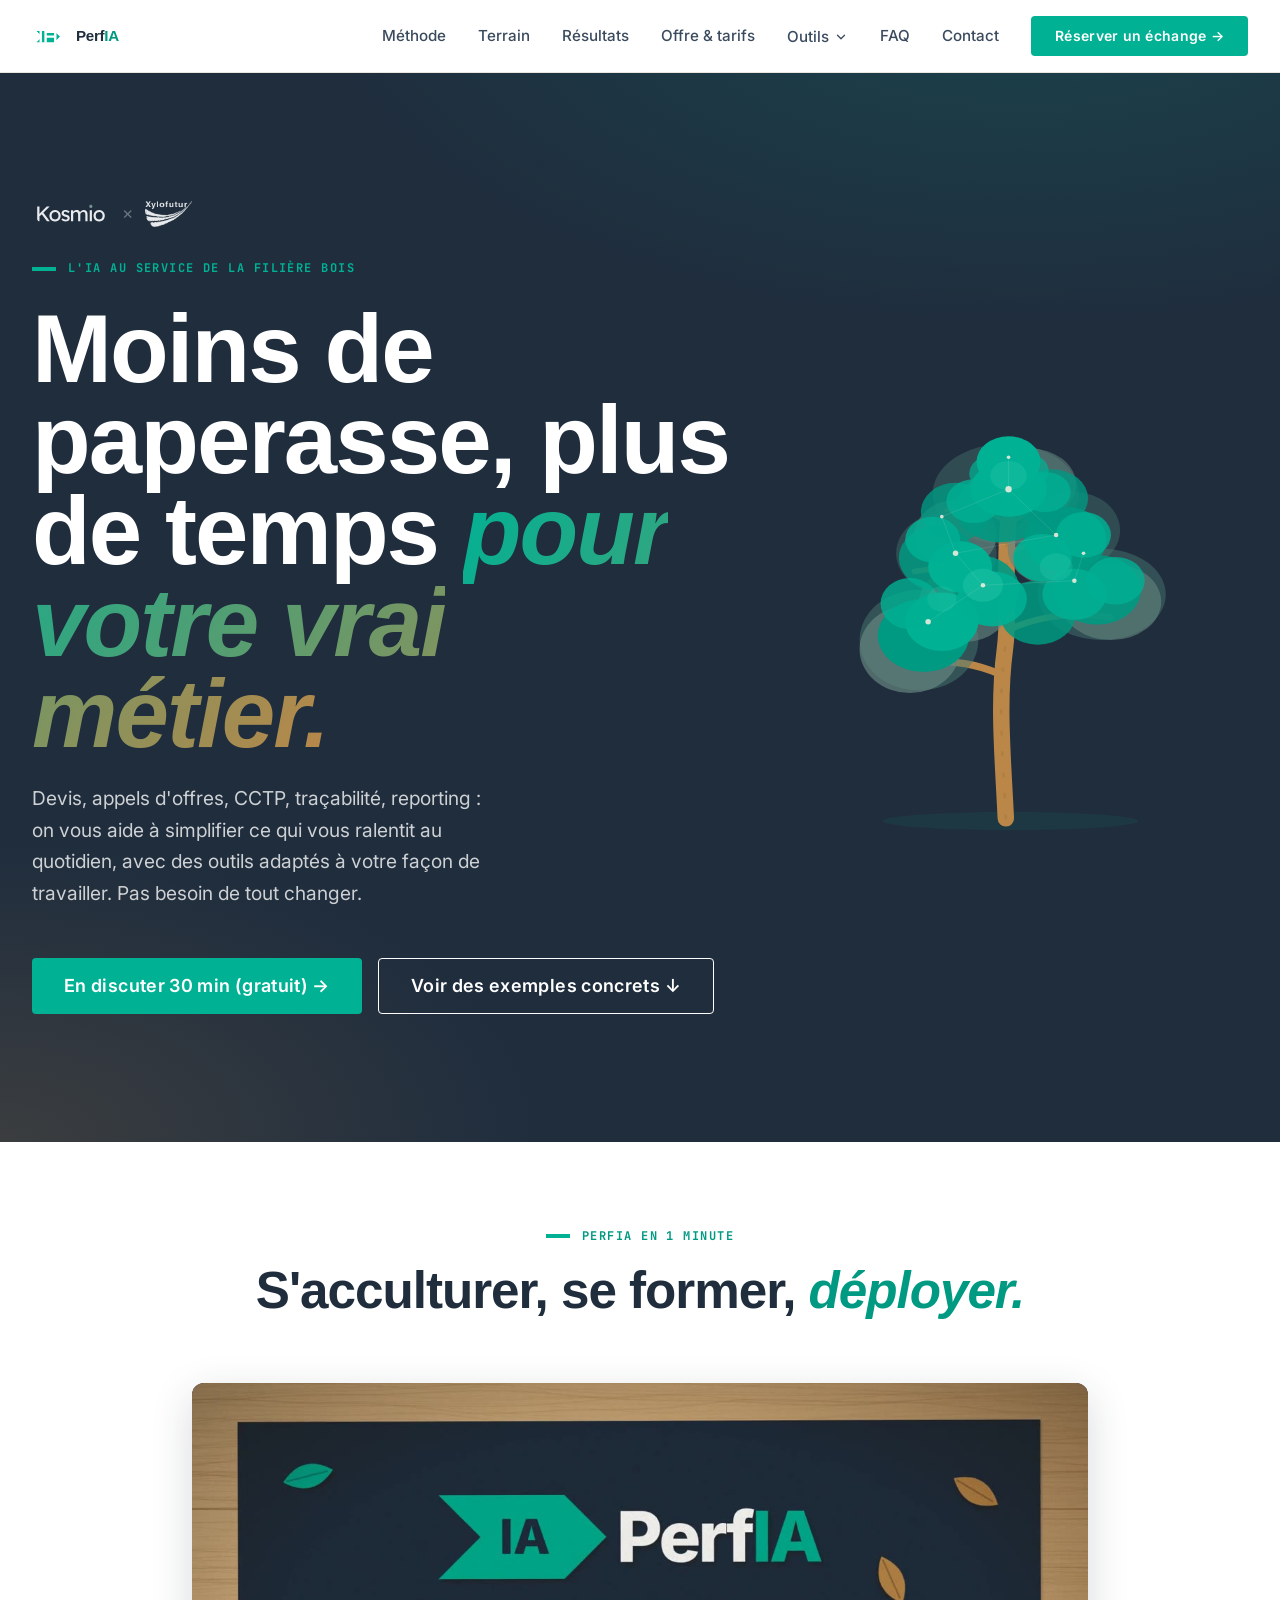
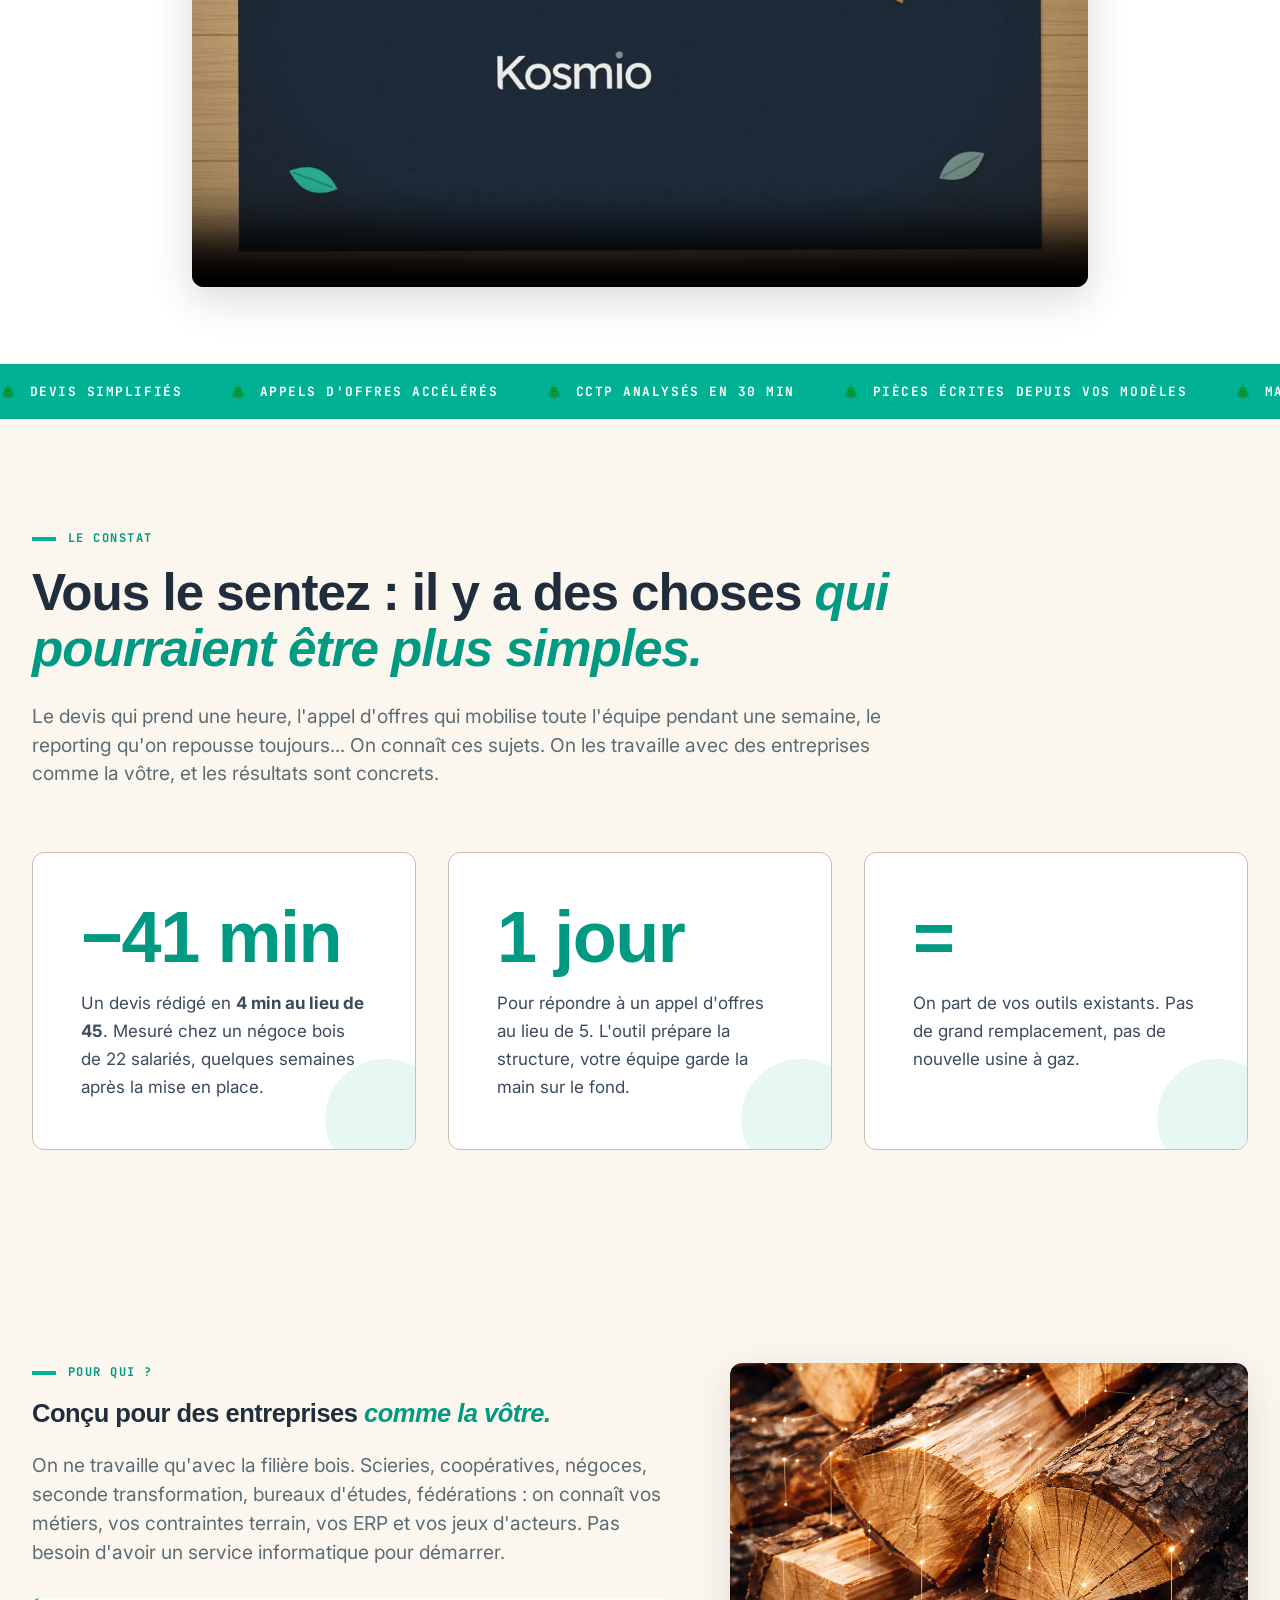
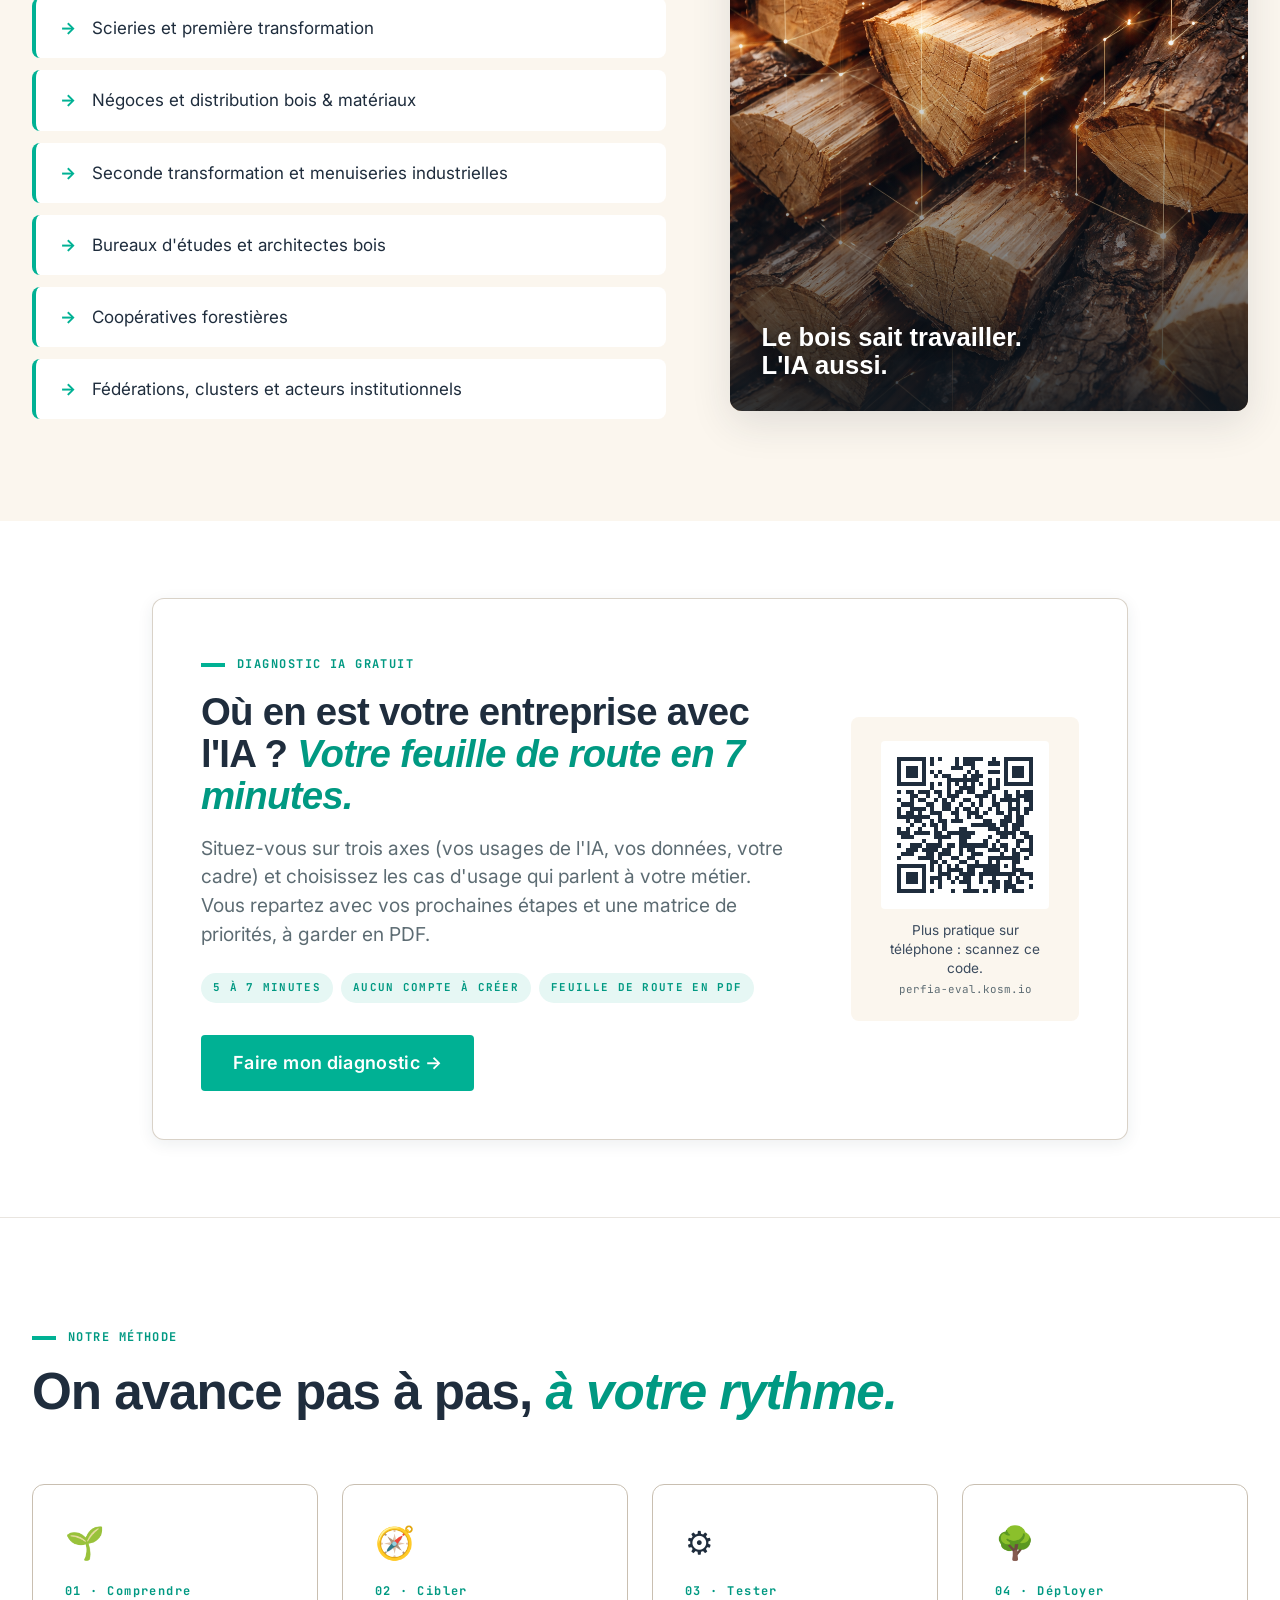
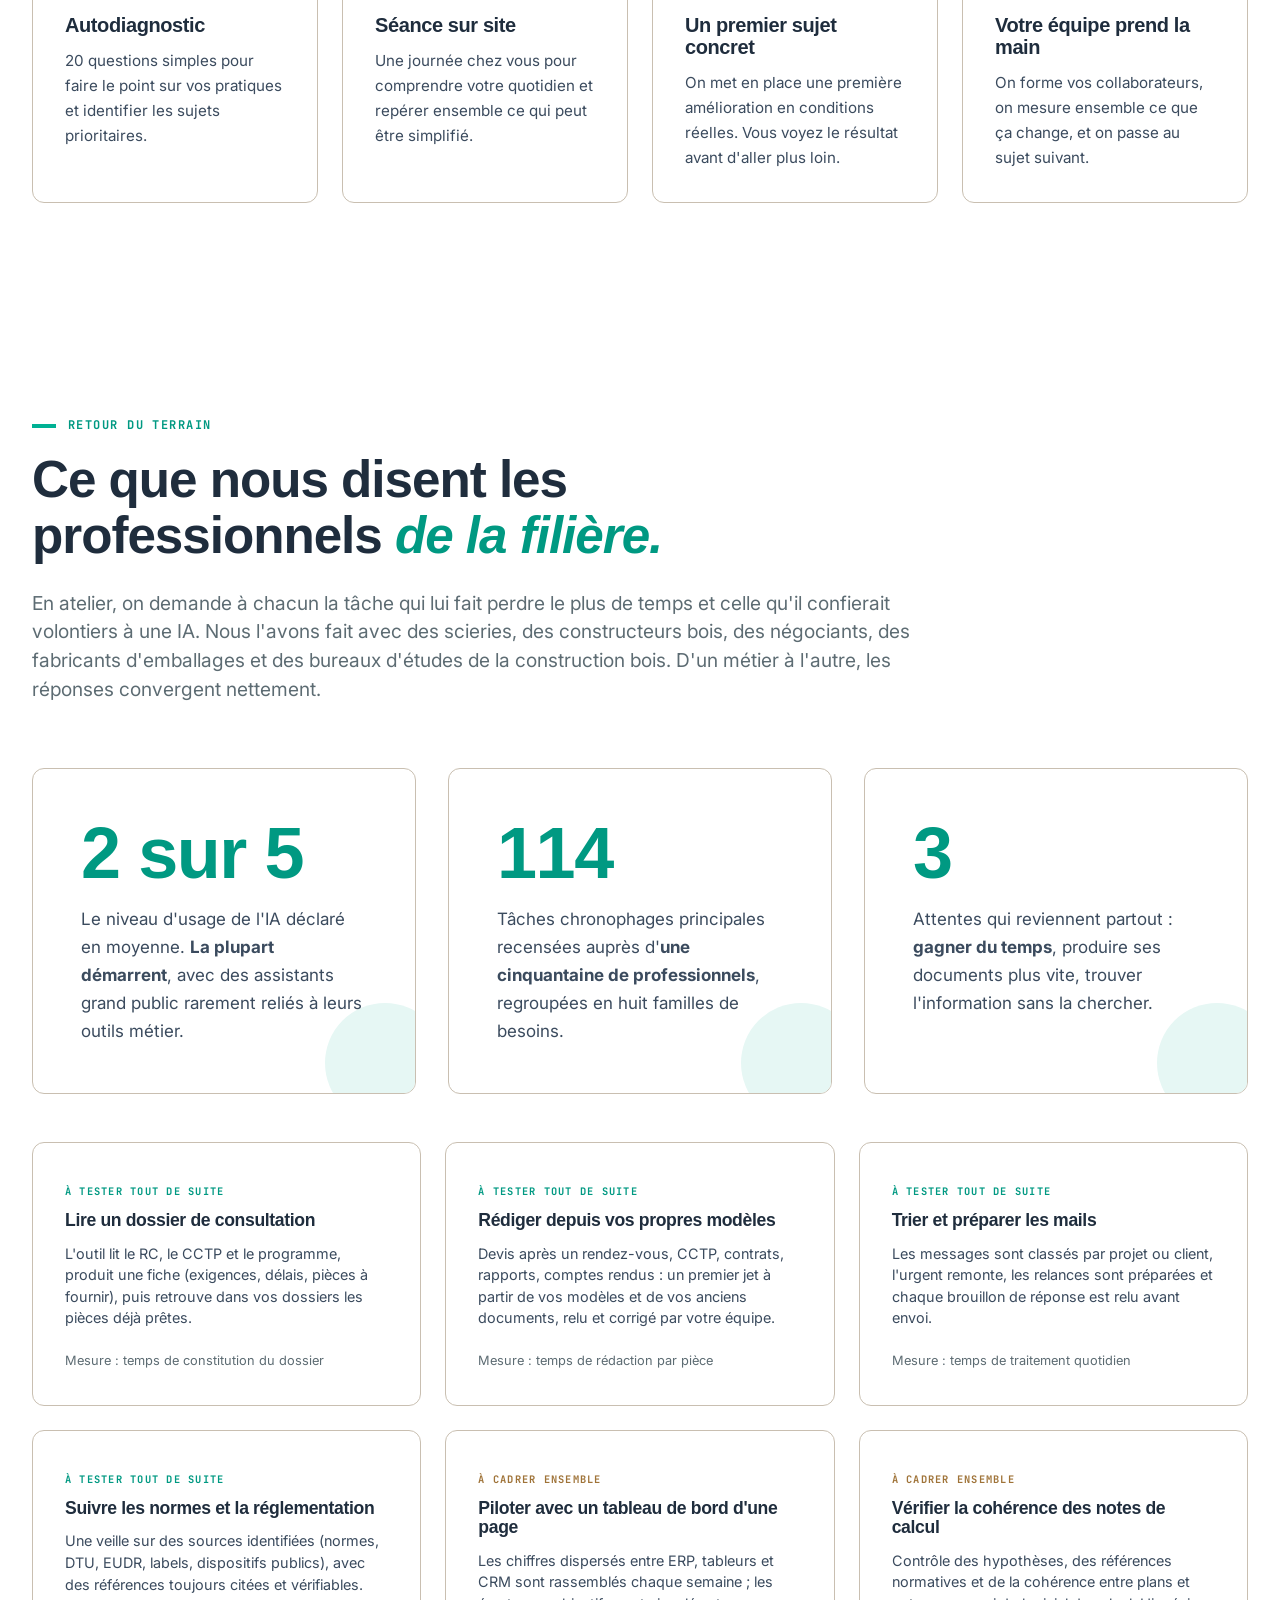
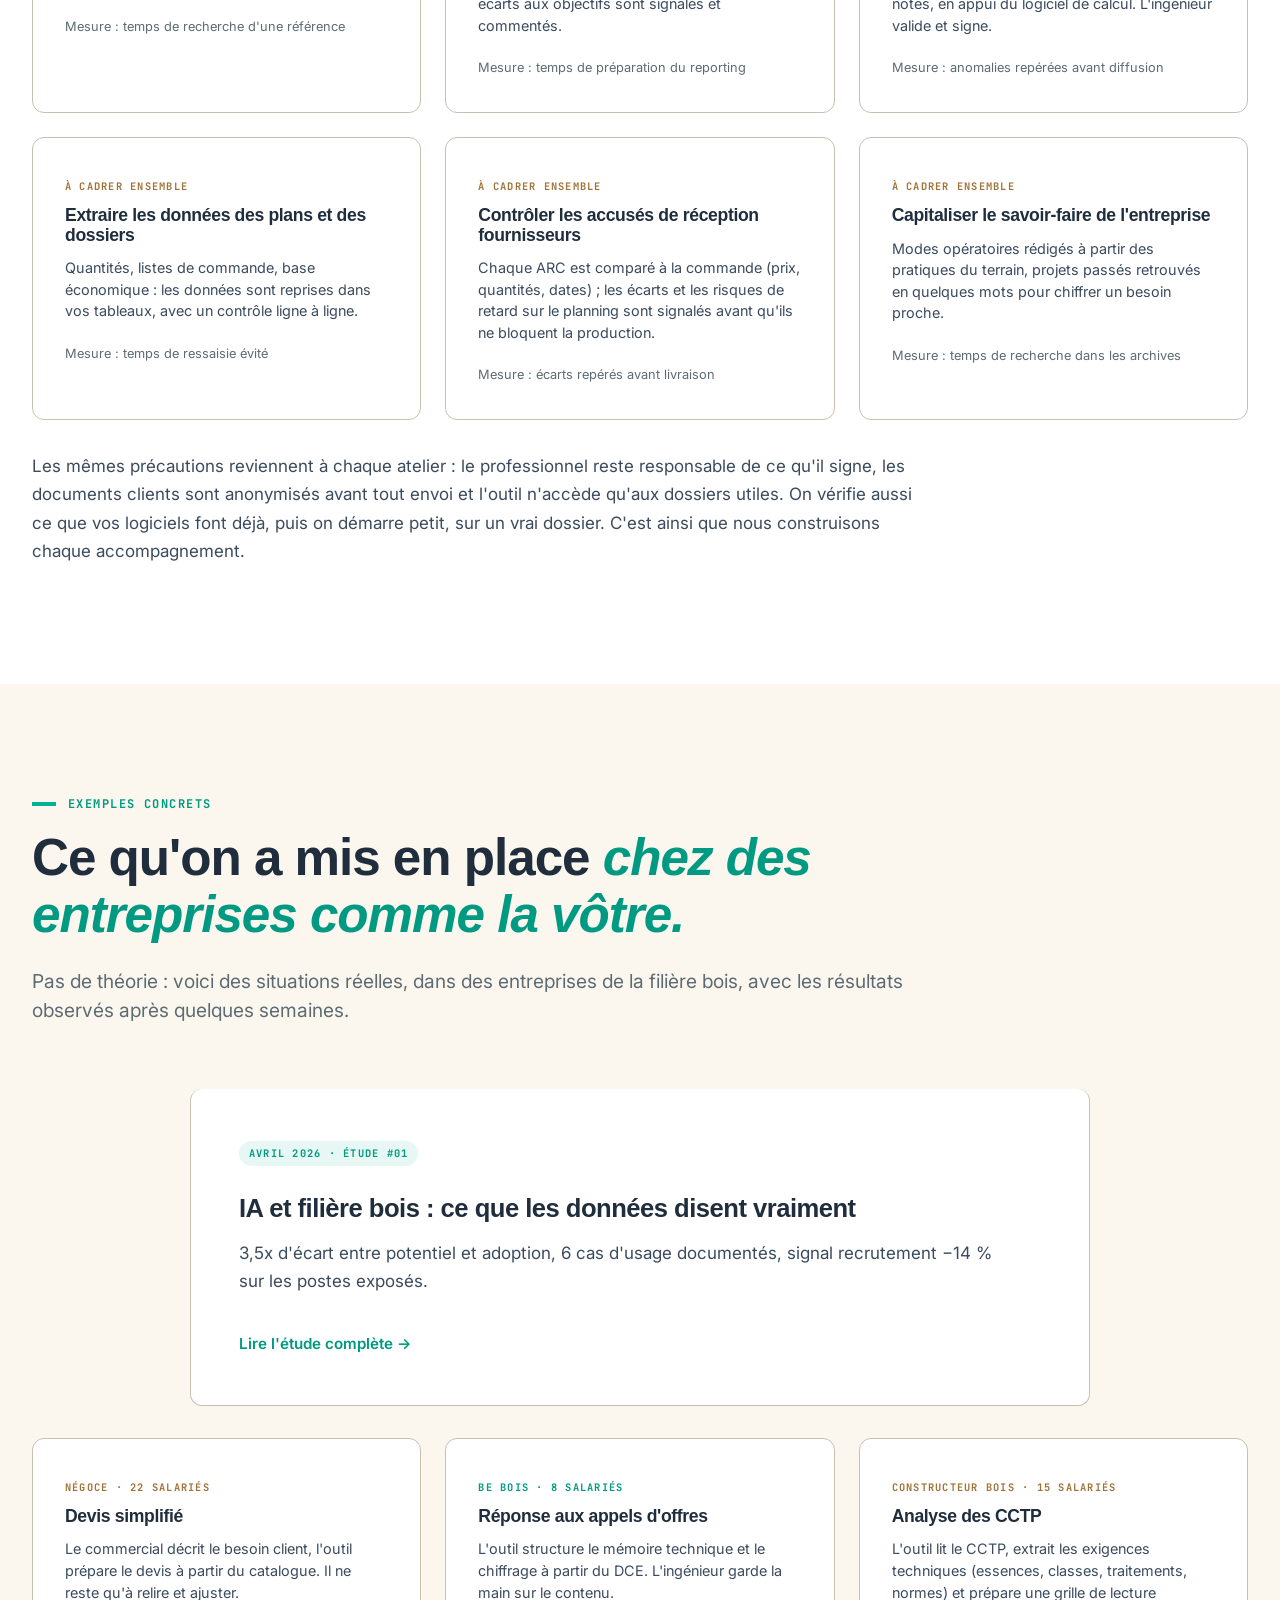
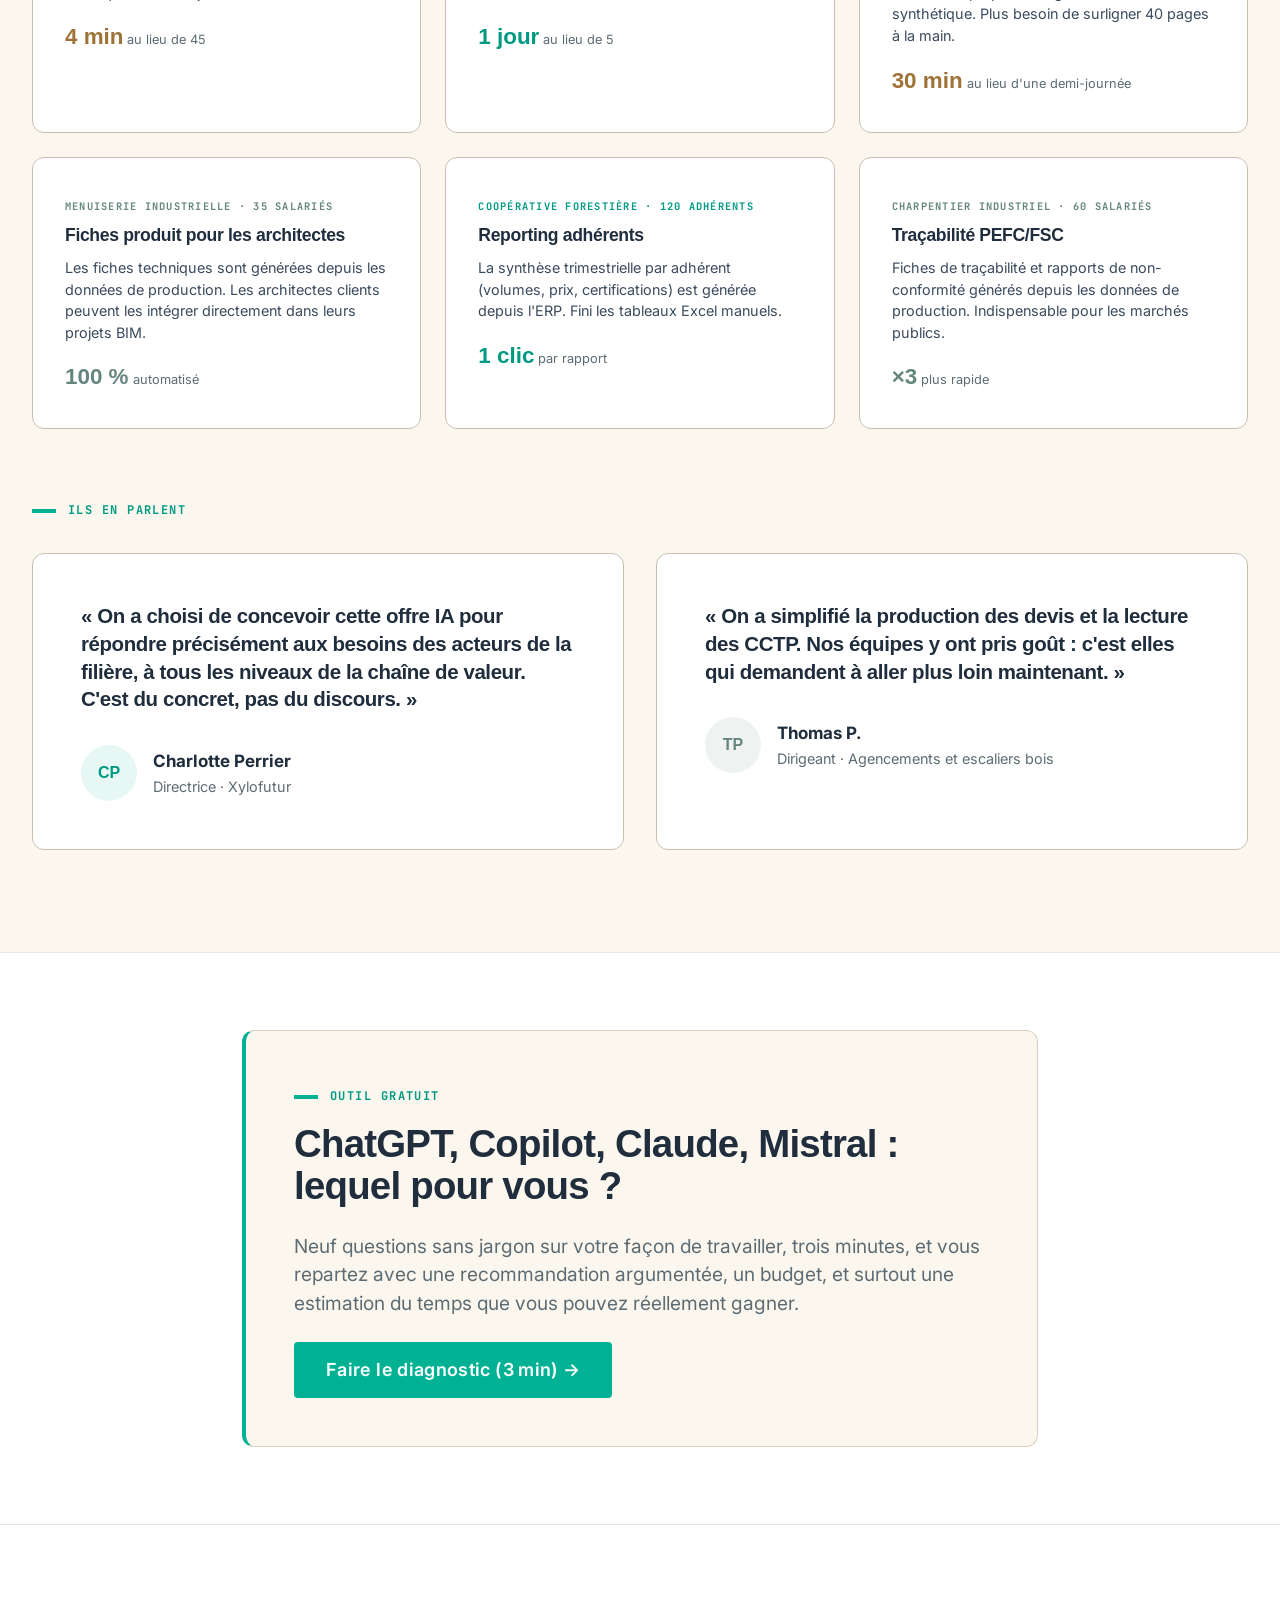
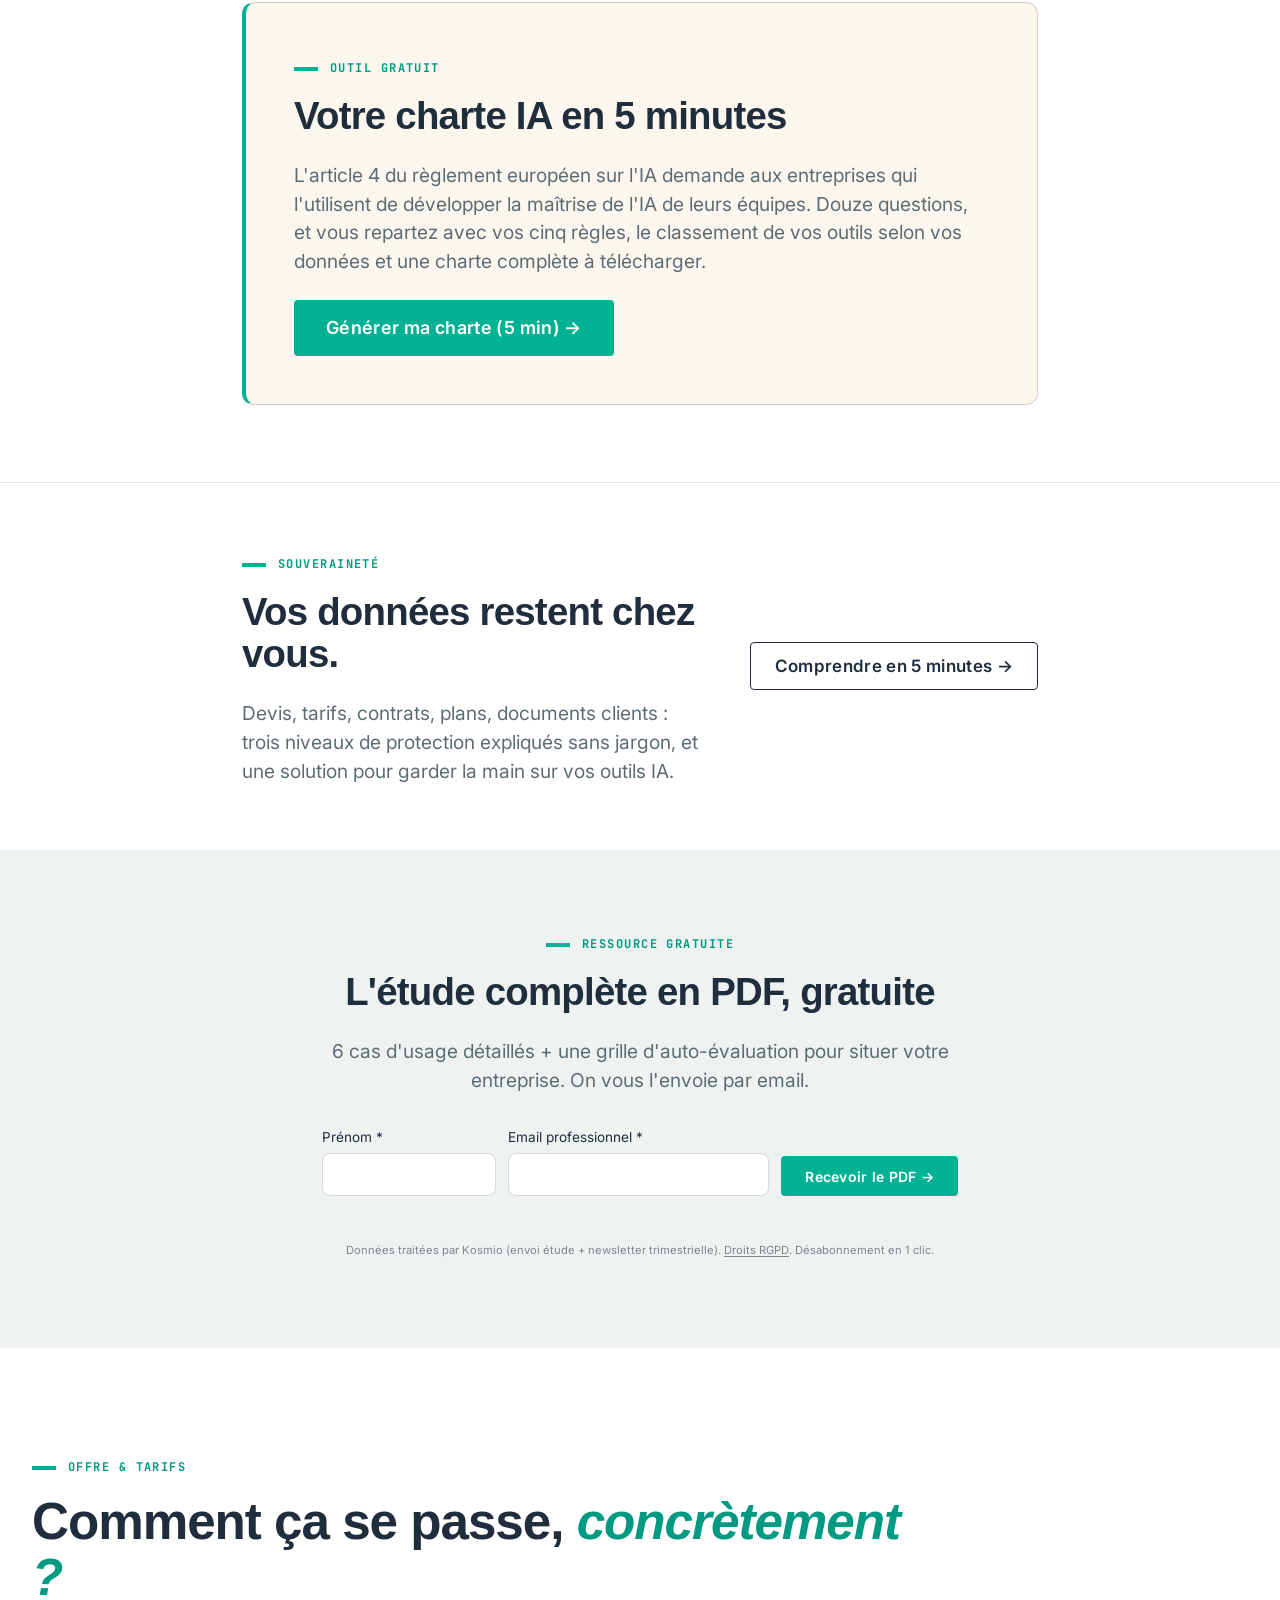
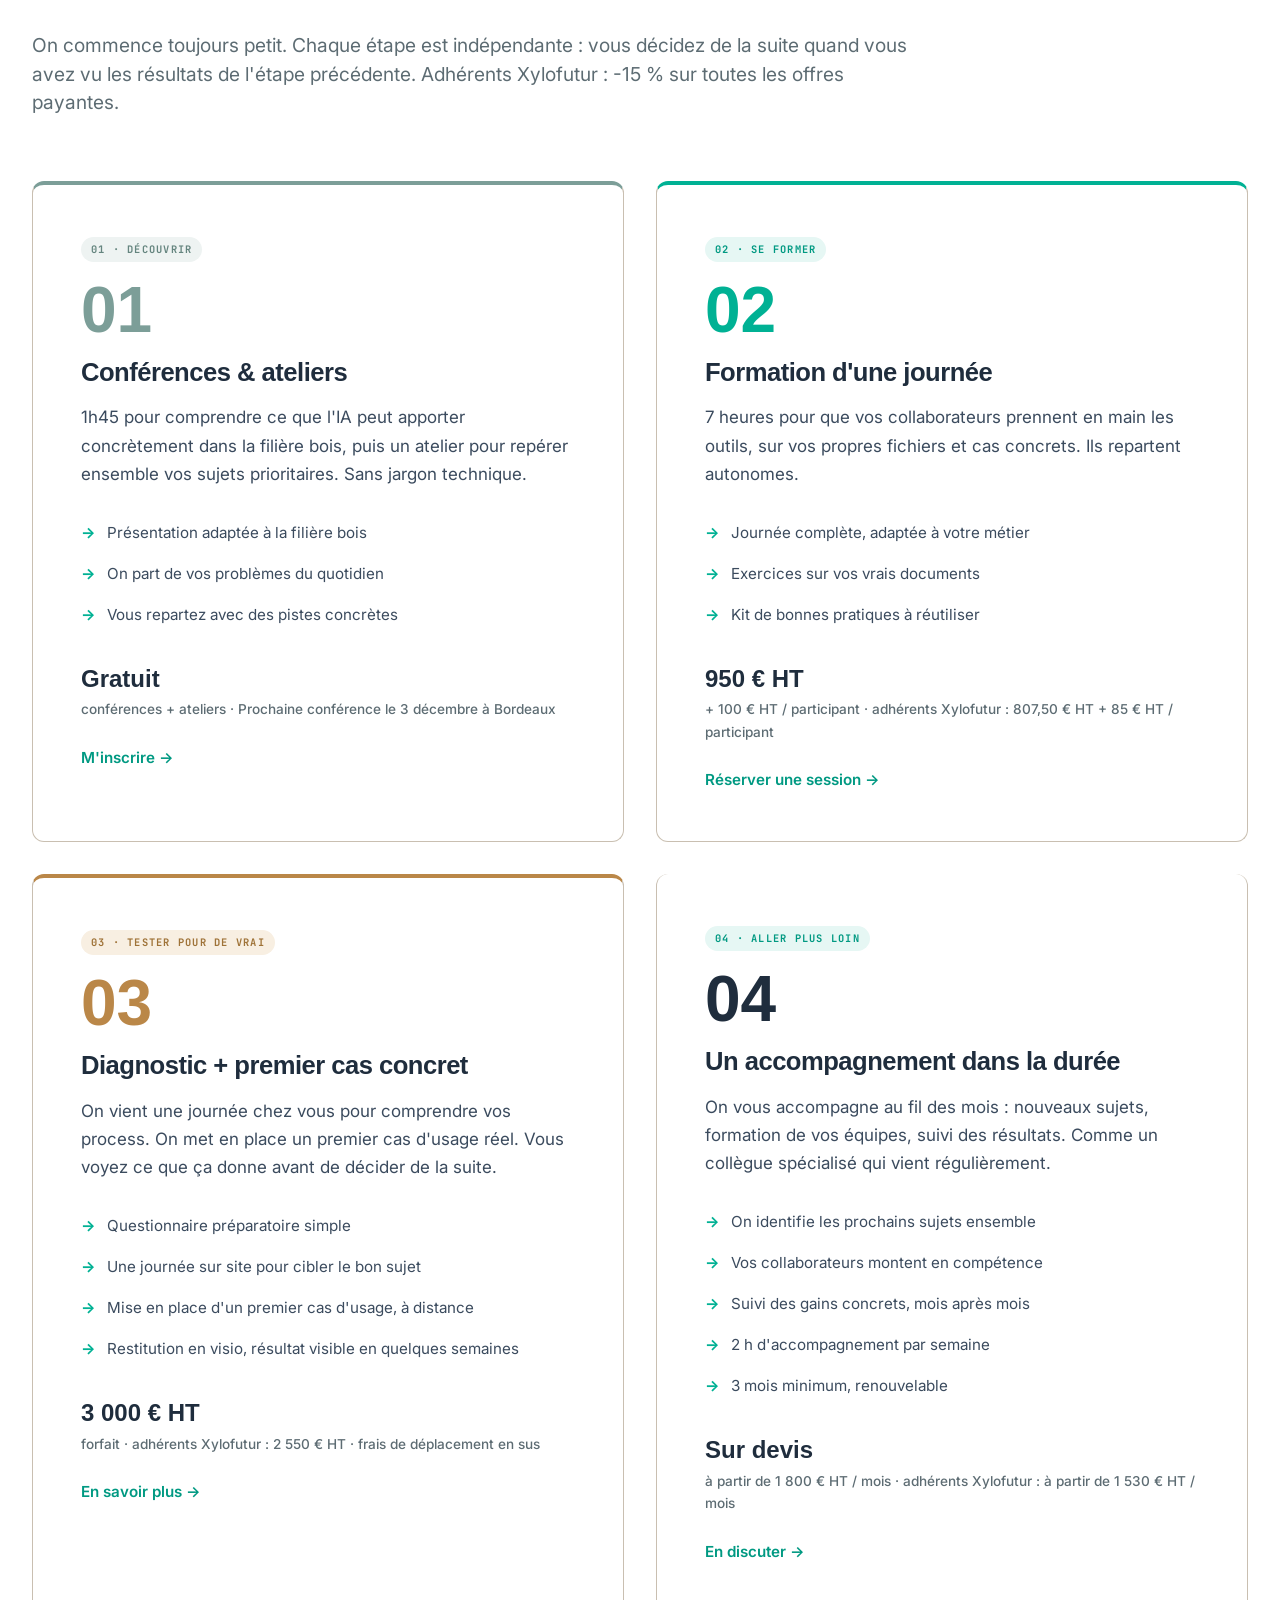
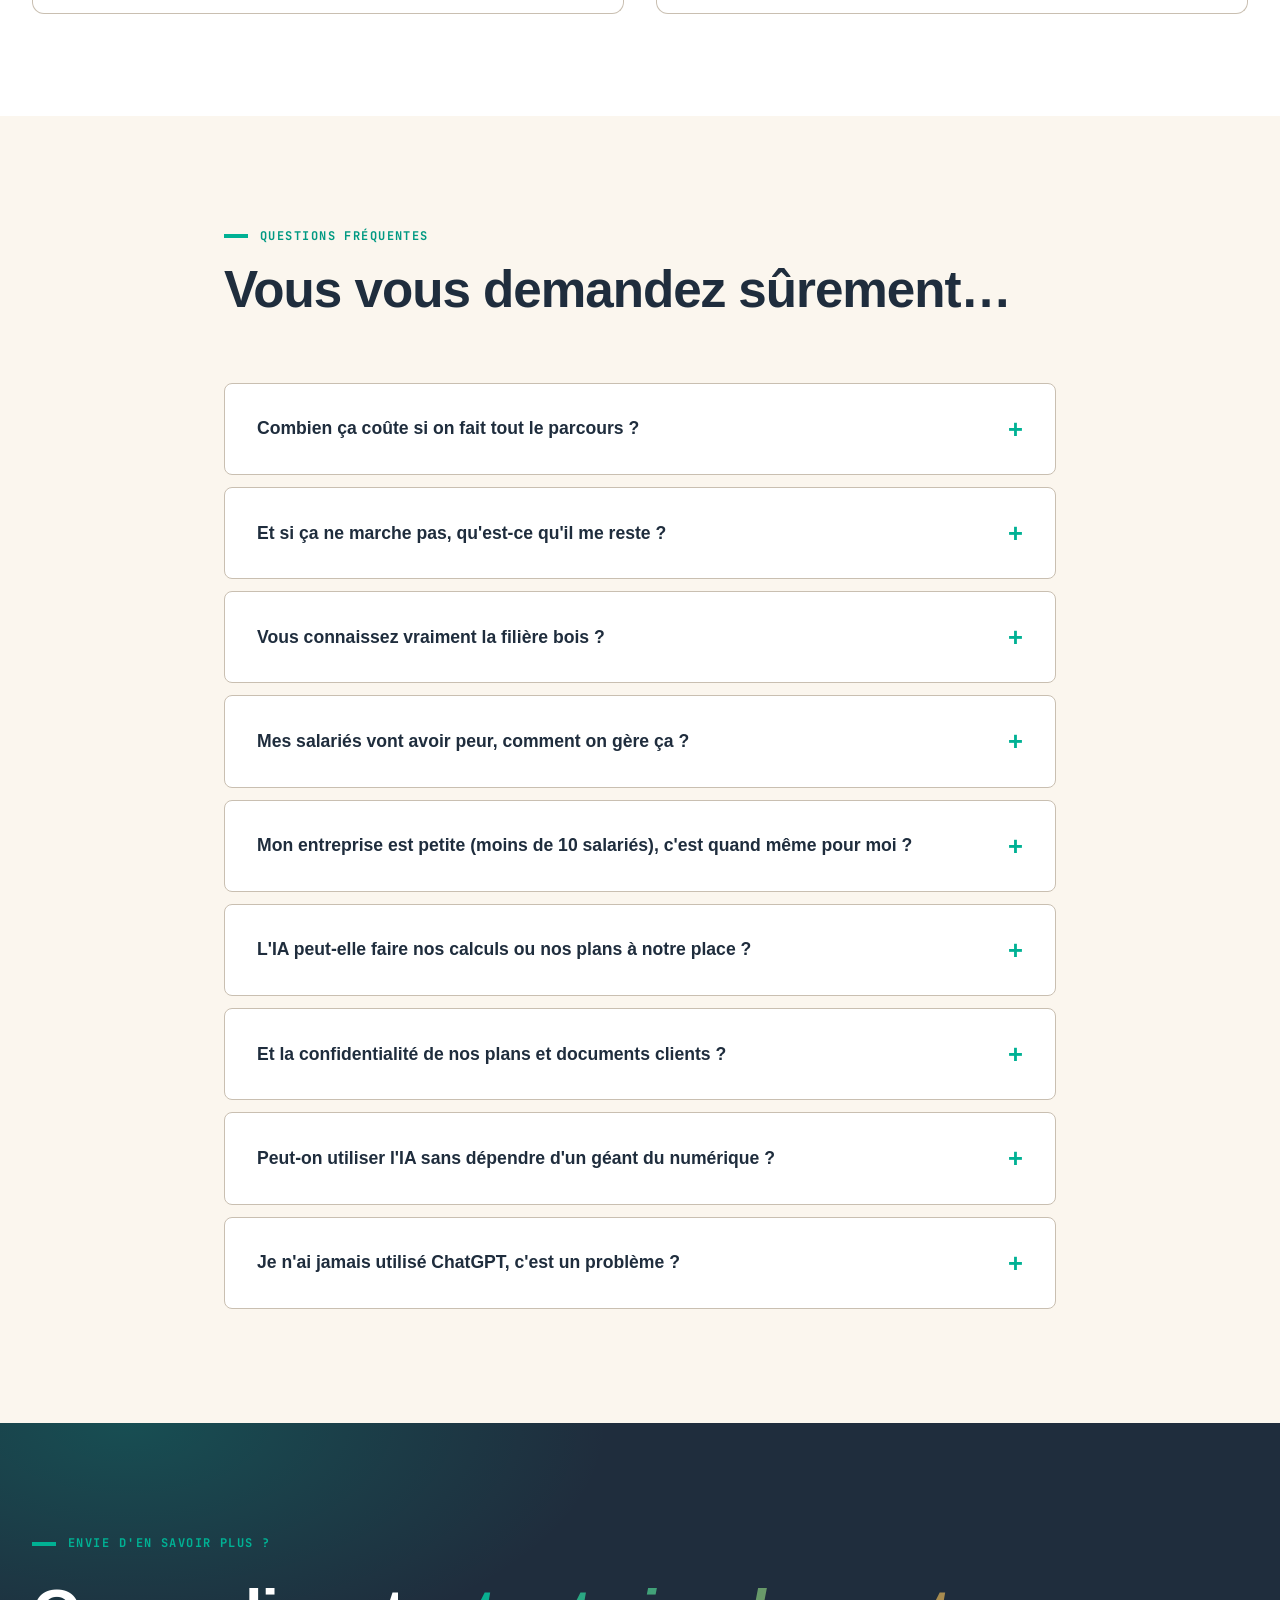
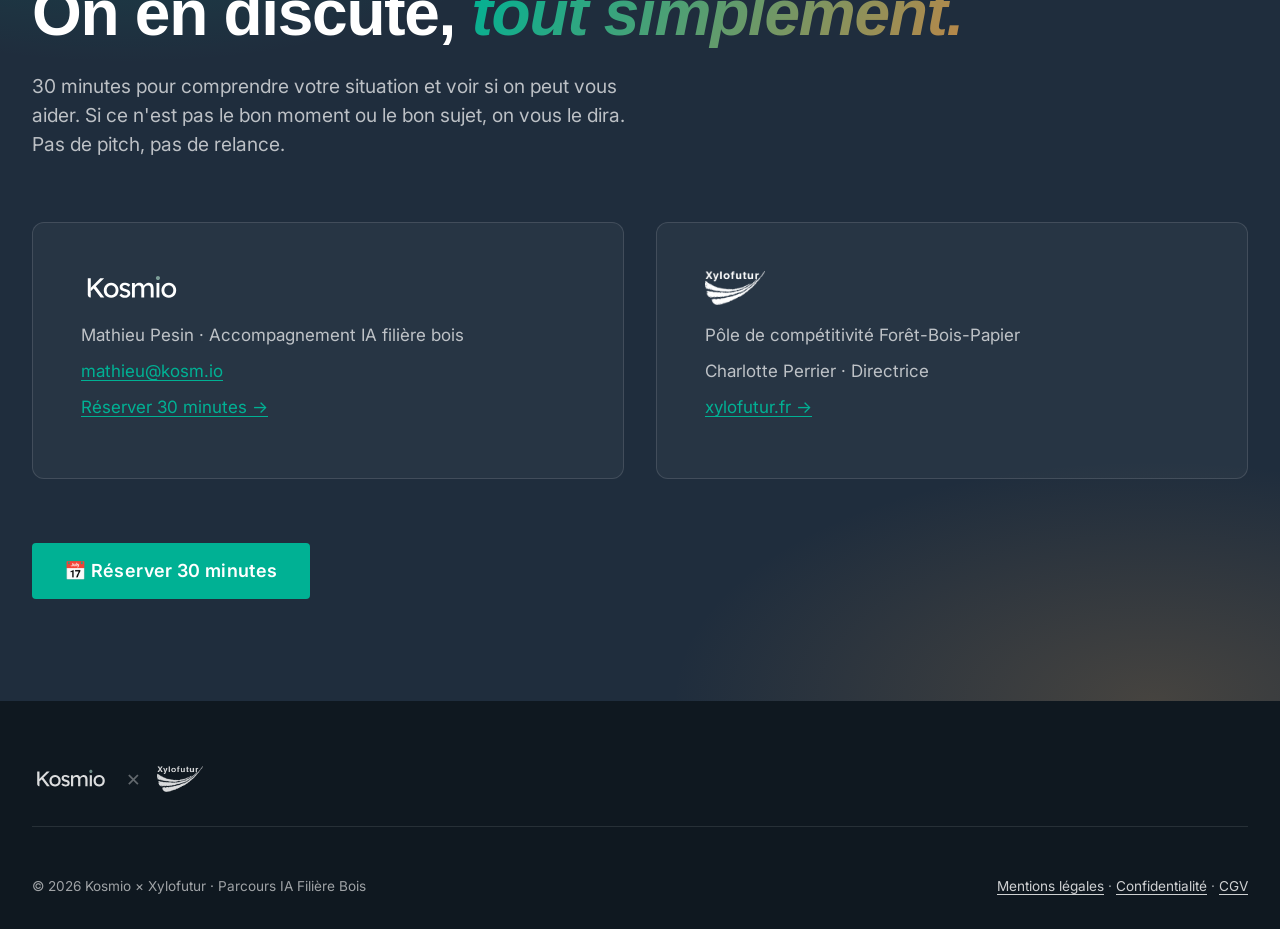
<file: index.html>
<!doctype html>
<html lang="fr">
<head>
<meta charset="utf-8" />
<meta name="viewport" content="width=device-width,initial-scale=1" />
<title>Parcours IA Filière Bois — Kosmio × Xylofutur</title>
<meta name="description" content="Vos devis en 4 min, vos appels d'offres en 1 jour. Un parcours IA en 4 étapes pour la filière bois : comprendre, former, diagnostiquer, déployer — sans jargon, à votre rythme, avec un ROI mesurable." />

<!-- OG / LinkedIn -->
<meta property="og:type" content="website" />
<meta property="og:title" content="Parcours IA Filière Bois — Kosmio × Xylofutur" />
<meta property="og:description" content="Vos devis en 4 min, vos appels d'offres en 1 jour. Un parcours IA concret pour les entreprises de la filière bois." />
<meta property="og:url" content="https://ia-automatisation.kosm.io/" />
<meta property="og:image" content="https://ia-automatisation.kosm.io/assets/og-cover.png" />
<meta property="og:locale" content="fr_FR" />
<meta name="twitter:card" content="summary_large_image" />
<link rel="canonical" href="https://ia-automatisation.kosm.io/" />

<!-- Favicon -->
<link rel="icon" href="assets/favicon.svg" type="image/svg+xml" />

<!-- Fonts -->
<link rel="preconnect" href="https://fonts.googleapis.com">
<link rel="preconnect" href="https://fonts.gstatic.com" crossorigin>
<link rel="stylesheet" href="https://fonts.googleapis.com/css2?family=Inter:wght@400;500;600;700&family=JetBrains+Mono:wght@600;700&display=swap">

<link rel="stylesheet" href="design-system/tokens.css" />
<style>
  /* ============ Layout helpers ============ */
  .wrap { max-width: var(--container-xl); margin-inline:auto; padding-inline: var(--gutter-mobile); }
  @media (min-width:768px){ .wrap{ padding-inline: var(--gutter-tablet);} }
  @media (min-width:1024px){ .wrap{ padding-inline: var(--gutter-desktop);} }

  /* ============ Header ============ */
  header.site {
    position: sticky; top:0; z-index:50;
    background: rgba(255,255,255,0.85);
    backdrop-filter: saturate(180%) blur(12px);
    border-bottom: 1px solid rgba(201,191,177,0.4);
  }
  header.site .wrap { display:flex; align-items:center; justify-content:space-between; height:72px; }
  .brand { display:flex; align-items:center; gap:var(--space-3); text-decoration:none;}
  .brand-logo { height:32px; width:auto; display:block; }
  .brand-name { font-family:var(--font-display); font-weight:700; font-size:.95rem; color:var(--ink-900); letter-spacing:var(--tracking-tight); }
  .brand-name strong { font-weight:800; color:var(--color-accent-hover); }

  /* ============ SR only ============ */
  .sr-only { position:absolute; width:1px; height:1px; padding:0; margin:-1px; overflow:hidden; clip:rect(0,0,0,0); white-space:nowrap; border:0; }

  /* ============ Sticky CTA mobile ============ */
  .sticky-cta {
    position:fixed; bottom:0; left:0; right:0; z-index:40;
    background: var(--ink-900); padding: var(--space-3) var(--space-4);
    transform: translateY(100%); transition: transform .3s var(--ease-out);
    display:flex; justify-content:center; align-items:center;
    box-shadow: 0 -4px 20px rgba(0,0,0,0.15);
  }
  .sticky-cta.visible { transform: translateY(0); }
  .sticky-cta .btn { width:100%; max-width:400px; justify-content:center; }
  @media (min-width:1024px){ .sticky-cta { display:none; } }

  /* ============ Cas d'usage grid ============ */
  .uc-grid {
    display:grid; gap:var(--space-5);
    grid-template-columns: 1fr;
  }
  @media (min-width:600px){ .uc-grid { grid-template-columns: repeat(2, 1fr); } }
  @media (min-width:1000px){ .uc-grid { grid-template-columns: repeat(3, 1fr); } }
  .uc-card {
    background:#fff; border:1px solid var(--grey-300); border-radius:var(--radius-lg);
    padding:var(--space-6);
    transition: transform .3s var(--ease-out), box-shadow .3s var(--ease-out);
  }
  .uc-card:hover { transform:translateY(-3px); box-shadow:var(--shadow-md); }
  .uc-card__label {
    font-family:var(--font-mono); font-size:.65rem; font-weight:700;
    text-transform:uppercase; letter-spacing:var(--tracking-mono);
  }
  .uc-card__title {
    font-family:var(--font-display); font-size:1.1rem; font-weight:700;
    margin:var(--space-2) 0 var(--space-3);
  }
  .uc-card__desc {
    font-size:.9rem; color:var(--ink-700); line-height:1.5;
    margin:0 0 var(--space-4);
  }
  .uc-card__metric {
    font-family:var(--font-display); font-weight:700; font-size:1.4rem;
  }
  .uc-card__unit { font-size:.8rem; color:var(--grey-600); }

  /* ============ Testimonial grid inside proof ============ */
  @media (min-width:900px){ .testimonial-grid { grid-template-columns: 1fr 1fr !important; } }

  /* ============ HERO ============ */
  .hero {
    position:relative; overflow:hidden;
    background: radial-gradient(1200px 600px at 80% -10%, rgba(0,177,148,0.18), transparent 60%),
                radial-gradient(900px 500px at 0% 100%, rgba(186,135,72,0.18), transparent 60%),
                var(--ink-900);
    color: var(--white);
    padding-block: clamp(4rem, 10vw, 9rem);
  }
  .hero .wrap { position:relative; z-index:2; display:grid; gap:var(--space-7); grid-template-columns:1fr;}
  @media (min-width:1024px){ .hero .wrap { grid-template-columns: 1.4fr .9fr; align-items:center;} }
  .hero .eyebrow { color: var(--xf-green-500); }
  .hero .eyebrow::before { background: var(--xf-green-500); }
  .hero-logos { display:flex; align-items:center; gap:var(--space-3); margin-bottom:var(--space-5); }
  .hero-logos img { height:26px; width:auto; display:block; opacity:.9; }
  .hero-logos .x { color: rgba(255,255,255,0.35); font-size:.85rem; }
  .hero h1 {
    color: var(--white);
    font-size: var(--text-display-1);
    line-height: var(--lh-display);
    letter-spacing: var(--tracking-tight);
    margin: var(--space-5) 0 var(--space-5);
  }
  .hero h1 em {
    font-style: italic;
    color: var(--xf-green-500);
    background: linear-gradient(120deg, var(--xf-green-500), var(--xf-gold-500));
    -webkit-background-clip: text; background-clip: text; -webkit-text-fill-color: transparent;
  }
  .hero p.lead {
    font-size: var(--text-lead);
    color: rgba(255,255,255,0.78);
    max-width: 38ch;
    margin: 0 0 var(--space-7);
  }
  .hero .ctas { display:flex; flex-wrap:wrap; gap:var(--space-4);}
  .hero .signature { margin-top: var(--space-7); font-family:var(--font-mono); font-size:.75rem; color: rgba(255,255,255,0.55); letter-spacing:var(--tracking-mono); text-transform:uppercase;}
  .hero .signature b { color: var(--xf-gold-500); }

  /* ===== Tree art ===== */
  .tree {
    position: relative; width:100%; aspect-ratio: 1/1; max-width:480px; margin-inline:auto;
  }
  .tree svg { width:100%; height:100%; overflow: visible;}
  .leaf {
    transform-origin: center;
    animation: sway 8s var(--ease-in-out) infinite;
  }
  .leaf:nth-child(2n){ animation-duration: 10s; animation-delay:-2s;}
  .leaf:nth-child(3n){ animation-duration: 12s; animation-delay:-4s;}
  .leaf:nth-child(5n){ animation-duration: 9s; animation-delay:-1s;}
  @keyframes sway {
    0%,100% { transform: translateY(0) rotate(0); }
    50%     { transform: translateY(-4px) rotate(1.5deg); }
  }

  /* ============ Marquee ============ */
  .marquee {
    background: var(--xf-green-500); color:#fff;
    padding: var(--space-4) 0;
    overflow:hidden; border-block: 1px solid rgba(0,0,0,0.08);
  }
  .marquee__track {
    display:flex; gap: var(--space-7); white-space:nowrap;
    animation: scroll 35s linear infinite;
    font-family: var(--font-mono); font-weight:700; text-transform:uppercase; letter-spacing: var(--tracking-mono); font-size:.8rem;
  }
  .marquee__track span::before { content:"🌲"; margin-right: var(--space-3); }
  @keyframes scroll { from{transform:translateX(0)} to{transform:translateX(-50%)} }

  /* ============ Sections common ============ */
  section { padding-block: clamp(4rem, 8vw, 8rem); }
  .section-head { max-width: 56rem; margin-bottom: var(--space-8); }
  .section-head h2 { font-size: var(--text-h1); margin-top: var(--space-4); }
  .section-head h2 em, h2 em { font-style: italic; color: var(--xf-green-600); }
  .level-card--featured { /* same size as others in 2x2 grid */ }

  /* ============ CTA diagnostic IA (perfia-eval) ============ */
  .diag-cta { background: var(--white); padding-block: clamp(3rem, 6vw, 5rem); border-bottom: 1px solid rgba(201,191,177,.4); }
  .diag-card {
    display:grid; gap: var(--space-6); align-items:center;
    background:#fff; border:1px solid rgba(201,191,177,.7); border-radius: var(--radius-lg);
    padding: clamp(1.5rem, 4vw, var(--space-7)); box-shadow: var(--shadow-md);
  }
  @media (min-width:768px){ .diag-card { grid-template-columns: 1fr auto; gap: var(--space-8); } }
  .diag-card h2 { font-size: var(--text-h2); margin: var(--space-4) 0; }
  .diag-card .t-lead { max-width: 54ch; margin: 0 0 var(--space-5); }
  .diag-points { list-style:none; padding:0; margin: 0 0 var(--space-6); display:flex; flex-wrap:wrap; gap: var(--space-2); }
  .diag-points li {
    font-family: var(--font-mono); font-size:.68rem; font-weight:700; text-transform:uppercase;
    letter-spacing: var(--tracking-mono); color: var(--xf-green-600); background: var(--xf-green-50);
    padding: 6px 12px; border-radius: var(--radius-pill);
  }
  .diag-qr { display:none; margin:0; padding: var(--space-5); background: var(--xf-sand-100); border-radius: var(--radius-md); text-align:center; }
  @media (min-width:768px){ .diag-qr { display:block; } }
  .diag-qr img { display:block; width:168px; height:168px; margin-inline:auto; border-radius: var(--radius-sm); }
  .diag-qr figcaption { margin-top: var(--space-3); font-size:.85rem; line-height:1.4; color: var(--ink-700); max-width: 20ch; margin-inline:auto; }
  .diag-qr figcaption span { display:block; margin-top: var(--space-1); font-family: var(--font-mono); font-size:.68rem; color: var(--grey-600); }

  /* ============ Accroche souveraineté ============ */
  .teaser { display:grid; gap: var(--space-5); align-items:center; }
  @media (min-width:768px){ .teaser { grid-template-columns: 1fr auto; gap: var(--space-7); } }
  .teaser .btn { justify-self:start; white-space:nowrap; }

  /* ============ Stats (pourquoi maintenant) ============ */
  .why { background: var(--xf-sand-100); }
  .stats { display:grid; gap: var(--space-6); grid-template-columns:1fr; }
  @media (min-width:768px){ .stats { grid-template-columns: repeat(3, 1fr);} }
  .stat {
    background:#fff; border:1px solid var(--grey-300); border-radius: var(--radius-lg);
    padding: var(--space-7); position:relative; overflow:hidden;
    transition: transform .3s var(--ease-out), box-shadow .3s var(--ease-out);
  }
  .stat:hover { transform: translateY(-4px); box-shadow: var(--shadow-lg); }
  .stat::after {
    content:""; position:absolute; right:-30px; bottom:-30px; width:120px;height:120px;
    background: var(--xf-green-50); border-radius:50%;
  }
  .stat .num {
    font-family: var(--font-display); font-weight:700; color: var(--xf-green-600);
    font-size: clamp(3rem, 6vw, 4.5rem); line-height:1; letter-spacing: var(--tracking-tight);
    position:relative; z-index:1;
  }
  .stat p { position:relative; z-index:1; color: var(--ink-700); margin: var(--space-4) 0 0;}

  /* ============ Levels ============ */
  .levels-grid { display:grid; gap: var(--space-6); grid-template-columns:1fr; }
  @media (min-width:768px){ .levels-grid { grid-template-columns: repeat(2, 1fr);} }
  .level-card {
    background:#fff;
    transition: transform .35s var(--ease-out), box-shadow .35s var(--ease-out);
  }
  .level-card .badge {
    display:inline-block; padding: 4px 10px; border-radius: var(--radius-pill);
    font-family: var(--font-mono); font-size:.65rem; font-weight:700; text-transform:uppercase;
    letter-spacing: var(--tracking-mono); margin-bottom: var(--space-4);
    background: var(--xf-green-50); color: var(--xf-green-600);
  }
  .level-card[data-level="1"] .badge { background: var(--km-sage-50); color: var(--km-sage-600); }
  .level-card[data-level="3"] .badge { background: var(--xf-gold-50); color: var(--xf-gold-600); }
  .level-card h3 { font-size: var(--text-h3); margin-bottom: var(--space-3); }
  .level-card p { color: var(--ink-700); margin-bottom: var(--space-5);}
  .level-card .price { font-family: var(--font-display); font-weight:700; font-size: 1.5rem; color: var(--ink-900);}
  .level-card .price small { font-family: var(--font-body); font-weight:500; font-size:.85rem; color: var(--grey-600); display:block;}
  .level-card ul { list-style:none; padding:0; margin: var(--space-5) 0; }
  .level-card ul li { display:flex; align-items:flex-start; gap:var(--space-3); padding:var(--space-2) 0; color: var(--ink-700); font-size:.95rem;}
  .level-card ul li::before { content:"→"; flex:none; color: var(--xf-green-500); font-weight:700;}
  .level-card .cta { margin-top: var(--space-5); display:inline-flex; align-items:center; gap:var(--space-3);
                     color: var(--xf-green-600); font-weight:600; text-decoration:none; font-size:.95rem;}
  .level-card .cta:hover { color: var(--xf-green-500); }

  /* ============ Pour qui ============ */
  .for-who { background: var(--xf-sand-100); }
  .for-who .grid { display:grid; gap: var(--space-8); grid-template-columns:1fr; align-items:center;}
  @media (min-width:900px){ .for-who .grid { grid-template-columns: 1.1fr .9fr;} }
  .for-who ul { list-style:none; padding:0; margin: var(--space-6) 0 0; display:grid; gap: var(--space-3);}
  .for-who li { display:flex; gap:var(--space-4); align-items:center; padding: var(--space-4) var(--space-5); background:#fff; border-radius: var(--radius-md); border-left: 4px solid var(--xf-green-500); }
  .for-who li::before { content:"→"; color: var(--xf-green-500); font-weight:700;}
  .for-who li sup { font-size: 0.65em; vertical-align: super; line-height: 0; margin: 0 1px 0 0; }
  .for-who .visual {
    aspect-ratio: 4/5; border-radius: var(--radius-lg);
    background-image: url('assets/bois-ia.png');
    background-size: cover; background-position: center;
    position:relative; overflow:hidden;
    box-shadow: var(--shadow-lg);
  }
  .for-who .visual::after {
    content:""; position:absolute; inset:0;
    background: linear-gradient(180deg, rgba(15,24,32,0) 40%, rgba(15,24,32,0.85) 100%);
  }
  .for-who .visual span {
    position:absolute; z-index:2; bottom: var(--space-6); left: var(--space-6); right: var(--space-6);
    color:#fff; font-family: var(--font-display); font-size: 1.6rem; font-weight:700; line-height:1.1;
    text-shadow: 0 2px 12px rgba(0,0,0,0.5);
  }

  /* ============ Méthode 4 étapes ============ */
  .steps { display:grid; gap: var(--space-5); grid-template-columns:1fr; }
  @media (min-width:768px){ .steps { grid-template-columns: repeat(2, 1fr);} }
  @media (min-width:1100px){ .steps { grid-template-columns: repeat(4, 1fr);} }
  .step {
    background:#fff; border:1px solid var(--grey-300); border-radius: var(--radius-lg);
    padding: var(--space-6); position:relative; overflow:hidden;
    transition: transform .3s var(--ease-out);
  }
  .step:hover { transform: translateY(-4px); }
  .step .num {
    font-family: var(--font-mono); font-size:.75rem; font-weight:700; color: var(--xf-green-600);
    letter-spacing: var(--tracking-mono);
  }
  .step h4 { font-family: var(--font-display); font-size:1.25rem; margin: var(--space-3) 0 var(--space-3);}
  .step p { color: var(--ink-700); font-size: .95rem; margin:0;}
  .step .ico { font-size: 2rem; margin-bottom: var(--space-3); display:block;}

  /* ============ Témoignage ============ */
  .testimonial { background: var(--xf-sand-100); }
  .testimonial .grid { display:grid; gap: var(--space-6); grid-template-columns:1fr; margin-top: var(--space-7);}
  @media (min-width: 900px){ .testimonial .grid { grid-template-columns: 1fr 1fr; gap: var(--space-7);} }
  .testimonial .card {
    background:#fff; border:1px solid var(--grey-300); border-radius: var(--radius-lg);
    padding: var(--space-7);
    display:flex; flex-direction:column;
    transition: transform .3s var(--ease-out), box-shadow .3s var(--ease-out);
  }
  .testimonial .card:hover { transform: translateY(-4px); box-shadow: var(--shadow-lg);}
  .testimonial .quote {
    font-family: var(--font-display); font-weight:700;
    font-size: clamp(1.15rem, 1.6vw, 1.4rem);
    line-height: 1.35; letter-spacing: var(--tracking-tight);
    flex: 1; margin: 0 0 var(--space-6);
  }
  .testimonial .quote::before { content:"« "; color: var(--xf-green-500);}
  .testimonial .quote::after  { content:" »"; color: var(--xf-green-500);}
  .testimonial .who { display:flex; align-items:center; gap: var(--space-4);}
  .testimonial .avatar { width:56px;height:56px;border-radius:50%; background: linear-gradient(135deg, var(--xf-gold-500), var(--km-sage-500)); flex:none;}
  .testimonial .who b { display:block; }
  .testimonial .who span { color: var(--grey-600); font-size:.9rem;}

  /* ============ FAQ ============ */
  .faq { background: var(--xf-sand-100); }
  .faq details {
    background:#fff; border:1px solid var(--grey-300); border-radius: var(--radius-md);
    padding: var(--space-5) var(--space-6); margin-bottom: var(--space-3); cursor:pointer;
    transition: border-color .2s ease;
  }
  .faq details[open]{ border-color: var(--xf-green-500); }
  .faq summary { font-family: var(--font-display); font-weight:700; font-size: 1.1rem; list-style:none; display:flex; justify-content:space-between; align-items:center; gap:var(--space-4);}
  .faq summary::-webkit-details-marker { display:none; }
  .faq summary::after { content:"+"; font-size: 1.6rem; color: var(--xf-green-500); transition: transform .3s ease;}
  .faq details[open] summary::after { transform: rotate(45deg); }
  .faq details p { margin: var(--space-4) 0 0; color: var(--ink-700); }

  /* ============ CTA final ============ */
  .final {
    background:
      radial-gradient(800px 400px at 90% 100%, rgba(186,135,72,0.25), transparent 60%),
      radial-gradient(800px 400px at 10% 0%, rgba(0,177,148,0.25), transparent 60%),
      var(--ink-900);
    color:#fff;
  }
  .final h2 { color:#fff; font-size: var(--text-display-2); }
  .final .grid { display:grid; gap: var(--space-6); grid-template-columns:1fr; margin-top: var(--space-8);}
  @media (min-width:768px){ .final .grid { grid-template-columns: 1fr 1fr;} }
  .contact-card {
    background: rgba(255,255,255,0.04);
    border: 1px solid rgba(255,255,255,0.12);
    border-radius: var(--radius-lg);
    padding: var(--space-7);
  }
  .contact-card h3 { color:#fff; font-size: 1.4rem; margin-bottom: var(--space-3);}
  .contact-card p { color: rgba(255,255,255,0.7); margin: var(--space-2) 0;}
  .contact-card a { color: var(--xf-green-500);}
  .contact-logo { height: 34px; width:auto; display:block; margin-bottom: var(--space-4); }

  /* ============ Footer ============ */
  footer.site {
    background: #0f1820; color: rgba(255,255,255,0.6);
    padding: var(--space-8) 0 var(--space-6);
    font-size: .85rem;
  }
  footer.site .wrap { display:flex; flex-wrap:wrap; gap: var(--space-5); justify-content:space-between; align-items:center;}
  footer.site a { color: rgba(255,255,255,0.8);}
  .footer-brands { display:flex; align-items:center; gap: var(--space-4); width:100%; padding-bottom: var(--space-6); margin-bottom: var(--space-5); border-bottom: 1px solid rgba(255,255,255,0.1);}
  .footer-brands img { height: 26px; width:auto; display:block; opacity:.85; }
  .footer-brands .x { color: rgba(255,255,255,0.35); font-size: 1.1rem; }

  /* ============ Reveal on scroll ============ */
  .reveal { opacity:0; transform: translateY(20px); transition: opacity .8s var(--ease-out), transform .8s var(--ease-out);}
  .reveal.in { opacity:1; transform:none;}
</style>
<link rel="stylesheet" href="assets/site-nav.css?v=1" />
<script src="assets/site-nav.js?v=1" defer></script>
</head>
<body>

<header class="site">
  <div class="wrap">
    <a href="#" class="brand">
      <img src="assets/logo-white.svg" alt="PerfIA" class="brand-logo">
      <span class="brand-name">Perf<strong>IA</strong></span>
    </a>
    <nav class="primary" id="nav-primary" aria-label="Principal">
      <a href="#methode">Méthode</a>
      <a href="#terrain">Terrain</a>
      <a href="#etudes">Résultats</a>
      <a href="#offre">Offre &amp; tarifs</a>
      <div class="nav-dd">
        <button type="button" class="nav-dd__btn" aria-expanded="false" aria-controls="nav-outils">Outils<svg class="nav-dd__chev" width="14" height="14" viewBox="0 0 24 24" fill="none" stroke="currentColor" stroke-width="2.2" stroke-linecap="round" stroke-linejoin="round" aria-hidden="true"><polyline points="6 9 12 15 18 9"/></svg></button>
        <div class="nav-dd__menu" id="nav-outils">
          <a href="https://mooc-ia.kosm.io/charte/?utm_source=perfia&amp;utm_medium=nav" target="_blank" rel="noopener"><span class="nav-dd__title">Charte IA <span class="nav-dd__ext" aria-hidden="true">↗</span></span><span class="nav-dd__desc">La charte IA de votre entreprise en 5 minutes</span></a>
          <a href="choix-ia.html"><span class="nav-dd__title">Quel outil IA&nbsp;?</span><span class="nav-dd__desc">Trouver l'abonnement adapté à vos usages</span></a>
          <a href="souverainete.html"><span class="nav-dd__title">Souveraineté</span><span class="nav-dd__desc">Vos outils IA sur un serveur à votre nom</span></a>
          <a href="https://processotheque.kosmio.dev/" target="_blank" rel="noopener"><span class="nav-dd__title">Processothèque <span class="nav-dd__ext" aria-hidden="true">↗</span></span><span class="nav-dd__desc">Le référentiel des processus métier de la filière bois</span></a>
          <a href="https://mooc-ia.kosm.io/" target="_blank" rel="noopener"><span class="nav-dd__title">IAcadémie <span class="nav-dd__ext" aria-hidden="true">↗</span></span><span class="nav-dd__desc">Le MOOC pour performer avec l'IA</span></a>
        </div>
      </div>
      <a href="#faq">FAQ</a>
      <a href="#contact">Contact</a>
      <a class="btn btn--primary nav-cta" href="https://cal.com/kosmio/ia-automatisation" target="_blank" rel="noopener">Réserver un échange →</a>
    </nav>
    <button type="button" class="nav-toggle" aria-expanded="false" aria-controls="nav-primary" aria-label="Ouvrir le menu">
      <svg class="nav-toggle__open" width="24" height="24" viewBox="0 0 24 24" fill="none" stroke="currentColor" stroke-width="2" stroke-linecap="round" aria-hidden="true"><line x1="3" y1="6" x2="21" y2="6"/><line x1="3" y1="12" x2="21" y2="12"/><line x1="3" y1="18" x2="21" y2="18"/></svg>
      <svg class="nav-toggle__close" width="24" height="24" viewBox="0 0 24 24" fill="none" stroke="currentColor" stroke-width="2" stroke-linecap="round" aria-hidden="true"><line x1="6" y1="6" x2="18" y2="18"/><line x1="18" y1="6" x2="6" y2="18"/></svg>
    </button>
    <a class="btn btn--primary btn--sm header-cta" href="https://cal.com/kosmio/ia-automatisation" target="_blank" rel="noopener">Réserver un échange →</a>
  </div>
</header>

<!-- ============ HERO ============ -->
<section class="hero">
  <div class="wrap">
    <div>
      <div class="hero-logos" aria-hidden="true">
        <img src="assets/Logos-Kosmio-Xylofutur/logo-kosmio-blanc.svg" alt="">
        <span class="x">✕</span>
        <img src="assets/Logos-Kosmio-Xylofutur/logo-xylofutur-blanc-web.png" alt="">
      </div>
      <span class="eyebrow">L'IA au service de la filière bois</span>
      <h1>Moins de paperasse, plus de temps <em>pour votre vrai métier.</em></h1>
      <p class="lead">Devis, appels d'offres, CCTP, traçabilité, reporting : on vous aide à simplifier ce qui vous ralentit au quotidien, avec des outils adaptés à votre façon de travailler. Pas besoin de tout changer.</p>
      <div class="ctas">
        <a class="btn btn--primary btn--lg" href="https://cal.com/kosmio/ia-automatisation" target="_blank" rel="noopener">En discuter 30 min (gratuit) →</a>
        <a class="btn btn--secondary btn--lg" href="#etudes" style="color:#fff;border-color:#fff;">Voir des exemples concrets ↓</a>
      </div>
    </div>

    <div class="tree" aria-hidden="true">
      <svg viewBox="0 0 480 500" fill="none">
        <!-- Ombre au sol -->
        <ellipse cx="230" cy="488" rx="140" ry="10" fill="rgba(0,177,148,0.07)"/>

        <!-- Tronc — courbe organique épaisse -->
        <path d="M225 485 C222 420, 216 360, 224 300 C230 255, 222 210, 228 160" stroke="#BA8748" stroke-width="18" stroke-linecap="round"/>
        <path d="M225 485 C222 420, 216 360, 224 300 C230 255, 222 210, 228 160" stroke="#9F7338" stroke-width="3" stroke-linecap="round" stroke-dasharray="3 20" opacity="0.35"/>

        <!-- Branches principales -->
        <path d="M224 330 C200 318, 170 310, 130 315" stroke="#BA8748" stroke-width="8" stroke-linecap="round"/>
        <path d="M226 280 C255 265, 295 258, 340 265" stroke="#BA8748" stroke-width="7" stroke-linecap="round"/>
        <path d="M225 230 C198 215, 160 208, 125 215" stroke="#BA8748" stroke-width="6" stroke-linecap="round"/>
        <path d="M227 195 C252 182, 285 178, 315 185" stroke="#BA8748" stroke-width="5" stroke-linecap="round"/>
        <path d="M228 165 C210 148, 185 140, 160 148" stroke="#BA8748" stroke-width="4" stroke-linecap="round"/>
        <path d="M228 165 C245 150, 265 145, 280 152" stroke="#BA8748" stroke-width="3.5" stroke-linecap="round"/>

        <!-- ===== CANOPÉE DENSE ===== -->
        <!-- Couche 1 — fond, vert foncé, masses larges -->
        <ellipse class="leaf" cx="130" cy="290" rx="65" ry="55" fill="#4A7A72" opacity="0.5"/>
        <ellipse class="leaf" cx="330" cy="240" rx="70" ry="50" fill="#4A7A72" opacity="0.45"/>
        <ellipse class="leaf" cx="225" cy="130" rx="80" ry="55" fill="#4A7A72" opacity="0.4"/>
        <ellipse class="leaf" cx="160" cy="195" rx="55" ry="45" fill="#4A7A72" opacity="0.4"/>
        <ellipse class="leaf" cx="300" cy="170" rx="50" ry="42" fill="#4A7A72" opacity="0.4"/>

        <!-- Couche 2 — vert sage, volume intermédiaire -->
        <ellipse class="leaf" cx="120" cy="300" rx="55" ry="48" fill="#65857F" opacity="0.7"/>
        <ellipse class="leaf" cx="180" cy="250" rx="50" ry="42" fill="#65857F" opacity="0.65"/>
        <ellipse class="leaf" cx="340" cy="248" rx="55" ry="42" fill="#65857F" opacity="0.6"/>
        <ellipse class="leaf" cx="275" cy="190" rx="48" ry="40" fill="#65857F" opacity="0.65"/>
        <ellipse class="leaf" cx="170" cy="175" rx="45" ry="38" fill="#65857F" opacity="0.6"/>
        <ellipse class="leaf" cx="250" cy="120" rx="52" ry="40" fill="#65857F" opacity="0.55"/>

        <!-- Couche 3 — vert moyen -->
        <ellipse class="leaf" cx="135" cy="285" rx="50" ry="40" fill="#009982"/>
        <ellipse class="leaf" cx="195" cy="235" rx="45" ry="38" fill="#009982" opacity="0.9"/>
        <ellipse class="leaf" cx="260" cy="260" rx="42" ry="35" fill="#009982" opacity="0.85"/>
        <ellipse class="leaf" cx="325" cy="235" rx="48" ry="38" fill="#009982" opacity="0.9"/>
        <ellipse class="leaf" cx="150" cy="200" rx="42" ry="35" fill="#009982" opacity="0.85"/>
        <ellipse class="leaf" cx="290" cy="180" rx="45" ry="36" fill="#009982"/>
        <ellipse class="leaf" cx="220" cy="145" rx="50" ry="38" fill="#009982" opacity="0.9"/>
        <ellipse class="leaf" cx="170" cy="150" rx="38" ry="32" fill="#009982" opacity="0.8"/>
        <ellipse class="leaf" cx="275" cy="135" rx="40" ry="32" fill="#009982" opacity="0.8"/>

        <!-- Couche 4 — vert vif, premier plan -->
        <ellipse class="leaf" cx="155" cy="270" rx="40" ry="32" fill="#00B194"/>
        <ellipse class="leaf" cx="210" cy="245" rx="38" ry="30" fill="#00B194" opacity="0.9"/>
        <ellipse class="leaf" cx="300" cy="240" rx="35" ry="28" fill="#00B194" opacity="0.85"/>
        <ellipse class="leaf" cx="120" cy="250" rx="32" ry="28" fill="#00B194" opacity="0.8"/>
        <ellipse class="leaf" cx="345" cy="225" rx="32" ry="26" fill="#00B194" opacity="0.8"/>
        <ellipse class="leaf" cx="175" cy="210" rx="35" ry="28" fill="#00B194"/>
        <ellipse class="leaf" cx="265" cy="200" rx="32" ry="26" fill="#00B194" opacity="0.9"/>
        <ellipse class="leaf" cx="310" cy="175" rx="30" ry="25" fill="#00B194" opacity="0.85"/>
        <ellipse class="leaf" cx="145" cy="180" rx="30" ry="25" fill="#00B194" opacity="0.85"/>
        <ellipse class="leaf" cx="228" cy="125" rx="42" ry="30" fill="#00B194"/>
        <ellipse class="leaf" cx="190" cy="138" rx="30" ry="24" fill="#00B194" opacity="0.8"/>
        <ellipse class="leaf" cx="268" cy="128" rx="28" ry="22" fill="#00B194" opacity="0.8"/>
        <!-- Sommet -->
        <ellipse class="leaf" cx="228" cy="95" rx="35" ry="28" fill="#00B194"/>
        <ellipse class="leaf" cx="210" cy="108" rx="25" ry="20" fill="#00B194" opacity="0.7"/>
        <ellipse class="leaf" cx="250" cy="105" rx="22" ry="18" fill="#00B194" opacity="0.7"/>

        <!-- Couche 5 — touches de lumière -->
        <ellipse class="leaf" cx="200" cy="230" rx="22" ry="18" fill="#2ECAAB" opacity="0.35"/>
        <ellipse class="leaf" cx="280" cy="210" rx="18" ry="15" fill="#2ECAAB" opacity="0.3"/>
        <ellipse class="leaf" cx="228" cy="110" rx="20" ry="16" fill="#2ECAAB" opacity="0.3"/>
        <ellipse class="leaf" cx="155" cy="245" rx="16" ry="14" fill="#2ECAAB" opacity="0.25"/>

        <!-- Points lumineux — réseau IA -->
        <g opacity="0.85">
          <circle class="leaf" cx="140" cy="270" r="3" fill="#F8EFE2"/>
          <circle class="leaf" cx="200" cy="230" r="2.5" fill="#F8EFE2"/>
          <circle class="leaf" cx="300" cy="225" r="2.5" fill="#F8EFE2"/>
          <circle class="leaf" cx="170" cy="195" r="3" fill="#F8EFE2"/>
          <circle class="leaf" cx="280" cy="175" r="2.5" fill="#F8EFE2"/>
          <circle class="leaf" cx="228" cy="125" r="3.5" fill="#F8EFE2"/>
          <circle class="leaf" cx="155" cy="155" r="2" fill="#F8EFE2"/>
          <circle class="leaf" cx="310" cy="195" r="2" fill="#F8EFE2"/>
          <circle class="leaf" cx="228" cy="90" r="2" fill="#F8EFE2"/>
        </g>

        <!-- Lignes de connexion subtiles -->
        <g stroke="#F8EFE2" stroke-width="0.6" opacity="0.2">
          <line x1="140" y1="270" x2="200" y2="230"/>
          <line x1="200" y1="230" x2="300" y2="225"/>
          <line x1="200" y1="230" x2="170" y2="195"/>
          <line x1="170" y1="195" x2="280" y2="175"/>
          <line x1="280" y1="175" x2="228" y2="125"/>
          <line x1="170" y1="195" x2="155" y2="155"/>
          <line x1="228" y1="125" x2="228" y2="90"/>
          <line x1="300" y1="225" x2="310" y2="195"/>
          <line x1="155" y1="155" x2="228" y2="125"/>
        </g>
      </svg>
    </div>
  </div>
</section>

<!-- ============ VIDÉO PROMO ============ -->
<section id="video" style="background:var(--white); padding-block:clamp(3rem,6vw,5rem);">
  <div class="wrap" style="max-width:960px;">
    <div class="section-head reveal" style="text-align:center; margin-inline:auto;">
      <span class="eyebrow">PerfIA en 1 minute</span>
      <h2>S'acculturer, se former, <em>déployer.</em></h2>
    </div>
    <div class="reveal" style="border-radius:var(--radius-lg); overflow:hidden; box-shadow:0 12px 40px rgba(31,45,61,.18); background:var(--ink-900);">
      <video controls preload="none" playsinline poster="assets/video/perfia-promo-poster.jpg" style="display:block; width:100%; height:auto; aspect-ratio:16/9;">
        <source src="assets/video/perfia-promo.mp4" type="video/mp4">
        <track kind="subtitles" src="assets/video/perfia-promo.vtt" srclang="fr" label="Français" default>
        Votre navigateur ne lit pas la vidéo. <a href="assets/video/perfia-promo.mp4">Télécharger la vidéo</a>.
      </video>
    </div>
  </div>
</section>

<!-- ============ MARQUEE ============ -->
<div class="marquee" aria-hidden="true">
  <div class="marquee__track">
    <span>Devis simplifiés</span><span>Appels d'offres accélérés</span><span>CCTP analysés en 30 min</span><span>Pièces écrites depuis vos modèles</span><span>Mails triés par projet</span><span>Traçabilité facilitée</span><span>Reporting sans ressaisie</span><span>Veille normative outillée</span><span>Fiches produit générées</span><span>Documentation qualité automatisée</span>
    <span>Devis simplifiés</span><span>Appels d'offres accélérés</span><span>CCTP analysés en 30 min</span><span>Pièces écrites depuis vos modèles</span><span>Mails triés par projet</span><span>Traçabilité facilitée</span><span>Reporting sans ressaisie</span><span>Veille normative outillée</span><span>Fiches produit générées</span><span>Documentation qualité automatisée</span>
  </div>
</div>

<!-- ============ POURQUOI MAINTENANT ============ -->
<section class="why" id="contexte">
  <div class="wrap">
    <div class="section-head reveal">
      <span class="eyebrow">Le constat</span>
      <h2>Vous le sentez : il y a des choses <em>qui pourraient être plus simples.</em></h2>
      <p class="t-lead">Le devis qui prend une heure, l'appel d'offres qui mobilise toute l'équipe pendant une semaine, le reporting qu'on repousse toujours... On connaît ces sujets. On les travaille avec des entreprises comme la vôtre, et les résultats sont concrets.</p>
    </div>
    <div class="stats">
      <div class="stat reveal"><div class="num">−41 min</div><p>Un devis rédigé en <b>4 min au lieu de 45</b>. Mesuré chez un négoce bois de 22 salariés, quelques semaines après la mise en place.</p></div>
      <div class="stat reveal"><div class="num">1 jour</div><p>Pour répondre à un appel d'offres au lieu de 5. L'outil prépare la structure, votre équipe garde la main sur le fond.</p></div>
      <div class="stat reveal"><div class="num">=</div><p>On part de vos outils existants. Pas de grand remplacement, pas de nouvelle usine à gaz.</p></div>
    </div>
  </div>
</section>

<!-- ============ POUR QUI ============ -->
<section class="for-who" id="pour-qui">
  <div class="wrap grid">
    <div class="reveal">
      <span class="eyebrow">Pour qui ?</span>
      <h2 style="margin-top:var(--space-4);">Conçu pour des entreprises <em>comme la vôtre.</em></h2>
      <p class="t-lead">On ne travaille qu'avec la filière bois. Scieries, coopératives, négoces, seconde transformation, bureaux d'études, fédérations : on connaît vos métiers, vos contraintes terrain, vos ERP et vos jeux d'acteurs. Pas besoin d'avoir un service informatique pour démarrer.</p>
      <ul>
        <li>Scieries et première transformation</li>
        <li>Négoces et distribution bois &amp; matériaux</li>
        <li>Seconde transformation et menuiseries industrielles</li>
        <li>Bureaux d'études et architectes bois</li>
        <li>Coopératives forestières</li>
        <li>Fédérations, clusters et acteurs institutionnels</li>
      </ul>
    </div>
    <div class="visual reveal" aria-hidden="true"><span>Le bois sait travailler.<br>L'IA aussi.</span></div>
  </div>
</section>

<!-- ============ DIAGNOSTIC IA (perfia-eval) ============ -->
<section class="diag-cta" id="diagnostic">
  <div class="wrap" style="max-width:1040px;">
    <div class="diag-card reveal">
      <div>
        <span class="eyebrow">Diagnostic IA gratuit</span>
        <h2>Où en est votre entreprise avec l'IA&nbsp;? <em>Votre feuille de route en 7 minutes.</em></h2>
        <p class="t-lead">Situez-vous sur trois axes (vos usages de l'IA, vos données, votre cadre) et choisissez les cas d'usage qui parlent à votre métier. Vous repartez avec vos prochaines étapes et une matrice de priorités, à garder en PDF.</p>
        <ul class="diag-points">
          <li>5 à 7 minutes</li>
          <li>Aucun compte à créer</li>
          <li>Feuille de route en PDF</li>
        </ul>
        <a class="btn btn--primary btn--lg" href="https://perfia-eval.kosm.io/?utm_source=site-accueil" target="_blank" rel="noopener">Faire mon diagnostic →</a>
      </div>
      <figure class="diag-qr">
        <img src="assets/qr-perfia-eval.svg" width="168" height="168" alt="QR code menant au diagnostic IA PerfIA sur perfia-eval.kosm.io">
        <figcaption>Plus pratique sur téléphone&nbsp;: scannez ce code.<span>perfia-eval.kosm.io</span></figcaption>
      </figure>
    </div>
  </div>
</section>

<!-- ============ MÉTHODE ============ -->
<section id="methode">
  <div class="wrap">
    <div class="section-head reveal">
      <span class="eyebrow">Notre méthode</span>
      <h2>On avance pas à pas, <em>à votre rythme.</em></h2>
    </div>
    <div class="steps">
      <div class="step reveal"><span class="ico">🌱</span><div class="num">01 · Comprendre</div><h4>Autodiagnostic</h4><p>20 questions simples pour faire le point sur vos pratiques et identifier les sujets prioritaires.</p></div>
      <div class="step reveal"><span class="ico">🧭</span><div class="num">02 · Cibler</div><h4>Séance sur site</h4><p>Une journée chez vous pour comprendre votre quotidien et repérer ensemble ce qui peut être simplifié.</p></div>
      <div class="step reveal"><span class="ico">⚙️</span><div class="num">03 · Tester</div><h4>Un premier sujet concret</h4><p>On met en place une première amélioration en conditions réelles. Vous voyez le résultat avant d'aller plus loin.</p></div>
      <div class="step reveal"><span class="ico">🌳</span><div class="num">04 · Déployer</div><h4>Votre équipe prend la main</h4><p>On forme vos collaborateurs, on mesure ensemble ce que ça change, et on passe au sujet suivant.</p></div>
    </div>
  </div>
</section>

<!-- ============ BESOINS TERRAIN (consolidation des ateliers, avril à sept. 2026) ============ -->
<section id="terrain">
  <div class="wrap">
    <div class="section-head reveal">
      <span class="eyebrow">Retour du terrain</span>
      <h2>Ce que nous disent les professionnels <em>de la filière.</em></h2>
      <p class="t-lead">En atelier, on demande à chacun la tâche qui lui fait perdre le plus de temps et celle qu'il confierait volontiers à une IA. Nous l'avons fait avec des scieries, des constructeurs bois, des négociants, des fabricants d'emballages et des bureaux d'études de la construction bois. D'un métier à l'autre, les réponses convergent nettement.</p>
    </div>
    <div class="stats">
      <div class="stat reveal"><div class="num">2 sur 5</div><p>Le niveau d'usage de l'IA déclaré en moyenne. <b>La plupart démarrent</b>, avec des assistants grand public rarement reliés à leurs outils métier.</p></div>
      <div class="stat reveal"><div class="num">114</div><p>Tâches chronophages principales recensées auprès d'<b>une cinquantaine de professionnels</b>, regroupées en huit familles de besoins.</p></div>
      <div class="stat reveal"><div class="num">3</div><p>Attentes qui reviennent partout : <b>gagner du temps</b>, produire ses documents plus vite, trouver l'information sans la chercher.</p></div>
    </div>

    <div class="uc-grid reveal" style="margin-top:var(--space-7);">
      <div class="uc-card">
        <span class="uc-card__label" style="color:var(--xf-green-600);">À tester tout de suite</span>
        <h4 class="uc-card__title">Lire un dossier de consultation</h4>
        <p class="uc-card__desc">L'outil lit le RC, le CCTP et le programme, produit une fiche (exigences, délais, pièces à fournir), puis retrouve dans vos dossiers les pièces déjà prêtes.</p>
        <div><span class="uc-card__unit">Mesure : temps de constitution du dossier</span></div>
      </div>
      <div class="uc-card">
        <span class="uc-card__label" style="color:var(--xf-green-600);">À tester tout de suite</span>
        <h4 class="uc-card__title">Rédiger depuis vos propres modèles</h4>
        <p class="uc-card__desc">Devis après un rendez-vous, CCTP, contrats, rapports, comptes rendus : un premier jet à partir de vos modèles et de vos anciens documents, relu et corrigé par votre équipe.</p>
        <div><span class="uc-card__unit">Mesure : temps de rédaction par pièce</span></div>
      </div>
      <div class="uc-card">
        <span class="uc-card__label" style="color:var(--xf-green-600);">À tester tout de suite</span>
        <h4 class="uc-card__title">Trier et préparer les mails</h4>
        <p class="uc-card__desc">Les messages sont classés par projet ou client, l'urgent remonte, les relances sont préparées et chaque brouillon de réponse est relu avant envoi.</p>
        <div><span class="uc-card__unit">Mesure : temps de traitement quotidien</span></div>
      </div>
      <div class="uc-card">
        <span class="uc-card__label" style="color:var(--xf-green-600);">À tester tout de suite</span>
        <h4 class="uc-card__title">Suivre les normes et la réglementation</h4>
        <p class="uc-card__desc">Une veille sur des sources identifiées (normes, DTU, EUDR, labels, dispositifs publics), avec des références toujours citées et vérifiables.</p>
        <div><span class="uc-card__unit">Mesure : temps de recherche d'une référence</span></div>
      </div>
      <div class="uc-card">
        <span class="uc-card__label" style="color:var(--xf-gold-600);">À cadrer ensemble</span>
        <h4 class="uc-card__title">Piloter avec un tableau de bord d'une page</h4>
        <p class="uc-card__desc">Les chiffres dispersés entre ERP, tableurs et CRM sont rassemblés chaque semaine ; les écarts aux objectifs sont signalés et commentés.</p>
        <div><span class="uc-card__unit">Mesure : temps de préparation du reporting</span></div>
      </div>
      <div class="uc-card">
        <span class="uc-card__label" style="color:var(--xf-gold-600);">À cadrer ensemble</span>
        <h4 class="uc-card__title">Vérifier la cohérence des notes de calcul</h4>
        <p class="uc-card__desc">Contrôle des hypothèses, des références normatives et de la cohérence entre plans et notes, en appui du logiciel de calcul. L'ingénieur valide et signe.</p>
        <div><span class="uc-card__unit">Mesure : anomalies repérées avant diffusion</span></div>
      </div>
      <div class="uc-card">
        <span class="uc-card__label" style="color:var(--xf-gold-600);">À cadrer ensemble</span>
        <h4 class="uc-card__title">Extraire les données des plans et des dossiers</h4>
        <p class="uc-card__desc">Quantités, listes de commande, base économique : les données sont reprises dans vos tableaux, avec un contrôle ligne à ligne.</p>
        <div><span class="uc-card__unit">Mesure : temps de ressaisie évité</span></div>
      </div>
      <div class="uc-card">
        <span class="uc-card__label" style="color:var(--xf-gold-600);">À cadrer ensemble</span>
        <h4 class="uc-card__title">Contrôler les accusés de réception fournisseurs</h4>
        <p class="uc-card__desc">Chaque ARC est comparé à la commande (prix, quantités, dates) ; les écarts et les risques de retard sur le planning sont signalés avant qu'ils ne bloquent la production.</p>
        <div><span class="uc-card__unit">Mesure : écarts repérés avant livraison</span></div>
      </div>
      <div class="uc-card">
        <span class="uc-card__label" style="color:var(--xf-gold-600);">À cadrer ensemble</span>
        <h4 class="uc-card__title">Capitaliser le savoir-faire de l'entreprise</h4>
        <p class="uc-card__desc">Modes opératoires rédigés à partir des pratiques du terrain, projets passés retrouvés en quelques mots pour chiffrer un besoin proche.</p>
        <div><span class="uc-card__unit">Mesure : temps de recherche dans les archives</span></div>
      </div>
    </div>
    <p class="reveal" style="margin-top:var(--space-6); color:var(--ink-700); max-width:56rem;">Les mêmes précautions reviennent à chaque atelier : le professionnel reste responsable de ce qu'il signe, les documents clients sont anonymisés avant tout envoi et l'outil n'accède qu'aux dossiers utiles. On vérifie aussi ce que vos logiciels font déjà, puis on démarre petit, sur un vrai dossier. C'est ainsi que nous construisons chaque accompagnement.</p>
  </div>
</section>


<!-- ============ ÉTUDES, CAS D'USAGES & TÉMOIGNAGES ============ -->
<section id="etudes" class="why">
  <div class="wrap">
    <div class="section-head reveal">
      <span class="eyebrow">Exemples concrets</span>
      <h2>Ce qu'on a mis en place <em>chez des entreprises comme la vôtre.</em></h2>
      <p class="t-lead">Pas de théorie : voici des situations réelles, dans des entreprises de la filière bois, avec les résultats observés après quelques semaines.</p>
    </div>

    <div class="levels-grid" style="grid-template-columns: 1fr; max-width: 900px; margin: 0 auto;">

      <!-- Étude #01 — carte compacte -->
      <article class="level-card reveal" style="display:grid; grid-template-columns:1fr auto; gap:var(--space-5); align-items:center;">
        <div>
          <span class="badge">Avril 2026 · Étude #01</span>
          <h3 style="margin-top:var(--space-3);">IA et filière bois : ce que les données disent vraiment</h3>
          <p style="margin-bottom:var(--space-3);">3,5x d'écart entre potentiel et adoption, 6 cas d'usage documentés, signal recrutement −14 % sur les postes exposés.</p>
          <a class="cta" href="Articles/article_ia_filiere_bois_v3.html">Lire l'étude complète →</a>
        </div>
      </article>
    </div>

    <!-- Grille cas d'usages -->
    <div class="uc-grid reveal" style="margin-top:var(--space-6);">

      <div class="uc-card">
        <span class="uc-card__label" style="color:var(--xf-gold-600);">Négoce · 22 salariés</span>
        <h4 class="uc-card__title">Devis simplifié</h4>
        <p class="uc-card__desc">Le commercial décrit le besoin client, l'outil prépare le devis à partir du catalogue. Il ne reste qu'à relire et ajuster.</p>
        <div><span class="uc-card__metric" style="color:var(--xf-gold-600);">4 min</span><span class="uc-card__unit"> au lieu de 45</span></div>
      </div>

      <div class="uc-card">
        <span class="uc-card__label" style="color:var(--xf-green-600);">BE bois · 8 salariés</span>
        <h4 class="uc-card__title">Réponse aux appels d'offres</h4>
        <p class="uc-card__desc">L'outil structure le mémoire technique et le chiffrage à partir du DCE. L'ingénieur garde la main sur le contenu.</p>
        <div><span class="uc-card__metric" style="color:var(--xf-green-600);">1 jour</span><span class="uc-card__unit"> au lieu de 5</span></div>
      </div>

      <div class="uc-card">
        <span class="uc-card__label" style="color:var(--xf-gold-600);">Constructeur bois · 15 salariés</span>
        <h4 class="uc-card__title">Analyse des CCTP</h4>
        <p class="uc-card__desc">L'outil lit le CCTP, extrait les exigences techniques (essences, classes, traitements, normes) et prépare une grille de lecture synthétique. Plus besoin de surligner 40 pages à la main.</p>
        <div><span class="uc-card__metric" style="color:var(--xf-gold-600);">30 min</span><span class="uc-card__unit"> au lieu d'une demi-journée</span></div>
      </div>

      <div class="uc-card">
        <span class="uc-card__label" style="color:var(--km-sage-600);">Menuiserie industrielle · 35 salariés</span>
        <h4 class="uc-card__title">Fiches produit pour les architectes</h4>
        <p class="uc-card__desc">Les fiches techniques sont générées depuis les données de production. Les architectes clients peuvent les intégrer directement dans leurs projets BIM.</p>
        <div><span class="uc-card__metric" style="color:var(--km-sage-600);">100 %</span><span class="uc-card__unit"> automatisé</span></div>
      </div>

      <div class="uc-card">
        <span class="uc-card__label" style="color:var(--xf-green-600);">Coopérative forestière · 120 adhérents</span>
        <h4 class="uc-card__title">Reporting adhérents</h4>
        <p class="uc-card__desc">La synthèse trimestrielle par adhérent (volumes, prix, certifications) est générée depuis l'ERP. Fini les tableaux Excel manuels.</p>
        <div><span class="uc-card__metric" style="color:var(--xf-green-600);">1 clic</span><span class="uc-card__unit"> par rapport</span></div>
      </div>

      <div class="uc-card">
        <span class="uc-card__label" style="color:var(--km-sage-600);">Charpentier industriel · 60 salariés</span>
        <h4 class="uc-card__title">Traçabilité PEFC/FSC</h4>
        <p class="uc-card__desc">Fiches de traçabilité et rapports de non-conformité générés depuis les données de production. Indispensable pour les marchés publics.</p>
        <div><span class="uc-card__metric" style="color:var(--km-sage-600);">×3</span><span class="uc-card__unit"> plus rapide</span></div>
      </div>

    </div>

    <!-- Témoignages -->
    <div style="margin-top:var(--space-8);">
      <span class="eyebrow">Ils en parlent</span>
      <div class="testimonial-grid" style="display:grid; gap:var(--space-6); grid-template-columns:1fr; margin-top:var(--space-6);">
        <div class="card reveal" style="background:#fff; border:1px solid var(--grey-300); border-radius:var(--radius-lg); padding:var(--space-7);">
          <p class="quote" style="font-family:var(--font-display); font-weight:700; font-size:clamp(1.15rem,1.6vw,1.4rem); line-height:1.35; letter-spacing:var(--tracking-tight); margin:0 0 var(--space-6);">« On a choisi de concevoir cette offre IA pour répondre précisément aux besoins des acteurs de la filière, à tous les niveaux de la chaîne de valeur. C'est du concret, pas du discours. »</p>
          <div class="who" style="display:flex; align-items:center; gap:var(--space-4);">
            <div class="avatar" style="width:56px;height:56px;border-radius:50%;background:var(--xf-green-50);color:var(--xf-green-600);display:flex;align-items:center;justify-content:center;font-family:var(--font-display);font-weight:700;font-size:1rem;flex:none;">CP</div>
            <div><b>Charlotte Perrier</b><span style="color:var(--grey-600);font-size:.9rem;display:block;">Directrice · Xylofutur</span></div>
          </div>
        </div>
        <div class="card reveal" style="background:#fff; border:1px solid var(--grey-300); border-radius:var(--radius-lg); padding:var(--space-7);">
          <p class="quote" style="font-family:var(--font-display); font-weight:700; font-size:clamp(1.15rem,1.6vw,1.4rem); line-height:1.35; letter-spacing:var(--tracking-tight); margin:0 0 var(--space-6);">« On a simplifié la production des devis et la lecture des CCTP. Nos équipes y ont pris goût : c'est elles qui demandent à aller plus loin maintenant. »</p>
          <div class="who" style="display:flex; align-items:center; gap:var(--space-4);">
            <div class="avatar" style="width:56px;height:56px;border-radius:50%;background:var(--km-sage-50);color:var(--km-sage-600);display:flex;align-items:center;justify-content:center;font-family:var(--font-display);font-weight:700;font-size:1rem;flex:none;">TP</div>
            <div><b>Thomas P.</b><span style="color:var(--grey-600);font-size:.9rem;display:block;">Dirigeant · Agencements et escaliers bois</span></div>
          </div>
        </div>
      </div>
    </div>

  </div>
</section>

<!-- ============ OUTIL CHOIX IA ============ -->
<section id="outil-choix-ia" style="background:var(--white); padding-block:clamp(3rem,6vw,5rem); border-top:1px solid rgba(201,191,177,.4);">
  <div class="wrap" style="max-width:860px;">
    <div class="reveal" style="background:var(--xf-sand-100); border:1px solid rgba(201,191,177,.7); border-left:4px solid var(--xf-green-500); border-radius:var(--radius-lg); padding:clamp(1.5rem,4vw,var(--space-7));">
      <span class="eyebrow">Outil gratuit</span>
      <h2 style="margin-top:var(--space-4); font-size:var(--text-h2);">ChatGPT, Copilot, Claude, Mistral&nbsp;: lequel pour vous&nbsp;?</h2>
      <p class="t-lead" style="margin-bottom:var(--space-5);">Neuf questions sans jargon sur votre façon de travailler, trois minutes, et vous repartez avec une recommandation argumentée, un budget, et surtout une estimation du temps que vous pouvez réellement gagner.</p>
      <a class="btn btn--primary btn--lg" href="choix-ia.html">Faire le diagnostic (3 min) →</a>
    </div>
  </div>
</section>

<!-- ============ OUTIL CHARTE IA ============ -->
<section id="outil-charte-ia" style="background:var(--white); padding-block:clamp(3rem,6vw,5rem); border-top:1px solid rgba(201,191,177,.4);">
  <div class="wrap" style="max-width:860px;">
    <div class="reveal" style="background:var(--xf-sand-100); border:1px solid rgba(201,191,177,.7); border-left:4px solid var(--xf-green-500); border-radius:var(--radius-lg); padding:clamp(1.5rem,4vw,var(--space-7));">
      <span class="eyebrow">Outil gratuit</span>
      <h2 style="margin-top:var(--space-4); font-size:var(--text-h2);">Votre charte IA en 5&nbsp;minutes</h2>
      <p class="t-lead" style="margin-bottom:var(--space-5);">L'article 4 du règlement européen sur l'IA demande aux entreprises qui l'utilisent de développer la maîtrise de l'IA de leurs équipes. Douze questions, et vous repartez avec vos cinq règles, le classement de vos outils selon vos données et une charte complète à télécharger.</p>
      <a class="btn btn--primary btn--lg" href="https://mooc-ia.kosm.io/charte/?utm_source=perfia&amp;utm_medium=section" target="_blank" rel="noopener">Générer ma charte (5 min) →</a>
    </div>
  </div>
</section>

<!-- ============ SOUVERAINETÉ (accroche) ============ -->
<section id="souverainete-teaser" style="background:var(--white); padding-block:clamp(2.5rem,5vw,4rem); border-top:1px solid rgba(201,191,177,.4);">
  <div class="wrap" style="max-width:860px;">
    <div class="teaser reveal">
      <div>
        <span class="eyebrow">Souveraineté</span>
        <h2 style="margin-top:var(--space-4); font-size:var(--text-h2);">Vos données restent chez vous.</h2>
        <p class="t-lead" style="margin-bottom:0;">Devis, tarifs, contrats, plans, documents clients : trois niveaux de protection expliqués sans jargon, et une solution pour garder la main sur vos outils IA.</p>
      </div>
      <a class="btn btn--secondary" href="souverainete.html">Comprendre en 5 minutes →</a>
    </div>
  </div>
</section>

<!-- ============ LEAD MAGNET ============ -->
<section class="lead-magnet" id="etude-pdf" style="background:var(--km-sage-50); padding-block:clamp(3rem,6vw,5rem);">
  <div class="wrap" style="max-width:700px; text-align:center;">
    <span class="eyebrow" style="justify-content:center;">Ressource gratuite</span>
    <h2 style="margin-top:var(--space-4); font-size:var(--text-h2);">L'étude complète en PDF, gratuite</h2>
    <p class="t-lead" style="margin-bottom:var(--space-6);">6 cas d'usage détaillés + une grille d'auto-évaluation pour situer votre entreprise. On vous l'envoie par email.</p>
    <form id="etude-form" novalidate style="display:flex; flex-wrap:wrap; gap:var(--space-3); justify-content:center; align-items:flex-end;">
      <label style="flex:1; min-width:140px; max-width:200px; display:flex; flex-direction:column; gap:4px; font-size:.85rem; text-align:left;">
        <span>Prénom *</span>
        <input name="firstname" type="text" required autocomplete="given-name" style="padding:.6rem .75rem; border:1px solid rgba(0,0,0,.15); border-radius:8px; font:inherit;">
      </label>
      <label style="flex:1.5; min-width:200px; max-width:300px; display:flex; flex-direction:column; gap:4px; font-size:.85rem; text-align:left;">
        <span>Email professionnel *</span>
        <input name="email" type="email" required autocomplete="email" style="padding:.6rem .75rem; border:1px solid rgba(0,0,0,.15); border-radius:8px; font:inherit;">
      </label>
      <input type="hidden" name="newsletter" value="yes">
      <button type="submit" class="btn btn--primary btn--sm" style="white-space:nowrap;">Recevoir le PDF →</button>
    </form>
    <p id="etude-form-status" role="status" aria-live="polite" style="text-align:center; margin-top:var(--space-3); font-size:.85rem; min-height:1.2rem;"></p>
    <p style="font-size:.7rem; opacity:.55; margin-top:var(--space-2);">Données traitées par Kosmio (envoi étude + newsletter trimestrielle). <a href="mailto:mathieu@kosm.io" style="color:inherit;">Droits RGPD</a>. Désabonnement en 1 clic.</p>
  </div>
</section>

<script>
(function(){
  var form = document.getElementById('etude-form');
  if(!form) return;
  var statusEl = document.getElementById('etude-form-status');

  form.addEventListener('submit', async function(e) {
    e.preventDefault();
    var btn = form.querySelector('button[type="submit"]');
    var fd = new FormData(form);
    var email = (fd.get('email') || '').trim();
    var firstname = (fd.get('firstname') || '').trim();

    if (!email || !firstname) {
      statusEl.textContent = 'Merci de remplir les deux champs.';
      statusEl.style.color = '#B85C38';
      return;
    }

    btn.disabled = true;
    btn.textContent = 'Envoi\u2026';
    statusEl.textContent = '';

    try {
      var r = await fetch('/api/lead', {
        method: 'POST',
        headers: { 'Content-Type': 'application/json' },
        body: JSON.stringify({ kind: 'etude', firstname: firstname, email: email })
      });
      if (!r.ok) throw new Error('HTTP ' + r.status);
      statusEl.textContent = 'Merci ' + firstname + ', l\u0027\u00e9tude arrive dans votre bo\u00eete mail.';
      statusEl.style.color = 'var(--xf-green-600)';
      form.reset();
      btn.disabled = false;
      btn.textContent = 'Recevoir le PDF \u2192';
    } catch(err) {
      console.error(err);
      statusEl.textContent = 'L\u0027envoi a \u00e9chou\u00e9. \u00c9crivez \u00e0 mathieu@kosm.io, on vous envoie l\u0027\u00e9tude.';
      statusEl.style.color = '#B85C38';
      btn.disabled = false;
      btn.textContent = 'Recevoir le PDF \u2192';
    }
  });
})();
</script>

<section id="offre">
  <div class="wrap">
    <div class="section-head reveal">
      <span class="eyebrow">Offre &amp; tarifs</span>
      <h2>Comment ça se passe, <em>concrètement ?</em></h2>
      <p class="t-lead">On commence toujours petit. Chaque étape est indépendante : vous décidez de la suite quand vous avez vu les résultats de l'étape précédente. Adhérents Xylofutur : -15 % sur toutes les offres payantes.</p>
    </div>

    <div class="levels-grid">
      <article class="level-card reveal" data-level="1">
        <span class="badge">01 · Découvrir</span>
        <div class="level-card__numeral">01</div>
        <h3>Conférences &amp; ateliers</h3>
        <p>1h45 pour comprendre ce que l'IA peut apporter concrètement dans la filière bois, puis un atelier pour repérer ensemble vos sujets prioritaires. Sans jargon technique.</p>
        <ul>
          <li>Présentation adaptée à la filière bois</li>
          <li>On part de vos problèmes du quotidien</li>
          <li>Vous repartez avec des pistes concrètes</li>
        </ul>
        <div class="price">Gratuit <small>conférences + ateliers · Prochaine conférence le 3 décembre à Bordeaux</small></div>
        <a class="cta" href="https://journees-innovation-bois.xylofutur.fr/" target="_blank" rel="noopener">M'inscrire →</a>
      </article>

      <article class="level-card reveal" data-level="2">
        <span class="badge">02 · Se former</span>
        <div class="level-card__numeral">02</div>
        <h3>Formation d'une journée</h3>
        <p>7 heures pour que vos collaborateurs prennent en main les outils, sur vos propres fichiers et cas concrets. Ils repartent autonomes.</p>
        <ul>
          <li>Journée complète, adaptée à votre métier</li>
          <li>Exercices sur vos vrais documents</li>
          <li>Kit de bonnes pratiques à réutiliser</li>
        </ul>
        <div class="price">950 € HT <small>+ 100 € HT / participant · adhérents Xylofutur : 807,50 € HT + 85 € HT / participant</small></div>
        <a class="cta" href="https://cal.com/kosmio/ia-automatisation" target="_blank" rel="noopener">Réserver une session →</a>
      </article>

      <article class="level-card reveal" data-level="3">
        <span class="badge">03 · Tester pour de vrai</span>
        <div class="level-card__numeral">03</div>
        <h3>Diagnostic + premier cas concret</h3>
        <p>On vient une journée chez vous pour comprendre vos process. On met en place un premier cas d'usage réel. Vous voyez ce que ça donne avant de décider de la suite.</p>
        <ul>
          <li>Questionnaire préparatoire simple</li>
          <li>Une journée sur site pour cibler le bon sujet</li>
          <li>Mise en place d'un premier cas d'usage, à distance</li>
          <li>Restitution en visio, résultat visible en quelques semaines</li>
        </ul>
        <div class="price">3 000 € HT <small>forfait · adhérents Xylofutur : 2 550 € HT · frais de déplacement en sus</small></div>
        <a class="cta" href="https://cal.com/kosmio/ia-automatisation" target="_blank" rel="noopener">En savoir plus →</a>
      </article>

      <article class="level-card level-card--featured reveal" data-level="4">
        <span class="badge">04 · Aller plus loin</span>
        <div class="level-card__numeral">04</div>
        <h3>Un accompagnement dans la durée</h3>
        <p>On vous accompagne au fil des mois : nouveaux sujets, formation de vos équipes, suivi des résultats. Comme un collègue spécialisé qui vient régulièrement.</p>
        <ul>
          <li>On identifie les prochains sujets ensemble</li>
          <li>Vos collaborateurs montent en compétence</li>
          <li>Suivi des gains concrets, mois après mois</li>
          <li>2 h d'accompagnement par semaine</li>
          <li>3 mois minimum, renouvelable</li>
        </ul>
        <div class="price">Sur devis <small>à partir de 1 800 € HT / mois · adhérents Xylofutur : à partir de 1 530 € HT / mois</small></div>
        <a class="cta" href="https://cal.com/kosmio/ia-automatisation" target="_blank" rel="noopener">En discuter →</a>
      </article>
    </div>
  </div>
</section>

<!-- ============ FAQ ============ -->
<section class="faq" id="faq">
  <div class="wrap" style="max-width: 56rem;">
    <div class="section-head reveal">
      <span class="eyebrow">Questions fréquentes</span>
      <h2>Vous vous demandez sûrement…</h2>
    </div>
    <details class="reveal"><summary>Combien ça coûte si on fait tout le parcours ?</summary><p>Le parcours complet (formation pour 8 personnes + diagnostic + accompagnement sur 6 mois) représente environ 15 500 € HT sur l'année, soit environ 13 200 € HT pour un adhérent Xylofutur. Mais rien n'oblige à tout faire : chaque étape est indépendante, et on en discute ensemble avant de s'engager.</p></details>
    <details class="reveal"><summary>Et si ça ne marche pas, qu'est-ce qu'il me reste ?</summary><p>Tout ce qu'on produit vous appartient : cartographie, roadmap, outils mis en place. Si vous décidez d'arrêter, vous repartez avec. Et à chaque étape, c'est vous qui choisissez si on continue ou pas.</p></details>
    <details class="reveal"><summary>Vous connaissez vraiment la filière bois ?</summary><p>Kosmio travaille avec la filière bois depuis 2024, en partenariat avec Xylofutur depuis 2025. Avant ça, 10 ans d'expérience dans l'industrie et les projets environnementaux. On connaît les contraintes d'atelier, pas juste celles des bureaux.</p></details>
    <details class="reveal"><summary>Mes salariés vont avoir peur, comment on gère ça ?</summary><p>On ne fait rien dans le dos des équipes. Au contraire, on part de ce qui les embête au quotidien — les devis, le reporting, la paperasse — pour leur rendre du temps. Jusqu'ici, c'est toujours l'équipe pilote qui a demandé à aller plus loin.</p></details>
    <details class="reveal"><summary>Mon entreprise est petite (moins de 10 salariés), c'est quand même pour moi ?</summary><p>Oui, peut-être même surtout. Quand une TPE gagne 5 heures par semaine sur ses devis, ça change le quotidien. On a un format adapté aux petites structures, n'hésitez pas à nous en parler.</p></details>
    <details class="reveal"><summary>L'IA peut-elle faire nos calculs ou nos plans à notre place ?</summary><p>L'IA prépare, relit et contrôle la cohérence ; la validation technique et la signature restent entre vos mains. On commence d'ailleurs par l'écrit (appels d'offres, pièces écrites, mails), où le gain est rapide et le risque faible.</p></details>
    <details class="reveal"><summary>Et la confidentialité de nos plans et documents clients ?</summary><p>C'est la première règle que l'on pose avec vous : quelles données peuvent sortir, vers quels outils, avec quel niveau de relecture. Les documents clients sont anonymisés avant tout test, et le choix de l'outil tient compte de l'hébergement des données. <a href="https://mooc-ia.kosm.io/charte/?utm_source=perfia&amp;utm_medium=faq" target="_blank" rel="noopener">Générez votre charte IA →</a></p></details>
    <details class="reveal"><summary>Peut-on utiliser l'IA sans dépendre d'un géant du numérique ?</summary><p>Oui. Vos documents et vos assistants peuvent vivre sur un serveur à votre nom, en France, avec la liberté de changer de modèle à tout moment et de reprendre la main si vous arrêtez. <a href="souverainete.html">On vous explique tout simplement ici →</a></p></details>
    <details class="reveal"><summary>Je n'ai jamais utilisé ChatGPT, c'est un problème ?</summary><p>Pas du tout. Nos conférences et ateliers sont pensés pour ceux qui démarrent de zéro. On prend le temps d'expliquer, sans jugement et sans jargon.</p></details>
  </div>
</section>

<!-- ============ CTA FINAL ============ -->
<section class="final" id="contact">
  <div class="wrap">
    <span class="eyebrow" style="color:var(--xf-green-500);">Envie d'en savoir plus ?</span>
    <h2 style="margin-top:var(--space-5);">On en discute, <em style="background:linear-gradient(120deg,var(--xf-green-500),var(--xf-gold-500));-webkit-background-clip:text;background-clip:text;-webkit-text-fill-color:transparent;font-style:italic;">tout simplement.</em></h2>
    <p class="t-lead" style="color:rgba(255,255,255,0.7); max-width:50ch;">30 minutes pour comprendre votre situation et voir si on peut vous aider. Si ce n'est pas le bon moment ou le bon sujet, on vous le dira. Pas de pitch, pas de relance.</p>

    <div class="grid">
      <div class="contact-card">
        <img src="assets/Logos-Kosmio-Xylofutur/logo-kosmio-blanc.svg" alt="Kosmio" class="contact-logo">
        <p>Mathieu Pesin · Accompagnement IA filière bois</p>
        <p><a href="mailto:mathieu@kosm.io">mathieu@kosm.io</a></p>
        <p><a href="https://cal.com/kosmio/ia-automatisation" target="_blank" rel="noopener">Réserver 30 minutes →</a></p>
      </div>
      <div class="contact-card">
        <img src="assets/Logos-Kosmio-Xylofutur/logo-xylofutur-blanc-web.png" alt="Xylofutur" class="contact-logo">
        <p>Pôle de compétitivité Forêt-Bois-Papier</p>
        <p>Charlotte Perrier · Directrice</p>
        <p><a href="https://xylofutur.fr">xylofutur.fr →</a></p>
      </div>
    </div>

    <div style="margin-top: var(--space-8);">
      <a class="btn btn--primary btn--lg" href="https://cal.com/kosmio/ia-automatisation" target="_blank" rel="noopener">📅 Réserver 30 minutes</a>
    </div>
  </div>
</section>

<!-- Sticky CTA mobile -->
<div class="sticky-cta" id="sticky-cta">
  <a class="btn btn--primary btn--sm" href="https://cal.com/kosmio/ia-automatisation" target="_blank" rel="noopener">Réserver un échange gratuit →</a>
</div>

<footer class="site">
  <div class="wrap">
    <div class="footer-brands">
      <img src="assets/Logos-Kosmio-Xylofutur/logo-kosmio-blanc.svg" alt="Kosmio">
      <span class="x">✕</span>
      <img src="assets/Logos-Kosmio-Xylofutur/logo-xylofutur-blanc-web.png" alt="Xylofutur">
    </div>
    <div>© 2026 Kosmio × Xylofutur · Parcours IA Filière Bois</div>
    <div><a href="mailto:mathieu@kosm.io?subject=Mentions%20légales">Mentions légales</a> · <a href="mailto:mathieu@kosm.io?subject=Confidentialité">Confidentialité</a> · <a href="mailto:mathieu@kosm.io?subject=CGV">CGV</a></div>
  </div>
</footer>

<script>
  // Reveal on scroll
  const io = new IntersectionObserver((entries)=>{
    entries.forEach(e=>{ if(e.isIntersecting){ e.target.classList.add('in'); io.unobserve(e.target);} });
  },{threshold:0.12});
  document.querySelectorAll('.reveal').forEach(el=>io.observe(el));

  // Sticky CTA mobile — appears after hero leaves viewport
  (function(){
    var hero = document.querySelector('.hero');
    var sticky = document.getElementById('sticky-cta');
    if(!hero || !sticky) return;
    var sio = new IntersectionObserver(function(entries){
      entries.forEach(function(e){ sticky.classList.toggle('visible', !e.isIntersecting); });
    }, {threshold:0});
    sio.observe(hero);
  })();
</script>
</body>
</html>
</file>
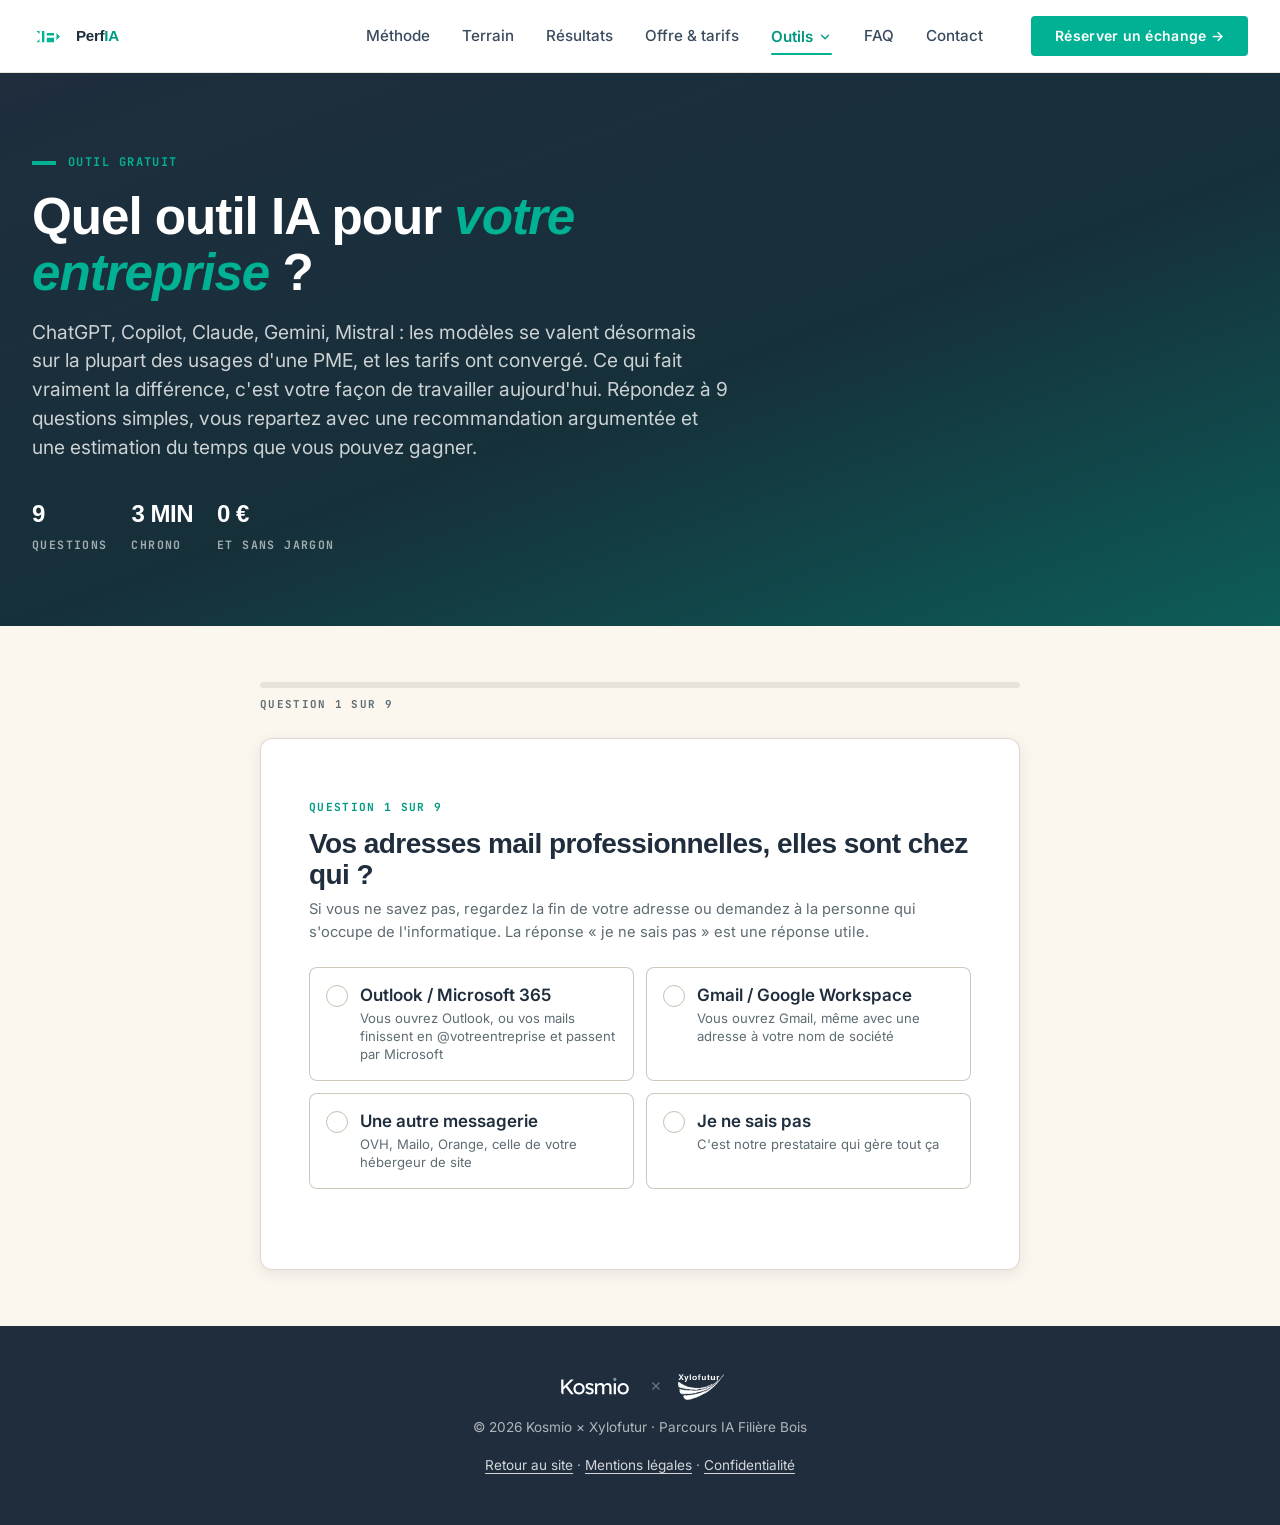
<file: choix-ia.html>
<!doctype html>
<html lang="fr">
<head>
<meta charset="utf-8" />
<meta name="viewport" content="width=device-width,initial-scale=1" />
<title>Quel outil IA pour votre entreprise ? · Kosmio × Xylofutur</title>
<meta name="description" content="9 questions, 3 minutes : découvrez quel abonnement IA correspond à votre façon de travailler, et surtout combien de temps vous pouvez réellement gagner. Outil gratuit pour les entreprises de la filière bois." />

<meta property="og:type" content="website" />
<meta property="og:title" content="Quel outil IA pour votre entreprise ?" />
<meta property="og:description" content="9 questions, 3 minutes, une recommandation argumentée. Sans jargon, pour les entreprises de la filière bois." />
<meta property="og:url" content="https://ia-bois.kosm.io/choix-ia.html" />
<meta property="og:image" content="https://ia-bois.kosm.io/assets/og-cover.png" />
<meta property="og:locale" content="fr_FR" />
<meta name="twitter:card" content="summary_large_image" />
<link rel="canonical" href="https://ia-bois.kosm.io/choix-ia.html" />

<link rel="icon" href="assets/favicon.svg" type="image/svg+xml" />

<link rel="preconnect" href="https://fonts.googleapis.com">
<link rel="preconnect" href="https://fonts.gstatic.com" crossorigin>
<link rel="stylesheet" href="https://fonts.googleapis.com/css2?family=Inter:wght@400;500;600;700&family=JetBrains+Mono:wght@600;700&display=swap">
<link rel="stylesheet" href="design-system/tokens.css" />

<style>
  .wrap { max-width: var(--container-xl); margin-inline:auto; padding-inline: var(--gutter-mobile); }
  @media (min-width:768px){ .wrap{ padding-inline: var(--gutter-tablet);} }
  @media (min-width:1024px){ .wrap{ padding-inline: var(--gutter-desktop);} }

  /* ===== Header (identique au site) ===== */
  header.site {
    position: sticky; top:0; z-index:50;
    background: rgba(255,255,255,0.88);
    backdrop-filter: saturate(180%) blur(12px);
    border-bottom: 1px solid rgba(201,191,177,0.4);
  }
  header.site .wrap { display:flex; align-items:center; justify-content:space-between; height:72px; gap:var(--space-4); }
  .brand { display:flex; align-items:center; gap:var(--space-3); text-decoration:none;}
  .brand-logo { height:32px; width:auto; display:block; }
  .brand-name { font-family:var(--font-display); font-weight:700; font-size:.95rem; color:var(--ink-900); letter-spacing:var(--tracking-tight); }
  .brand-name strong { font-weight:800; color:var(--color-accent-hover); }

  /* ===== Intro ===== */
  .intro { background: linear-gradient(160deg, var(--ink-900) 0%, #16303a 55%, var(--xf-green-600) 160%); color:#fff; padding-block: clamp(2.5rem,6vw,4.5rem); }
  .intro h1 { color:#fff; font-size: var(--text-h1); margin-bottom: var(--space-4); max-width: 22ch; }
  .intro h1 em { font-style:italic; color: var(--xf-green-500); }
  .intro p { color: rgba(255,255,255,.78); font-size: var(--text-lead); line-height: var(--lh-base); max-width: 58ch; margin:0 0 var(--space-5); }
  .intro-meta { display:flex; flex-wrap:wrap; gap: var(--space-5); margin-top: var(--space-6); }
  .intro-meta div { font-family: var(--font-mono); font-size:.72rem; font-weight:700; text-transform:uppercase; letter-spacing: var(--tracking-mono); color: rgba(255,255,255,.6); }
  .intro-meta strong { display:block; font-family: var(--font-display); font-size:1.5rem; color:#fff; letter-spacing: var(--tracking-tight); margin-bottom:2px; }

  /* ===== App ===== */
  .app { background: var(--xf-sand-100); padding-block: clamp(2rem,5vw,3.5rem); min-height: 60vh; }
  .card {
    background:#fff; border:1px solid rgba(201,191,177,.6); border-radius: var(--radius-lg);
    box-shadow: var(--shadow-md); max-width: 760px; margin-inline:auto;
    padding: clamp(1.25rem, 4vw, var(--space-7));
  }

  .progress { max-width:760px; margin: 0 auto var(--space-5); }
  .progress-bar { height:6px; background: rgba(0,0,0,.08); border-radius: var(--radius-pill); overflow:hidden; }
  .progress-bar span { display:block; height:100%; width:0%; background: var(--xf-green-500); border-radius: var(--radius-pill); transition: width .35s var(--ease-out); }
  .progress-label { display:flex; justify-content:space-between; align-items:center; margin-top: var(--space-2); font-family: var(--font-mono); font-size:.68rem; font-weight:700; text-transform:uppercase; letter-spacing: var(--tracking-mono); color: var(--grey-600); }

  .q-num { font-family: var(--font-mono); font-size:.7rem; font-weight:700; text-transform:uppercase; letter-spacing: var(--tracking-mono); color: var(--xf-green-600); }
  .q-title { font-family: var(--font-display); font-weight:700; font-size: clamp(1.3rem, 3vw, 1.75rem); line-height: var(--lh-tight); letter-spacing: var(--tracking-tight); margin: var(--space-3) 0 var(--space-2); }
  .q-help { color: var(--grey-600); font-size:.92rem; line-height: var(--lh-base); margin:0 0 var(--space-5); }

  .opts { display:grid; gap: var(--space-3); }
  @media (min-width:640px){ .opts.opts--2 { grid-template-columns: 1fr 1fr; } }
  .opt {
    display:flex; align-items:flex-start; gap: var(--space-3); text-align:left;
    width:100%; padding: var(--space-4); font:inherit; color:var(--ink-900);
    background:#fff; border:1.5px solid rgba(201,191,177,.85); border-radius: var(--radius-md);
    cursor:pointer; transition: border-color var(--duration-fast) var(--ease-out), background var(--duration-fast) var(--ease-out), transform var(--duration-fast) var(--ease-out);
  }
  .opt:hover { border-color: var(--xf-green-500); background: var(--xf-green-50); transform: translateY(-1px); }
  .opt:focus-visible { outline:none; box-shadow: var(--shadow-focus); }
  .opt[aria-pressed="true"] { border-color: var(--xf-green-500); background: var(--xf-green-50); }
  .opt .tick {
    flex:0 0 auto; width:22px; height:22px; border-radius:50%; margin-top:1px;
    border:1.5px solid var(--grey-300); display:flex; align-items:center; justify-content:center;
    font-size:.7rem; color:#fff; background:#fff;
  }
  .opt[aria-pressed="true"] .tick { background: var(--xf-green-500); border-color: var(--xf-green-500); }
  .opt .txt strong { display:block; font-weight:600; line-height:1.3; }
  .opt .txt small { display:block; color: var(--grey-600); font-size:.82rem; line-height:1.4; margin-top:3px; }

  .q-nav { display:flex; justify-content:space-between; align-items:center; gap:var(--space-3); margin-top: var(--space-6); flex-wrap:wrap; }
  .link-btn { background:none; border:none; padding:0; font:inherit; color: var(--grey-600); cursor:pointer; text-decoration:underline; text-underline-offset:.2em; font-size:.9rem; }
  .link-btn:hover { color: var(--ink-900); }

  /* ===== Résultat ===== */
  .reco { border:1px solid rgba(201,191,177,.6); border-radius: var(--radius-lg); overflow:hidden; background:#fff; }
  .reco__head { background: var(--ink-900); color:#fff; padding: var(--space-5) var(--space-6); }
  .reco__head .t-micro { color: var(--xf-green-500); }
  .reco__head h3 { color:#fff; font-size: clamp(1.5rem,3.5vw,2rem); margin: var(--space-2) 0 0; }
  .reco__head p { margin: var(--space-2) 0 0; color: rgba(255,255,255,.72); font-size:.95rem; }
  .reco__body { padding: var(--space-6); }
  .reco__why { list-style:none; margin:0 0 var(--space-5); padding:0; display:grid; gap: var(--space-3); }
  .reco__why li { display:flex; gap: var(--space-3); align-items:flex-start; font-size:.95rem; line-height: var(--lh-base); }
  .reco__why li::before { content:"✓"; flex:0 0 auto; color: var(--xf-green-600); font-weight:700; }
  .reco__meta { display:grid; gap: var(--space-4); border-top:1px solid rgba(201,191,177,.5); padding-top: var(--space-5); }
  @media (min-width:640px){ .reco__meta { grid-template-columns: 1fr 1fr; } }
  .reco__meta h4 { font-family: var(--font-mono); font-size:.68rem; font-weight:700; text-transform:uppercase; letter-spacing: var(--tracking-mono); color: var(--grey-600); margin:0 0 var(--space-2); }
  .reco__meta p { margin:0; font-size:.92rem; line-height: var(--lh-base); }

  /* ===== Tableau comparatif façon grille tarifaire ===== */
  .plans { display:grid; gap: var(--space-6); align-items:start; margin-top: var(--space-5); scroll-margin-top: 96px; }
  @media (min-width: 900px) { .plans { gap: var(--space-4); } }
  @media (min-width: 900px) {
    .plans { grid-template-columns: 1fr 1.1fr 1fr; gap: var(--space-5); align-items:stretch; }
    .plan[data-rank="1"] { order:2; }
    .plan[data-rank="2"] { order:1; }
    .plan[data-rank="3"] { order:3; }
  }
  .plan {
    position:relative; display:flex; flex-direction:column;
    background:#fff; border:1px solid rgba(201,191,177,.8); border-radius: var(--radius-lg);
    padding: var(--space-6) var(--space-5) var(--space-5);
  }
  .plan[data-rank="1"] {
    border:2px solid var(--xf-green-500);
    box-shadow: var(--shadow-lg);
    padding-top: var(--space-7);
  }
  @media (min-width: 900px) { .plan[data-rank="1"] { transform: scale(1.03); z-index:2; } }
  .plan[data-rank="2"], .plan[data-rank="3"] { background: #FDFCF9; }

  .plan__badge {
    position:absolute; top:0; left:50%; transform: translate(-50%,-50%);
    background: var(--xf-green-500); color:#fff; white-space:nowrap;
    font-family: var(--font-mono); font-size:.62rem; font-weight:700;
    text-transform:uppercase; letter-spacing: var(--tracking-mono);
    padding: 6px 14px; border-radius: var(--radius-pill);
  }
  .plan__rank {
    font-family: var(--font-mono); font-size:.62rem; font-weight:700;
    text-transform:uppercase; letter-spacing: var(--tracking-mono);
    color: var(--grey-600); margin:0 0 var(--space-2);
  }
  .plan__name { font-family: var(--font-display); font-weight:700; font-size:1.2rem; line-height:1.2; letter-spacing: var(--tracking-tight); margin:0 0 4px; }
  .plan[data-rank="1"] .plan__name { font-size:1.35rem; }
  .plan__tag { color: var(--grey-600); font-size:.85rem; line-height:1.4; margin:0 0 var(--space-5); min-height:2.4em; }
  .plan__price { margin:0 0 var(--space-5); padding-bottom: var(--space-5); border-bottom:1px solid rgba(201,191,177,.6); }
  .plan__price b { display:block; font-family: var(--font-display); font-weight:700; font-size:1.9rem; letter-spacing: var(--tracking-tight); line-height:1; color: var(--ink-900); }
  .plan[data-rank="1"] .plan__price b { color: var(--xf-green-600); }
  .plan__price span { display:block; font-size:.78rem; color: var(--grey-600); line-height:1.4; margin-top:6px; }

  .plan__crit { list-style:none; margin:0 0 var(--space-5); padding:0; display:grid; gap: var(--space-3); }
  .plan__crit li { display:grid; grid-template-columns: 1fr auto; gap: var(--space-3); align-items:center; font-size:.82rem; }
  .plan__crit .c { color: var(--ink-700); line-height:1.3; }
  .plan__crit .n { grid-column:1/-1; font-size:.74rem; color: var(--grey-600); line-height:1.4; margin-top:-4px; }
  .dots { display:inline-flex; gap:3px; }
  .dots i { width:7px; height:7px; border-radius:50%; background: rgba(201,191,177,.85); display:block; }
  .dots[data-l="1"] i:nth-child(-n+1),
  .dots[data-l="2"] i:nth-child(-n+2),
  .dots[data-l="3"] i:nth-child(-n+3) { background: var(--xf-green-500); }

  .plan__why { list-style:none; margin:0 0 var(--space-5); padding:0; display:grid; gap: var(--space-2); }
  .plan__why li { display:flex; gap:8px; align-items:flex-start; font-size:.85rem; line-height:1.45; }
  .plan__why li::before { content:"✓"; color: var(--xf-green-600); font-weight:700; flex:0 0 auto; }

  .plan__foot { margin-top:auto; padding-top: var(--space-4); border-top:1px solid rgba(201,191,177,.6); }
  .plan__foot p { margin:0; font-size:.78rem; color: var(--grey-600); line-height:1.5; }
  .plan__foot .btn { width:100%; justify-content:center; margin-bottom: var(--space-3); }

  .alert { display:flex; gap: var(--space-3); align-items:flex-start; padding: var(--space-4); border-radius: var(--radius-md); background: var(--xf-gold-50); border:1px solid rgba(186,135,72,.3); margin-top: var(--space-4); font-size:.92rem; line-height: var(--lh-base); }
  .alert .ico { flex:0 0 auto; font-size:1.1rem; line-height:1.3; }
  .alert strong { display:block; margin-bottom:2px; }
  .alert .tx { display:block; }
  .alert__link { display:inline-block; margin-top: var(--space-2); color: var(--xf-green-600); font-weight:600; text-decoration:none; }
  .alert__link:hover { color: var(--xf-green-600); text-decoration:underline; text-underline-offset:.2em; }

  /* ===== Pivot usage ===== */
  .pivot { background: var(--ink-900); color:#fff; padding-block: clamp(2.5rem,6vw,4.5rem); }
  .pivot h2 { color:#fff; font-size: var(--text-h2); max-width: 20ch; }
  .pivot h2 em { font-style:italic; background:linear-gradient(120deg,var(--xf-green-500),var(--xf-gold-500)); -webkit-background-clip:text; background-clip:text; -webkit-text-fill-color:transparent; }
  .pivot p { color: rgba(255,255,255,.75); font-size: var(--text-lead); line-height: var(--lh-base); max-width: 62ch; }
  .gain { display:grid; gap: var(--space-4); margin: var(--space-7) 0; }
  @media (min-width:768px){ .gain { grid-template-columns: repeat(3, 1fr); } }
  .gain div { background: rgba(255,255,255,.06); border:1px solid rgba(255,255,255,.12); border-radius: var(--radius-lg); padding: var(--space-5); }
  .gain .k { font-family: var(--font-mono); font-size:.66rem; font-weight:700; text-transform:uppercase; letter-spacing: var(--tracking-mono); color: rgba(255,255,255,.55); }
  .gain .v { font-family: var(--font-display); font-weight:700; font-size: clamp(1.6rem,4vw,2.25rem); line-height:1.1; color:#fff; margin:var(--space-2) 0; letter-spacing: var(--tracking-tight); }
  .gain .d { font-size:.85rem; color: rgba(255,255,255,.65); line-height: var(--lh-base); margin:0; }
  .disclaimer { font-size:.78rem; color: rgba(255,255,255,.45); max-width:70ch; line-height:1.5; }

  /* ===== Encart souveraineté (après le résultat) ===== */
  .souv { background: var(--white); padding-block: clamp(2.5rem,6vw,4rem); }
  .souv__card {
    max-width: 860px; margin-inline:auto; display:grid; gap: var(--space-5); align-items:center;
    background: var(--xf-sand-100); border:1px solid rgba(201,191,177,.7); border-left:4px solid var(--xf-green-500);
    border-radius: var(--radius-lg); padding: clamp(1.5rem,4vw,var(--space-7));
  }
  @media (min-width:768px){ .souv__card { grid-template-columns: 1fr auto; gap: var(--space-7); } }
  .souv__card h2 { font-size: var(--text-h2); margin: var(--space-4) 0 var(--space-4); }
  .souv__card h3 { font-size: 1.1rem; color: var(--xf-green-600); margin: 0 0 var(--space-2); }
  .souv__card p { margin:0; color: var(--ink-700); font-size: var(--text-lead); line-height: var(--lh-base); }
  .souv__card .btn { justify-self:start; white-space:nowrap; }

  /* ===== Capture ===== */
  .capture { background: var(--km-sage-50); padding-block: clamp(2.5rem,6vw,4rem); }
  .capture .inner { max-width: 720px; margin-inline:auto; text-align:center; }
  .cform { display:flex; flex-wrap:wrap; gap: var(--space-3); justify-content:center; align-items:flex-end; margin-top: var(--space-5); }
  .cform label { flex:1; min-width:150px; max-width:230px; display:flex; flex-direction:column; gap:4px; font-size:.85rem; text-align:left; }
  .cform input { padding:.65rem .8rem; border:1px solid rgba(0,0,0,.15); border-radius:8px; font:inherit; background:#fff; }
  .cform input:focus-visible { outline:none; box-shadow: var(--shadow-focus); border-color: var(--xf-green-500); }

  .final { background: linear-gradient(160deg, #16303a, var(--ink-900)); color:#fff; padding-block: clamp(2.5rem,6vw,4rem); text-align:center; }
  .final h2 { color:#fff; }

  footer.site { background: var(--ink-900); color: rgba(255,255,255,.65); padding-block: var(--space-7); font-size:.85rem; }
  footer.site .wrap { display:flex; flex-direction:column; gap: var(--space-4); align-items:center; text-align:center; }
  footer.site a { color: rgba(255,255,255,.8); }
  .footer-brands { display:flex; align-items:center; gap: var(--space-4); }
  .footer-brands img { height:26px; width:auto; }
  .footer-brands .x { color: rgba(255,255,255,.35); }

  [hidden] { display:none !important; }
  .sr-only { position:absolute; width:1px; height:1px; padding:0; margin:-1px; overflow:hidden; clip:rect(0,0,0,0); white-space:nowrap; border:0; }
</style>
<link rel="stylesheet" href="assets/site-nav.css?v=1" />
<script src="assets/site-nav.js?v=1" defer></script>
</head>
<body>

<header class="site">
  <div class="wrap">
    <a href="index.html" class="brand">
      <img src="assets/logo-white.svg" alt="PerfIA" class="brand-logo">
      <span class="brand-name">Perf<strong>IA</strong></span>
    </a>
    <nav class="primary" id="nav-primary" aria-label="Principal">
      <a href="index.html#methode">Méthode</a>
      <a href="index.html#terrain">Terrain</a>
      <a href="index.html#etudes">Résultats</a>
      <a href="index.html#offre">Offre &amp; tarifs</a>
      <div class="nav-dd">
        <button type="button" class="nav-dd__btn is-current" aria-expanded="false" aria-controls="nav-outils">Outils<svg class="nav-dd__chev" width="14" height="14" viewBox="0 0 24 24" fill="none" stroke="currentColor" stroke-width="2.2" stroke-linecap="round" stroke-linejoin="round" aria-hidden="true"><polyline points="6 9 12 15 18 9"/></svg></button>
        <div class="nav-dd__menu" id="nav-outils">
          <a href="https://mooc-ia.kosm.io/charte/?utm_source=perfia&amp;utm_medium=nav" target="_blank" rel="noopener"><span class="nav-dd__title">Charte IA <span class="nav-dd__ext" aria-hidden="true">↗</span></span><span class="nav-dd__desc">La charte IA de votre entreprise en 5 minutes</span></a>
          <a href="choix-ia.html" class="nav-dd__cur" aria-current="page"><span class="nav-dd__title">Quel outil IA&nbsp;?</span><span class="nav-dd__desc">Trouver l'abonnement adapté à vos usages</span></a>
          <a href="souverainete.html"><span class="nav-dd__title">Souveraineté</span><span class="nav-dd__desc">Vos outils IA sur un serveur à votre nom</span></a>
          <a href="https://processotheque.kosmio.dev/" target="_blank" rel="noopener"><span class="nav-dd__title">Processothèque <span class="nav-dd__ext" aria-hidden="true">↗</span></span><span class="nav-dd__desc">Le référentiel des processus métier de la filière bois</span></a>
          <a href="https://mooc-ia.kosm.io/" target="_blank" rel="noopener"><span class="nav-dd__title">IAcadémie <span class="nav-dd__ext" aria-hidden="true">↗</span></span><span class="nav-dd__desc">Le MOOC pour performer avec l'IA</span></a>
        </div>
      </div>
      <a href="index.html#faq">FAQ</a>
      <a href="index.html#contact">Contact</a>
      <a class="btn btn--primary nav-cta" href="https://cal.com/kosmio/ia-automatisation" target="_blank" rel="noopener">Réserver un échange →</a>
    </nav>
    <button type="button" class="nav-toggle" aria-expanded="false" aria-controls="nav-primary" aria-label="Ouvrir le menu">
      <svg class="nav-toggle__open" width="24" height="24" viewBox="0 0 24 24" fill="none" stroke="currentColor" stroke-width="2" stroke-linecap="round" aria-hidden="true"><line x1="3" y1="6" x2="21" y2="6"/><line x1="3" y1="12" x2="21" y2="12"/><line x1="3" y1="18" x2="21" y2="18"/></svg>
      <svg class="nav-toggle__close" width="24" height="24" viewBox="0 0 24 24" fill="none" stroke="currentColor" stroke-width="2" stroke-linecap="round" aria-hidden="true"><line x1="6" y1="6" x2="18" y2="18"/><line x1="18" y1="6" x2="6" y2="18"/></svg>
    </button>
    <a class="btn btn--primary btn--sm header-cta" href="https://cal.com/kosmio/ia-automatisation" target="_blank" rel="noopener">Réserver un échange →</a>
  </div>
</header>

<!-- ============ INTRO ============ -->
<section class="intro" id="intro">
  <div class="wrap">
    <span class="eyebrow" style="color:var(--xf-green-500);">Outil gratuit</span>
    <h1 style="margin-top:var(--space-4);">Quel outil IA pour <em>votre entreprise</em> ?</h1>
    <p>ChatGPT, Copilot, Claude, Gemini, Mistral : les modèles se valent désormais sur la plupart des usages d'une PME, et les tarifs ont convergé. Ce qui fait vraiment la différence, c'est votre façon de travailler aujourd'hui. Répondez à 9 questions simples, vous repartez avec une recommandation argumentée et une estimation du temps que vous pouvez gagner.</p>
    <div class="intro-meta">
      <div><strong>9</strong>questions</div>
      <div><strong>3 min</strong>chrono</div>
      <div><strong>0 €</strong>et sans jargon</div>
    </div>
  </div>
</section>

<!-- ============ APP ============ -->
<section class="app" id="app">
  <div class="wrap">

    <div class="progress" id="progress">
      <div class="progress-bar"><span id="progress-fill"></span></div>
      <div class="progress-label">
        <span id="progress-text">Question 1 sur 9</span>
        <button class="link-btn" id="btn-restart" type="button" hidden>Recommencer</button>
      </div>
    </div>

    <!-- Questionnaire -->
    <div class="card" id="quiz">
      <p class="q-num" id="q-num">Question 1 sur 9</p>
      <h2 class="q-title" id="q-title">…</h2>
      <p class="q-help" id="q-help"></p>
      <div class="opts" id="q-opts" role="group" aria-labelledby="q-title"></div>
      <div class="q-nav">
        <button class="link-btn" id="btn-prev" type="button">← Question précédente</button>
        <button class="btn btn--primary" id="btn-next" type="button" hidden>Continuer →</button>
      </div>
    </div>

    <!-- Résultat -->
    <div id="result" hidden>

      <div style="text-align:center; max-width:640px; margin:0 auto var(--space-6);">
        <span class="eyebrow" style="justify-content:center;">Votre résultat</span>
        <h2 style="margin-top:var(--space-4); font-size:var(--text-h2);">Trois solutions tenables, <em id="res-head-em" style="font-style:italic; color:var(--xf-green-600);">une qui vous va mieux</em></h2>
        <p class="t-lead" style="margin-bottom:0;">Comparées sur vos réponses, pas dans l'absolu. La colonne mise en avant est celle qui colle le mieux à votre façon de travailler aujourd'hui.</p>
      </div>

      <div class="plans" id="plans"></div>

      <p style="text-align:center; margin:var(--space-5) 0 0; font-family:var(--font-mono); font-size:.68rem; font-weight:700; text-transform:uppercase; letter-spacing:var(--tracking-mono); color:var(--grey-600);">
        <span class="dots" data-l="3" style="vertical-align:middle; margin-right:8px;"><i></i><i></i><i></i></span> adapté à votre situation
        <span class="dots" data-l="1" style="vertical-align:middle; margin:0 8px 0 24px;"><i></i><i></i><i></i></span> peu déterminant pour vous
      </p>

      <div style="max-width:860px; margin:var(--space-6) auto 0;">
        <div id="reco-alerts"></div>
        <p style="font-size:.75rem; color:var(--grey-600); margin:var(--space-5) 0 0; line-height:1.5;">Comparaison établie à partir de vos réponses et d'un référentiel à sept critères : intégration à vos outils, adéquation à vos priorités, confidentialité et hébergement, facilité d'adoption, coût, réversibilité, cadre d'usage. Tarifs constatés en septembre 2026, à revérifier chez l'éditeur avant toute souscription. Les deux solutions non retenues ne sont pas de mauvais outils, elles répondent moins bien à votre situation précise.</p>
      </div>

    </div>

  </div>
</section>

<!-- ============ PIVOT USAGE ============ -->
<section class="pivot" id="pivot" hidden>
  <div class="wrap">
    <span class="eyebrow" style="color:var(--xf-green-500);">Et maintenant, l'essentiel</span>
    <h2 style="margin-top:var(--space-4);">L'outil n'est pas le sujet. <em>L'usage, si.</em></h2>
    <p>Vous avez votre réponse, et elle a peu d'importance. Une entreprise qui choisit l'abonnement idéal sans changer sa façon de travailler perd son argent, pendant qu'une autre obtient des résultats avec l'outil qu'elle avait déjà. La vraie question n'est pas quel modèle, c'est quel processus vous allez cesser de faire à la main.</p>

    <div class="gain">
      <div>
        <p class="k">Vos priorités</p>
        <p class="v" id="gain-usages">0</p>
        <p class="d" id="gain-usages-d">tâches identifiées comme prioritaires par vos réponses.</p>
      </div>
      <div>
        <p class="k">Avec un simple abonnement</p>
        <p class="v" id="gain-abo">0 h</p>
        <p class="d">par mois pour l'entreprise, en aidant chacun à rédiger, lire et synthétiser plus vite. Gain réel, mais qui dépend entièrement de la discipline de chacun.</p>
      </div>
      <div>
        <p class="k">En automatisant le processus</p>
        <p class="v" id="gain-auto">0 h</p>
        <p class="d">par mois, quand la tâche se déclenche toute seule et que l'information circule entre vos outils sans ressaisie. C'est là que se situe l'écart.</p>
      </div>
    </div>

    <p class="disclaimer">Estimation indicative, construite sur les ordres de grandeur observés lors de nos interventions dans la filière. Elle ne remplace pas l'observation de vos processus réels : c'est précisément ce qu'on fait ensemble lors d'un premier échange.</p>

    <div style="margin-top:var(--space-7); display:flex; gap:var(--space-4); flex-wrap:wrap;">
      <a class="btn btn--primary btn--lg" href="https://cal.com/kosmio/ia-automatisation" target="_blank" rel="noopener">Parlons de vos processus (30 min, gratuit) →</a>
      <a class="btn btn--secondary btn--lg" href="index.html#etudes" style="color:#fff;border-color:rgba(255,255,255,.5);">Voir des exemples concrets ↓</a>
    </div>
    <p style="margin-top:var(--space-5);"><a href="https://mooc-ia.kosm.io/charte/?utm_source=perfia&amp;utm_medium=choix-ia" target="_blank" rel="noopener" style="color:#fff; text-decoration:underline;">Encadrer ces outils : générez votre charte IA →</a></p>
  </div>
</section>

<!-- ============ ENCART SOUVERAINETÉ (affiché avec le résultat) ============ -->
<section class="souv" id="souverainete-encart" hidden>
  <div class="wrap">
    <div class="souv__card">
      <div>
        <span class="eyebrow">Souveraineté</span>
        <h2>Déployez votre IA souveraine et résiliente.</h2>
        <h3>Comment&nbsp;?</h3>
        <p>Parcourez nos offres de déploiement d'agents sur un environnement dont vous êtes le propriétaire.</p>
      </div>
      <a class="btn btn--primary" href="souverainete.html">Découvrir les offres →</a>
    </div>
  </div>
</section>

<!-- ============ CAPTURE ============ -->
<section class="capture" id="capture" hidden>
  <div class="wrap">
    <div class="inner">
      <span class="eyebrow" style="justify-content:center;">Votre synthèse</span>
      <h2 style="margin-top:var(--space-4); font-size:var(--text-h2);">Recevez votre recommandation par email</h2>
      <p class="t-lead" style="margin-bottom:0;">Le détail de votre profil, la comparaison des cinq solutions sur vos critères, et les trois conditions à réunir avant de souscrire. Une page, rien à installer.</p>

      <form class="cform" id="quiz-form" novalidate>
        <label>
          <span>Prénom *</span>
          <input name="firstname" type="text" required autocomplete="given-name">
        </label>
        <label>
          <span>Entreprise</span>
          <input name="company" type="text" autocomplete="organization">
        </label>
        <label style="max-width:270px;">
          <span>Email professionnel *</span>
          <input name="email" type="email" required autocomplete="email">
        </label>
        <button type="submit" class="btn btn--primary btn--sm" style="white-space:nowrap;">Recevoir ma synthèse →</button>
      </form>
      <p id="quiz-form-status" role="status" aria-live="polite" style="margin-top:var(--space-3); font-size:.88rem; min-height:1.3rem;"></p>
      <p style="font-size:.7rem; opacity:.6; margin-top:var(--space-2);">Données traitées par Kosmio pour vous envoyer cette synthèse et, si vous le souhaitez, une lettre trimestrielle sur l'IA dans la filière bois. <a href="mailto:mathieu@kosm.io" style="color:inherit;">Droits RGPD</a>. Désabonnement en un clic.</p>
    </div>
  </div>
</section>

<!-- ============ FINAL ============ -->
<section class="final" id="final" hidden>
  <div class="wrap">
    <h2>Un outil ne change rien tout seul.</h2>
    <p class="t-lead" style="color:rgba(255,255,255,.75); max-width:56ch; margin-inline:auto;">On regarde ensemble comment vous travaillez aujourd'hui, on repère ce qui mérite d'être automatisé, et on le met en place. Si ce n'est pas le bon moment, on vous le dira.</p>
    <div style="margin-top:var(--space-6);">
      <a class="btn btn--primary btn--lg" href="https://cal.com/kosmio/ia-automatisation" target="_blank" rel="noopener">📅 Réserver 30 minutes</a>
    </div>
  </div>
</section>

<footer class="site">
  <div class="wrap">
    <div class="footer-brands">
      <img src="assets/Logos-Kosmio-Xylofutur/logo-kosmio-blanc.svg" alt="Kosmio">
      <span class="x">✕</span>
      <img src="assets/Logos-Kosmio-Xylofutur/logo-xylofutur-blanc-web.png" alt="Xylofutur">
    </div>
    <div>© 2026 Kosmio × Xylofutur · Parcours IA Filière Bois</div>
    <div><a href="index.html">Retour au site</a> · <a href="mailto:mathieu@kosm.io?subject=Mentions%20légales">Mentions légales</a> · <a href="mailto:mathieu@kosm.io?subject=Confidentialité">Confidentialité</a></div>
  </div>
</footer>

<script>
(function(){
  'use strict';

  /* =====================================================================
     1. Référentiel : questions
     ===================================================================== */
  var QUESTIONS = [
    {
      id: 'suite',
      title: 'Vos adresses mail professionnelles, elles sont chez qui ?',
      help: "Si vous ne savez pas, regardez la fin de votre adresse ou demandez à la personne qui s'occupe de l'informatique. La réponse « je ne sais pas » est une réponse utile.",
      cols: 2,
      options: [
        { v:'m365',    label:'Outlook / Microsoft 365', sub:'Vous ouvrez Outlook, ou vos mails finissent en @votreentreprise et passent par Microsoft' },
        { v:'google',  label:'Gmail / Google Workspace', sub:'Vous ouvrez Gmail, même avec une adresse à votre nom de société' },
        { v:'autre',   label:'Une autre messagerie', sub:'OVH, Mailo, Orange, celle de votre hébergeur de site' },
        { v:'inconnu', label:'Je ne sais pas', sub:"C'est notre prestataire qui gère tout ça" }
      ]
    },
    {
      id: 'fichiers',
      title: 'Vos documents de travail, ils sont rangés où ?',
      help: 'Devis, plans, photos de chantier, dossiers clients. Choisissez ce qui représente la majorité de vos fichiers.',
      cols: 2,
      options: [
        { v:'sharepoint', label:'SharePoint ou OneDrive', sub:"L'espace de partage Microsoft, accessible depuis n'importe quel poste" },
        { v:'drive',      label:'Google Drive', sub:"L'espace de partage Google, accessible depuis n'importe quel poste" },
        { v:'local',      label:'Un serveur ou un disque partagé dans les locaux', sub:'Le fameux lecteur réseau, ou un boîtier NAS dans le bureau' },
        { v:'postes',     label:'Sur les ordinateurs de chacun', sub:"Chacun garde ses fichiers, on s'envoie les documents par mail" },
        { v:'papier',     label:'Beaucoup de papier encore', sub:'Classeurs, pochettes de chantier, impressions' }
      ]
    },
    {
      id: 'usages',
      title: 'Qu\'est-ce qui vous ferait gagner le plus de temps demain matin ?',
      help: 'Choisissez jusqu\'à trois tâches. Ce sont elles qui déterminent la recommandation, bien plus que la marque de l\'outil.',
      multi: true,
      max: 3,
      cols: 2,
      options: [
        { v:'ecrits',   label:'Mails, courriers et relances', sub:'Écrire vite et bien, sans y passer la soirée' },
        { v:'ao',       label:"Appels d'offres, CCTP, marchés publics", sub:'Lire un gros dossier et en sortir ce qui vous engage' },
        { v:'prod',     label:'Passer du devis à la fiche de production', sub:'Arrêter de ressaisir les mêmes lignes trois fois' },
        { v:'cr',       label:'Comptes rendus de réunion ou de chantier', sub:'Ne plus rédiger le soir ce qui a été dit le matin' },
        { v:'recherche',label:'Retrouver une information dans vos documents', sub:'Le devis de 2023, la fiche technique, la clause du marché' },
        { v:'tableaux', label:'Analyser vos tableaux et vos chiffres', sub:'Marges, heures, consommations, rendement matière' },
        { v:'commerce', label:'Documents commerciaux et visuels', sub:'Plaquettes, présentations, fiches produit' },
        { v:'qualite',  label:'Procédures, qualité, sécurité', sub:'Rédiger et tenir à jour ce que personne n\'a le temps d\'écrire' }
      ]
    },
    {
      id: 'effectif',
      title: 'Combien de personnes s\'en serviraient vraiment ?',
      help: 'Dans les six prochains mois, pas dans un monde idéal. Mieux vaut deux personnes convaincues que dix comptes dormants.',
      cols: 2,
      options: [
        { v:'1',    label:'Vous seul, pour commencer', sub:'Vous testez avant de déployer' },
        { v:'2_5',  label:'2 à 5 personnes', sub:'Le bureau, quelques fonctions clés' },
        { v:'6_15', label:'6 à 15 personnes', sub:'La majorité des postes administratifs et techniques' },
        { v:'15p',  label:'Plus de 15 personnes', sub:'Un déploiement à organiser' }
      ]
    },
    {
      id: 'sensible',
      title: 'Dans les documents que vous confieriez à une IA, il y a quoi ?',
      help: 'Plusieurs réponses possibles. Cela ne bloque rien, cela oriente le choix et les règles à poser.',
      multi: true,
      cols: 2,
      options: [
        { v:'marges',   label:'Vos prix et vos marges', sub:'Devis, tarifs, conditions fournisseurs' },
        { v:'technique',label:'Des plans, des méthodes, un savoir-faire', sub:"Ce qui fait la valeur de l'entreprise" },
        { v:'clients',  label:'Des documents appartenant à vos clients', sub:'Vous en êtes responsable vis-à-vis d\'eux' },
        { v:'rh',       label:'Des données concernant vos salariés', sub:'Contrats, plannings, évaluations' },
        { v:'rien',     label:'Rien de vraiment sensible', sub:'Des documents que vous montreriez sans gêne' }
      ]
    },
    {
      id: 'souverainete',
      title: 'Un client vous a-t-il déjà demandé où sont hébergées vos données ?',
      help: 'La question revient de plus en plus vite dans les marchés publics et chez les grands donneurs d\'ordre.',
      cols: 2,
      options: [
        { v:'contrat', label:"Oui, c'est écrit dans un contrat", sub:'Ou dans un cahier des charges, une charte fournisseur' },
        { v:'evoque',  label:'Cela a été évoqué, sans être exigé', sub:'On sent que cela vient' },
        { v:'jamais',  label:'Jamais', sub:"Personne ne m'a posé la question" },
        { v:'perso',   label:"C'est important pour moi personnellement", sub:'Indépendamment de ce que demandent les clients' }
      ]
    },
    {
      id: 'it',
      title: 'Qui s\'occupe de l\'informatique chez vous ?',
      help: 'Cela détermine ce qu\'il est raisonnable de mettre en place, et ce qui restera un projet sur l\'étagère.',
      cols: 2,
      options: [
        { v:'dedie',  label:"Un salarié dont c'est le métier", sub:'Vous avez quelqu\'un en interne' },
        { v:'bricole',label:"Quelqu'un qui s'en occupe en plus de son travail", sub:'Le plus fréquent dans nos entreprises' },
        { v:'presta', label:'Un prestataire extérieur', sub:'On l\'appelle quand ça ne marche plus' },
        { v:'aucun',  label:'Personne, on se débrouille', sub:'Chacun règle ses problèmes comme il peut' }
      ]
    },
    {
      id: 'shadow',
      title: 'Des collaborateurs utilisent-ils déjà une IA gratuite avec vos documents ?',
      help: 'Question sans piège et sans jugement. Dans la plupart des entreprises, la réponse est oui, et le dirigeant ne le sait pas.',
      cols: 2,
      options: [
        { v:'oui',     label:'Oui, je le sais', sub:'Cela se fait ouvertement' },
        { v:'probable',label:"Probablement, mais je n'en suis pas sûr", sub:'Je ne serais pas surpris' },
        { v:'non',     label:'Non', sub:'Personne à ma connaissance' },
        { v:'inconnu', label:'Aucune idée', sub:'Je ne me suis jamais posé la question' }
      ]
    },
    {
      id: 'charte',
      title: 'Existe-t-il une règle écrite sur ce qu\'on peut faire avec l\'IA ?',
      help: "Depuis août 2026, le règlement européen sur l'IA demande aux entreprises utilisatrices un minimum de transparence et de traçabilité sur leurs usages.",
      cols: 2,
      options: [
        { v:'oui',   label:'Oui, quelque chose est écrit', sub:'Une note, une charte, une mention au règlement intérieur' },
        { v:'cours', label:'En cours de rédaction', sub:'Le sujet est ouvert' },
        { v:'non',   label:'Non, rien du tout', sub:'Comme la grande majorité des entreprises' }
      ]
    }
  ];

  /* =====================================================================
     2. Référentiel : solutions
     ===================================================================== */
  var SOLUTIONS = {
    copilot: {
      name: 'Microsoft 365 Copilot',
      tag: "L'assistant intégré à Word, Excel, Outlook et Teams",
      price: "18 à 20 €",
      unit: "par personne et par mois, en supplément de votre abonnement Microsoft 365",
      budget: "environ 18 à 20 € par personne et par mois, en supplément de votre abonnement Microsoft 365 existant.",
      strengths: {
        base: "Il travaille là où vous êtes déjà : il lit vos mails Outlook, vos fichiers SharePoint, résume vos réunions Teams et rédige directement dans Word et Excel.",
        cr: "Il résume automatiquement vos réunions Teams, y compris celles auxquelles vous n'avez pas pu assister.",
        recherche: "Il retrouve un document dans SharePoint à partir d'une question posée en français, sans que vous sachiez où il est rangé.",
        tableaux: "Il travaille directement dans le classeur Excel ouvert, sans copier-coller.",
        ecrits: "Il rédige et répond directement dans Outlook, en reprenant le fil de la conversation et les pièces jointes du dossier.",
        ao: "Il ouvre le dossier de consultation dans Word et vous aide à en extraire les exigences sans quitter l'application.",
        prod: "Il génère la fiche depuis le devis Excel ou Word, dans le format que vous utilisez déjà.",
        commerce: "Il construit une présentation PowerPoint à partir d'un document existant, mise en page comprise.",
        qualite: "Il rédige vos procédures dans Word en reprenant la trame de celles que vous avez déjà."
      }
    },
    chatgpt: {
      name: 'ChatGPT Business',
      tag: 'Le plus polyvalent, et celui que vos équipes connaissent déjà',
      price: "21 à 25 €",
      unit: "par personne et par mois, à partir de 2 utilisateurs",
      budget: "environ 21 à 25 € par personne et par mois, à partir de deux utilisateurs.",
      strengths: {
        base: "C'est le plus polyvalent et le plus connu : vos collaborateurs qui l'utilisent déjà à la maison n'auront rien à réapprendre, ce qui règle une bonne partie du problème d'adoption.",
        commerce: "Il génère aussi des visuels et des illustrations, utile pour vos plaquettes et vos présentations.",
        ecrits: "Il permet de créer des assistants sur mesure partagés dans l'entreprise, par exemple un assistant qui écrit toujours vos courriers dans votre ton.",
        prod: "Il se connecte à vos espaces de fichiers et à de nombreux logiciels en ligne, ce qui ouvre la voie aux automatisations.",
        ao: "Il lit un dossier de consultation et vous rend un tableau des exigences, des délais et des pièces à fournir.",
        cr: "Il transforme un enregistrement ou des notes prises à la volée en compte rendu structuré, avec les décisions et les actions.",
        recherche: "Vous pouvez lui déposer un ensemble de documents et l'interroger dessus, sans avoir à ranger quoi que ce soit au préalable.",
        tableaux: "Il analyse un export Excel et vous explique ce qu'il contient, sans que vous ayez à écrire la moindre formule.",
        qualite: "Il rédige procédures et modes opératoires à partir de ce que vous lui décrivez à l'oral."
      }
    },
    claude: {
      name: 'Claude (offre Team)',
      tag: 'Le meilleur sur les gros dossiers et les documents exigeants',
      price: "25 à 30 €",
      unit: "par personne et par mois, à partir de 5 utilisateurs (20 € en solo)",
      budget: "environ 25 à 30 € par personne et par mois, à partir de cinq utilisateurs. Une formule individuelle existe autour de 20 € pour commencer seul.",
      strengths: {
        base: "C'est le plus solide sur les documents longs et exigeants : il lit un dossier de plusieurs centaines de pages sans en perdre le fil et restitue fidèlement ce qui s'y trouve.",
        ao: "Sur un CCTP ou un dossier de consultation, il sort les exigences, les délais et les pièces à fournir sans en oublier en route.",
        qualite: "Il rédige des procédures et des documents qualité structurés, à partir de ce que vous lui décrivez oralement.",
        recherche: "Il analyse de gros volumes de documents en une seule fois, ce qui évite de découper le travail.",
        ecrits: "Il écrit dans un français sobre et professionnel, sans la grandiloquence qui trahit une machine.",
        prod: "Il tient la cohérence entre le devis et la fiche produite, y compris sur des nomenclatures longues.",
        cr: "Il restitue un compte rendu fidèle à partir de notes désordonnées, sans inventer ce qui n'a pas été dit.",
        tableaux: "Il croise plusieurs tableaux et explique les écarts, en montrant son raisonnement.",
        commerce: "Il structure vos argumentaires et vos fiches produit, le visuel restant à faire ailleurs."
      }
    },
    gemini: {
      name: 'Gemini, inclus dans Google Workspace',
      tag: "Vous le payez peut-être déjà sans le savoir",
      price: "Inclus",
      unit: "dans les abonnements Google Workspace Business, à vérifier sur votre formule",
      budget: "souvent déjà compris dans votre abonnement Google Workspace Business. Vérifiez votre formule avant d'acheter quoi que ce soit d'autre.",
      strengths: {
        base: "Il est désormais inclus dans les abonnements Google Workspace Business : dans beaucoup de cas, vous n'avez rien à acheter, juste à l'activer.",
        recherche: "Il interroge vos documents Drive directement, et NotebookLM permet de créer un espace de questions-réponses sur un ensemble de dossiers.",
        cr: "Il prend les notes de vos réunions Meet et en produit le compte rendu.",
        ecrits: "Il rédige dans Gmail et dans Docs, là où vous travaillez déjà.",
        ao: "Il traite un dossier de consultation déposé dans Drive, sans que vous ayez à le sortir de son dossier.",
        prod: "Il génère la fiche dans Google Sheets à partir du devis, sans sortir de Drive.",
        tableaux: "Il analyse vos feuilles de calcul directement dans Sheets, formules comprises.",
        commerce: "Il construit vos présentations dans Slides à partir d'un document existant.",
        qualite: "Il rédige vos procédures dans Docs, partageables immédiatement avec l'équipe."
      }
    },
    mistral: {
      name: 'Mistral Le Chat',
      tag: 'Éditeur français, données traitées en Europe',
      price: "15 à 25 €",
      unit: "par personne et par mois selon la formule, Pro ou équipe",
      budget: "environ 15 € par personne et par mois pour la formule Pro, environ 25 € pour la formule équipe.",
      strengths: {
        base: "Éditeur français, données traitées en Europe et hors juridiction américaine : c'est un argument vérifiable quand un client ou un donneur d'ordre pose la question.",
        souverainete: "Vous pouvez répondre précisément à un client qui vous demande où partent ses documents, ce qui devient un critère dans les marchés publics.",
        ao: "Sur un dossier de marché public, vous traitez le document sans avoir à expliquer à votre client où partent ses pièces.",
        ecrits: "L'outil est sobre et va droit au but, ce qui limite la dispersion des usages.",
        prod: "Il structure la fiche de production depuis le devis, et ses modèles ouverts permettent d'aller plus loin plus tard.",
        cr: "Il produit un compte rendu propre à partir de vos notes, sans que le contenu quitte l'Europe.",
        recherche: "Les formules hautes se connectent à SharePoint et à vos espaces de fichiers pour interroger vos documents.",
        tableaux: "Il analyse vos exports chiffrés et en tire les écarts, dans un cadre de traitement européen.",
        commerce: "Il rédige vos supports commerciaux, le travail graphique restant à faire ailleurs.",
        qualite: "Il rédige procédures et documents qualité, ce qui va bien avec une exigence de traçabilité."
      }
    }
  };

  /* Gains horaires mensuels indicatifs, par usage : [abonnement, automatisation] */
  var GAINS = {
    ecrits:    [2, 5],
    ao:        [4, 10],
    prod:      [2, 12],
    cr:        [2, 6],
    recherche: [2, 5],
    tableaux:  [2, 5],
    commerce:  [2, 4],
    qualite:   [2, 6]
  };
  var USER_FACTOR = { '1': 1, '2_5': 1.5, '6_15': 2.2, '15p': 3 };

  /* =====================================================================
     3. Moteur de scoring
     ===================================================================== */
  function score(a) {
    var s = { copilot:0, chatgpt:0, claude:0, gemini:0, mistral:0 };
    var reasons = { copilot:[], chatgpt:[], claude:[], gemini:[], mistral:[] };
    var alerts = [];
    var usages = a.usages || [];
    var sensible = a.sensible || [];
    var filesOk = (a.fichiers === 'sharepoint' || a.fichiers === 'drive');

    /* --- K1 : intégration à l'environnement --- */
    if (a.suite === 'm365') { s.copilot += 9; s.chatgpt += 3; s.claude += 3; s.mistral += 3; }
    if (a.suite === 'google') { s.gemini += 9; s.chatgpt += 3; s.claude += 3; }
    if (a.fichiers === 'sharepoint') { s.copilot += 9; s.chatgpt += 3; s.mistral += 3; }
    if (a.fichiers === 'drive') { s.gemini += 9; s.chatgpt += 6; s.claude += 3; }

    /* --- K2 : adéquation aux usages --- */
    usages.forEach(function(u){
      if (u === 'ao')        { s.claude += 9; s.chatgpt += 6; s.mistral += 3; }
      if (u === 'qualite')   { s.claude += 6; s.chatgpt += 3; s.mistral += 3; }
      if (u === 'ecrits')    { s.chatgpt += 4; s.gemini += 3; s.mistral += 3; s.copilot += 3; }
      if (u === 'commerce')  { s.chatgpt += 6; s.gemini += 3; }
      if (u === 'tableaux')  { s.copilot += 6; s.chatgpt += 4; s.claude += 4; }
      if (u === 'prod')      { s.chatgpt += 5; s.claude += 4; s.copilot += 3; }
      if (u === 'cr')        { if (a.suite === 'm365') s.copilot += 6; if (a.suite === 'google') s.gemini += 6; s.chatgpt += 2; }
      if (u === 'recherche') {
        if (a.fichiers === 'sharepoint') s.copilot += 9;
        else if (a.fichiers === 'drive') s.gemini += 9;
        else { s.claude += 3; s.chatgpt += 3; }
      }
    });

    /* --- K3 : confidentialité et hébergement --- */
    if (a.souverainete === 'contrat') s.mistral += 12;
    if (a.souverainete === 'perso')   s.mistral += 9;
    if (a.souverainete === 'evoque')  s.mistral += 5;
    if (sensible.indexOf('clients') !== -1)   s.mistral += 3;
    if (sensible.indexOf('technique') !== -1) s.mistral += 2;

    /* --- K4 : facilité d'adoption --- */
    if (a.it === 'aucun' || a.it === 'presta') {
      if (a.suite === 'm365') s.copilot += 4;
      if (a.suite === 'google') s.gemini += 4;
      s.chatgpt += 3;
    }
    if (a.effectif === '1') { s.copilot -= 6; s.claude -= 2; }
    if (a.effectif === '15p') { if (a.suite === 'm365') s.copilot += 3; if (a.suite === 'google') s.gemini += 3; }

    /* --- K5 : coût --- */
    if (a.suite === 'google') s.gemini += 5;
    if (a.effectif === '1') { s.mistral += 3; s.chatgpt += 2; }

    /* --- Règles dures --- */
    var forced = null;
    if (a.souverainete === 'contrat') forced = 'mistral';

    /* La règle des 80 % pour Copilot : sans fichiers dans SharePoint, il perd sa raison d'être */
    if (a.fichiers !== 'sharepoint') s.copilot -= 8;
    if (a.suite !== 'm365') s.copilot -= 10;
    if (a.suite !== 'google' || a.fichiers === 'local' || a.fichiers === 'postes' || a.fichiers === 'papier') {
      if (a.suite !== 'google') s.gemini -= 10;
    }

    /* --- Alertes contextuelles --- */
    if (!filesOk) {
      alerts.push({
        ico: '📁',
        title: 'Vos fichiers ne sont pas encore partagés en ligne',
        text: "Aucun assistant ne pourra lire vos documents tant qu'ils vivent sur un serveur local, sur les postes ou en classeur. Le vrai préalable n'est pas l'abonnement, c'est le rangement. Commencez par un abonnement individuel simple, et traitez le sujet des fichiers en parallèle : c'est lui qui débloquera tout le reste."
      });
    }
    if (a.souverainete === 'contrat') {
      alerts.push({
        ico: '🇪🇺',
        title: 'Un engagement contractuel ferme le débat',
        text: "Puisqu'un contrat ou un cahier des charges vous impose une localisation des données, la question du meilleur modèle passe au second plan. Choisissez la solution qui vous permet de répondre sans ambiguïté à votre client, et gardez la preuve écrite de cet engagement."
      });
    }
    if (sensible.indexOf('rh') !== -1) {
      alerts.push({
        ico: '⚖️',
        title: 'Des données de salariés appellent une précaution',
        text: "Faire traiter des données personnelles de vos salariés par un outil IA suppose une base légale, une information des personnes concernées et un contrat de sous-traitance avec l'éditeur. Ce n'est pas un obstacle, c'est une formalité à traiter avant de commencer, pas après."
      });
    }
    if (a.shadow === 'oui' || a.shadow === 'probable' || a.shadow === 'inconnu') {
      alerts.push({
        ico: '👀',
        title: 'Des usages existent probablement déjà chez vous',
        text: "Quand des collaborateurs utilisent une IA gratuite avec des documents de l'entreprise, vos données partent sans cadre et sans traçabilité. Un abonnement professionnel n'est alors pas seulement un gain de confort, c'est le moyen de ramener ces usages dans un périmètre que vous maîtrisez."
      });
    }
    if (a.charte === 'non') {
      alerts.push({
        ico: '📝',
        title: 'Aucune règle écrite, à corriger avant de déployer',
        text: "Depuis le 2 août 2026, une entreprise qui utilise l'IA doit informer les personnes concernées et garder une trace de ses usages. Pour une PME de la filière, l'essentiel tient en une page : ce qu'on peut confier à l'outil, ce qu'on ne lui confie jamais, et qui relit avant envoi."
      });
    }

    /* --- Classement --- */
    var ranked = Object.keys(s).sort(function(x,y){ return s[y] - s[x]; });
    if (forced && ranked[0] !== forced) {
      ranked = [forced].concat(ranked.filter(function(k){ return k !== forced; }));
    }

    /* --- Alerte souveraineté : dépend de la solution arrivée en tête, donc après le classement --- */
    var demandeSouv = a.souverainete === 'contrat' || a.souverainete === 'evoque' || a.souverainete === 'perso';
    var docsSensibles = sensible.indexOf('clients') !== -1 || sensible.indexOf('technique') !== -1;
    if (demandeSouv || docsSensibles) {
      var lienSouv = { href: 'souverainete.html', label: 'Comprendre la souveraineté en 5 minutes' };
      if (ranked[0] !== 'mistral') {
        alerts.push({
          ico: '🔑',
          title: 'Et vos documents sensibles ?',
          text: 'Pour vos usages courants, ' + SOLUTIONS[ranked[0]].name + " fera très bien l'affaire. Vos prix, vos contrats, vos plans ou les documents de vos clients, en revanche, sont traités sur les serveurs de l'éditeur, selon ses conditions et ses prix. Il existe des solutions où ces documents restent sur un serveur à votre nom et où vous pouvez changer de modèle à tout moment.",
          link: lienSouv
        });
      } else {
        alerts.push({
          ico: '🔑',
          title: 'Aller plus loin sur vos documents sensibles',
          text: "Un éditeur européen est un bon premier pas. Pour les documents les plus sensibles, vous pouvez aller plus loin : un espace IA sur un serveur à votre nom, qui garde vos assistants et votre historique chez vous, et vous laisse changer de modèle à tout moment.",
          link: lienSouv
        });
      }
    }

    return { ranked: ranked, scores: s, alerts: alerts };
  }

  function buildReasons(key, a) {
    var sol = SOLUTIONS[key];
    var out = [sol.strengths.base];
    var usages = a.usages || [];
    usages.forEach(function(u){
      if (sol.strengths[u] && out.length < 3) out.push(sol.strengths[u]);
    });
    if (out.length < 3 && key === 'mistral' && sol.strengths.souverainete && a.souverainete !== 'jamais') {
      out.push(sol.strengths.souverainete);
    }
    var fallbacks = [];
    if (a.effectif === '1') fallbacks.push("Vous pouvez démarrer seul, en mensuel résiliable, et n'ouvrir des comptes pour l'équipe qu'une fois l'usage prouvé.");
    else fallbacks.push("Commencez par deux ou trois utilisateurs volontaires en mensuel résiliable, puis étendez une fois que le gain est visible. L'engagement annuel se négocie après, pas avant.");
    if (a.it === 'aucun' || a.it === 'presta') fallbacks.push("Sans informaticien en interne, mieux vaut un outil qui se met en route seul qu'une solution qui demanderait un projet à part entière.");
    fallbacks.push("Sur vos usages, l'écart de qualité entre les grandes solutions du marché est aujourd'hui trop faible pour justifier un choix plus compliqué.");
    while (out.length < 3 && fallbacks.length) out.push(fallbacks.shift());
    return out.slice(0,3);
  }

  /* Notation par critère, pour la colonne de comparaison */
  function criteria(key, a) {
    var sol = SOLUTIONS[key];
    var usages = a.usages || [];
    var out = [];

    /* Intégration à vos outils */
    var lvl = 1, note = '';
    if (key === 'copilot') {
      if (a.suite === 'm365' && a.fichiers === 'sharepoint') { lvl = 3; note = 'Vos mails et vos fichiers sont déjà chez Microsoft.'; }
      else if (a.suite === 'm365') { lvl = 2; note = 'Vos mails sont chez Microsoft, mais pas vos fichiers.'; }
      else { lvl = 1; note = "Vous n'êtes pas dans l'univers Microsoft."; }
    } else if (key === 'gemini') {
      if (a.suite === 'google' && a.fichiers === 'drive') { lvl = 3; note = 'Vos mails et vos fichiers sont déjà chez Google.'; }
      else if (a.suite === 'google') { lvl = 2; note = 'Vos mails sont chez Google, mais pas vos fichiers.'; }
      else { lvl = 1; note = "Vous n'êtes pas dans l'univers Google."; }
    } else {
      var filesOk = (a.fichiers === 'sharepoint' || a.fichiers === 'drive');
      lvl = filesOk ? 2 : 1;
      note = filesOk ? 'Se connecte à votre espace de fichiers, sans y être natif.'
                     : 'Fonctionne partout, en déposant les documents à la main.';
      if (key === 'chatgpt' && filesOk) { lvl = 3; note = 'Se connecte à votre espace de fichiers et à de nombreux logiciels en ligne.'; }
    }
    out.push({ label: 'Intégration à vos outils', lvl: lvl, note: note });

    /* Adéquation à vos priorités */
    var hits = 0;
    usages.forEach(function(u){ if (sol.strengths[u]) hits++; });
    var matched = usages.filter(function(u){ return sol.strengths[u]; }).length;
    var lvl2 = matched >= 3 ? 3 : (matched === 2 ? 3 : (matched === 1 ? 2 : 1));
    if (key === 'claude' && usages.indexOf('ao') !== -1) lvl2 = 3;
    if (key === 'copilot' && a.fichiers !== 'sharepoint' && usages.indexOf('recherche') !== -1) lvl2 = Math.min(lvl2, 2);
    out.push({ label: 'Adéquation à vos priorités', lvl: lvl2, note: '' });

    /* Données et hébergement */
    if (key === 'mistral') {
      out.push({ label: 'Données traitées en Europe', lvl: 3, note: 'Éditeur français, hors juridiction américaine.' });
    } else {
      out.push({ label: 'Données traitées en Europe', lvl: 2,
        note: 'Éditeur américain, avec engagements contractuels et options de localisation.' });
    }

    /* Prise en main */
    var lvl4 = 2, note4 = '';
    if (key === 'chatgpt') { lvl4 = 3; note4 = 'Le plus connu de vos équipes, rien à réapprendre.'; }
    else if (key === 'copilot' && a.suite === 'm365') { lvl4 = 3; note4 = 'Présent dans les applications déjà ouvertes toute la journée.'; }
    else if (key === 'gemini' && a.suite === 'google') { lvl4 = 3; note4 = 'Présent dans Gmail et Docs, rien à installer.'; }
    else if (key === 'claude') { lvl4 = 2; note4 = 'Simple, mais moins familier au démarrage.'; }
    else if (key === 'mistral') { lvl4 = 2; note4 = 'Sobre et direct, écosystème plus étroit.'; }
    if ((a.it === 'aucun' || a.it === 'presta') && lvl4 === 2) note4 += " Sans informaticien, prévoyez un temps de prise en main.";
    out.push({ label: 'Prise en main sans informaticien', lvl: lvl4, note: note4 });

    return out;
  }

  /* Pourquoi cette solution n'est pas en tête */
  function whyNot(key, a) {
    if (key === 'copilot') {
      if (a.suite !== 'm365') return "Écarté parce que vos mails ne sont pas chez Microsoft : vous paieriez l'intégration sans en profiter.";
      if (a.fichiers !== 'sharepoint') return "Écarté parce que vos documents ne sont pas dans SharePoint, là où il va chercher le contexte.";
      if (a.effectif === '1') return "Écarté pour un démarrage en solo : il suppose un abonnement Microsoft 365 d'entreprise déjà en place.";
      return "Solide, mais une autre solution colle mieux à vos priorités du moment.";
    }
    if (key === 'gemini') {
      if (a.suite !== 'google') return "Écarté parce que vous n'êtes pas sur Google Workspace : hors de cet univers, il perd son principal avantage.";
      return "Bon rapport valeur sur coût, mais en retrait sur vos priorités précises.";
    }
    if (key === 'claude') {
      if ((a.usages || []).indexOf('ao') === -1 && (a.usages || []).indexOf('qualite') === -1) {
        return "Excellent sur les dossiers longs, un profil moins décisif au vu des tâches que vous avez retenues.";
      }
      return "Très proche du premier choix. À reconsidérer si le travail documentaire prend le dessus.";
    }
    if (key === 'mistral') {
      if (a.souverainete === 'jamais') return "Le meilleur choix le jour où un client vous demandera où partent ses documents. Ce n'est pas encore votre cas.";
      return "Un cran en dessous sur l'intégration à vos outils, à garder en tête pour la souveraineté.";
    }
    if (key === 'chatgpt') return "Le plus polyvalent, mais une autre solution s'intègre mieux à ce que vous utilisez déjà.";
    return "Une alternative crédible, moins alignée sur votre situation actuelle.";
  }

  function computeGains(a) {
    var usages = a.usages || [];
    var f = USER_FACTOR[a.effectif] || 1;
    var abo = 0, auto = 0;
    usages.forEach(function(u){
      if (GAINS[u]) { abo += GAINS[u][0]; auto += GAINS[u][1]; }
    });
    function arrondi(x) { x = x * f; return x > 20 ? Math.round(x/5)*5 : Math.round(x); }
    return { abo: arrondi(abo), auto: arrondi(auto), n: usages.length };
  }

  /* =====================================================================
     4. Interface
     ===================================================================== */
  var answers = {};
  var step = 0;
  var lastResult = null;

  var elQuiz = document.getElementById('quiz');
  var elNum = document.getElementById('q-num');
  var elTitle = document.getElementById('q-title');
  var elHelp = document.getElementById('q-help');
  var elOpts = document.getElementById('q-opts');
  var elPrev = document.getElementById('btn-prev');
  var elNext = document.getElementById('btn-next');
  var elFill = document.getElementById('progress-fill');
  var elPText = document.getElementById('progress-text');
  var elRestart = document.getElementById('btn-restart');

  function render() {
    var q = QUESTIONS[step];
    var val = answers[q.id];

    elNum.textContent = 'Question ' + (step+1) + ' sur ' + QUESTIONS.length;
    elTitle.textContent = q.title;
    elHelp.textContent = q.help || '';
    elHelp.hidden = !q.help;
    elOpts.className = 'opts' + (q.cols === 2 ? ' opts--2' : '');
    elOpts.innerHTML = '';

    q.options.forEach(function(o){
      var on = q.multi ? (val || []).indexOf(o.v) !== -1 : val === o.v;
      var b = document.createElement('button');
      b.type = 'button';
      b.className = 'opt';
      b.setAttribute('aria-pressed', on ? 'true' : 'false');
      b.innerHTML = '<span class="tick" aria-hidden="true">✓</span><span class="txt"><strong></strong><small></small></span>';
      b.querySelector('strong').textContent = o.label;
      b.querySelector('small').textContent = o.sub || '';
      b.addEventListener('click', function(){ pick(q, o.v); });
      elOpts.appendChild(b);
    });

    elPrev.hidden = step === 0;
    elNext.hidden = !q.multi;
    if (q.multi) {
      var n = (val || []).length;
      elNext.disabled = n === 0;
      elNext.textContent = n === 0 ? 'Choisissez au moins une réponse' : 'Continuer →';
      elNext.style.opacity = n === 0 ? '.5' : '1';
    }

    elFill.style.width = Math.round((step / QUESTIONS.length) * 100) + '%';
    elPText.textContent = 'Question ' + (step+1) + ' sur ' + QUESTIONS.length;
    elRestart.hidden = step === 0;
  }

  function pick(q, v) {
    if (q.multi) {
      var cur = answers[q.id] || [];
      var i = cur.indexOf(v);
      if (i !== -1) cur.splice(i,1);
      else {
        if (v === 'rien') cur = ['rien'];
        else { cur = cur.filter(function(x){ return x !== 'rien'; }); if (!q.max || cur.length < q.max) cur.push(v); }
      }
      answers[q.id] = cur;
      render();
    } else {
      answers[q.id] = v;
      setTimeout(next, 140);
    }
  }

  function next() {
    if (step < QUESTIONS.length - 1) { step++; render(); scrollTop(); }
    else finish();
  }

  function scrollTop() {
    var y = document.getElementById('app').offsetTop - 80;
    if (window.scrollY > y) window.scrollTo({ top: y, behavior: 'smooth' });
  }

  elPrev.addEventListener('click', function(){ if (step > 0) { step--; render(); } });
  elNext.addEventListener('click', next);
  elRestart.addEventListener('click', function(){
    answers = {}; step = 0; lastResult = null;
    document.getElementById('result').hidden = true;
    document.getElementById('pivot').hidden = true;
    document.getElementById('souverainete-encart').hidden = true;
    document.getElementById('capture').hidden = true;
    document.getElementById('final').hidden = true;
    elQuiz.hidden = false;
    render();
    window.scrollTo({ top: 0, behavior: 'smooth' });
  });

  function finish() {
    var r = score(answers);
    var top = r.ranked[0];
    var alt = r.ranked[1];
    var reasons = buildReasons(top, answers);
    var gains = computeGains(answers);
    lastResult = { top: top, alt: alt, third: r.ranked[2], reasons: reasons, gains: gains };

    /* --- Les trois colonnes de comparaison --- */
    var podium = [r.ranked[0], r.ranked[1], r.ranked[2]];
    var plans = document.getElementById('plans');
    plans.innerHTML = '';

    podium.forEach(function(key, i){
      var sol = SOLUTIONS[key];
      var rank = i + 1;
      var art = document.createElement('article');
      art.className = 'plan';
      art.setAttribute('data-rank', String(rank));

      var html = '';
      if (rank === 1) html += '<div class="plan__badge">Recommandé pour vous</div>';
      else html += '<p class="plan__rank">' + (rank === 2 ? 'Alternative' : 'Troisième option') + '</p>';

      html += '<h3 class="plan__name"></h3><p class="plan__tag"></p>';
      html += '<p class="plan__price"><b></b><span></span></p>';
      html += '<ul class="plan__crit"></ul>';
      html += '<ul class="plan__why"></ul>';
      html += '<div class="plan__foot"></div>';
      art.innerHTML = html;

      art.querySelector('.plan__name').textContent = sol.name;
      art.querySelector('.plan__tag').textContent = sol.tag;
      art.querySelector('.plan__price b').textContent = sol.price;
      art.querySelector('.plan__price span').textContent = sol.unit;

      var critUl = art.querySelector('.plan__crit');
      criteria(key, answers).forEach(function(c){
        var li = document.createElement('li');
        li.innerHTML = '<span class="c"></span><span class="dots" data-l="' + c.lvl + '" aria-label="' + c.lvl + ' sur 3"><i></i><i></i><i></i></span>' +
                       (c.note ? '<span class="n"></span>' : '');
        li.querySelector('.c').textContent = c.label;
        if (c.note) li.querySelector('.n').textContent = c.note;
        critUl.appendChild(li);
      });

      var whyUl = art.querySelector('.plan__why');
      var lines = (rank === 1) ? reasons : buildReasons(key, answers).slice(0,2);
      lines.forEach(function(t){ var li = document.createElement('li'); li.textContent = t; whyUl.appendChild(li); });

      var foot = art.querySelector('.plan__foot');
      if (rank === 1) {
        var extra = (answers.effectif === '1')
          ? "Commencez par un seul compte, en mensuel résiliable."
          : "Démarrez à deux ou trois, en mensuel résiliable.";
        foot.innerHTML = '<a class="btn btn--primary btn--sm" href="https://cal.com/kosmio/ia-automatisation" target="_blank" rel="noopener">En parler 30 min →</a><p></p>';
        foot.querySelector('p').textContent = extra + " L'engagement annuel se négocie une fois l'usage prouvé.";
      } else {
        foot.innerHTML = '<p></p>';
        foot.querySelector('p').textContent = whyNot(key, answers);
      }

      plans.appendChild(art);
    });

    var al = document.getElementById('reco-alerts');
    al.innerHTML = '';
    r.alerts.forEach(function(a){
      var d = document.createElement('div');
      d.className = 'alert';
      d.innerHTML = '<span class="ico" aria-hidden="true"></span><span><strong></strong><span class="tx"></span></span>';
      d.querySelector('.ico').textContent = a.ico;
      d.querySelector('strong').textContent = a.title;
      d.querySelector('.tx').textContent = a.text;
      if (a.link) {
        var lk = document.createElement('a');
        lk.className = 'alert__link';
        lk.href = a.link.href;
        lk.textContent = a.link.label + ' →';
        var tx = d.querySelector('.tx');
        tx.parentNode.insertBefore(lk, tx.nextSibling);
      }
      al.appendChild(d);
    });

    document.getElementById('gain-usages').textContent = gains.n;
    document.getElementById('gain-usages-d').textContent = gains.n > 1
      ? 'tâches que vous avez identifiées comme les plus coûteuses en temps.'
      : 'tâche que vous avez identifiée comme la plus coûteuse en temps.';
    document.getElementById('gain-abo').textContent = '~ ' + gains.abo + ' h';
    document.getElementById('gain-auto').textContent = '~ ' + gains.auto + ' h';

    elQuiz.hidden = true;
    elFill.style.width = '100%';
    elPText.textContent = 'Votre résultat';
    elRestart.hidden = false;
    document.getElementById('result').hidden = false;
    document.getElementById('pivot').hidden = false;
    document.getElementById('souverainete-encart').hidden = false;
    document.getElementById('capture').hidden = false;
    document.getElementById('final').hidden = false;
    scrollTop();
  }

  render();

  /* =====================================================================
     5. Capture de contact (Brevo)
     ===================================================================== */
  var form = document.getElementById('quiz-form');
  var statusEl = document.getElementById('quiz-form-status');

  function labelOf(qid, v) {
    var q = QUESTIONS.filter(function(x){ return x.id === qid; })[0];
    if (!q) return v;
    var o = q.options.filter(function(x){ return x.v === v; })[0];
    return o ? o.label : v;
  }

  if (form) {
    form.addEventListener('submit', async function(e){
      e.preventDefault();
      if (!lastResult) return;

      var btn = form.querySelector('button[type="submit"]');
      var fd = new FormData(form);
      var email = (fd.get('email') || '').trim();
      var firstname = (fd.get('firstname') || '').trim();
      var company = (fd.get('company') || '').trim();

      if (!firstname || !email) { statusEl.textContent = 'Merci d\'indiquer votre prénom et votre email.'; return; }
      if (!/^[^\s@]+@[^\s@]+\.[^\s@]+$/.test(email)) { statusEl.textContent = 'Cette adresse email ne semble pas valide.'; return; }

      btn.disabled = true; btn.textContent = 'Envoi…'; statusEl.textContent = '';

      var top = SOLUTIONS[lastResult.top];
      var payload = {
        kind: 'choix-ia',
        firstname: firstname,
        email: email,
        company: company,
        result: {
          topName: top.name,
          topTag: top.tag,
          topBudget: top.budget,
          altNames: SOLUTIONS[lastResult.alt].name + ' et ' + SOLUTIONS[lastResult.third].name,
          gainAbo: lastResult.gains.abo,
          gainAuto: lastResult.gains.auto,
          reasons: lastResult.reasons,
          answers: QUESTIONS.map(function(q){
            var v = answers[q.id];
            var txt = Array.isArray(v) ? v.map(function(x){ return labelOf(q.id, x); }).join(', ') : labelOf(q.id, v);
            return { q: q.title, a: txt };
          })
        }
      };

      try {
        var r = await fetch('/api/lead', {
          method: 'POST',
          headers: { 'Content-Type': 'application/json' },
          body: JSON.stringify(payload)
        });
        if (!r.ok) throw new Error('HTTP ' + r.status);
        form.reset();
        form.hidden = true;
        statusEl.innerHTML = '<strong>C\'est envoyé.</strong> Votre synthèse arrive dans votre boîte mail, vérifiez les indésirables si elle se fait attendre.';
      } catch (err) {
        console.error(err);
        btn.disabled = false; btn.textContent = 'Recevoir ma synthèse →';
        statusEl.textContent = "L'envoi a échoué. Écrivez-nous à mathieu@kosm.io, on vous envoie la synthèse à la main.";
      }
    });
  }

})();
</script>
</body>
</html>
</file>
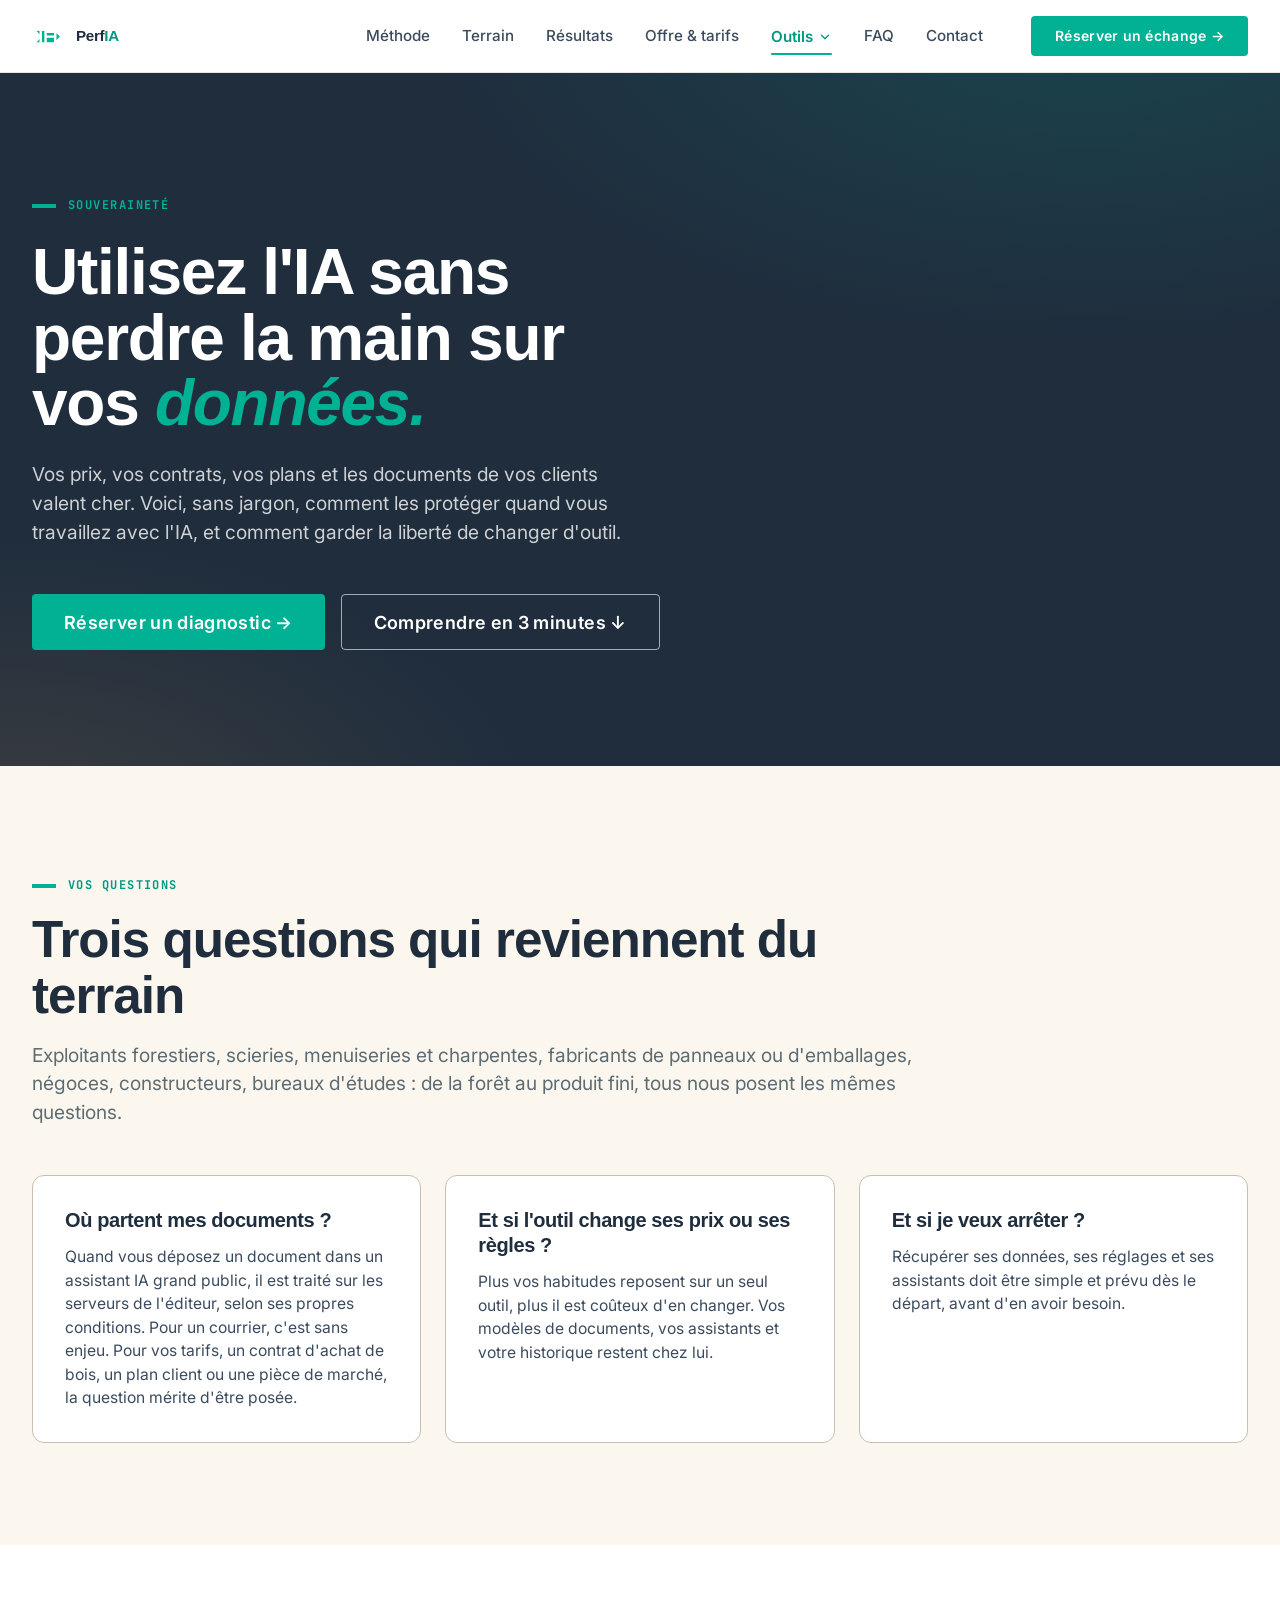
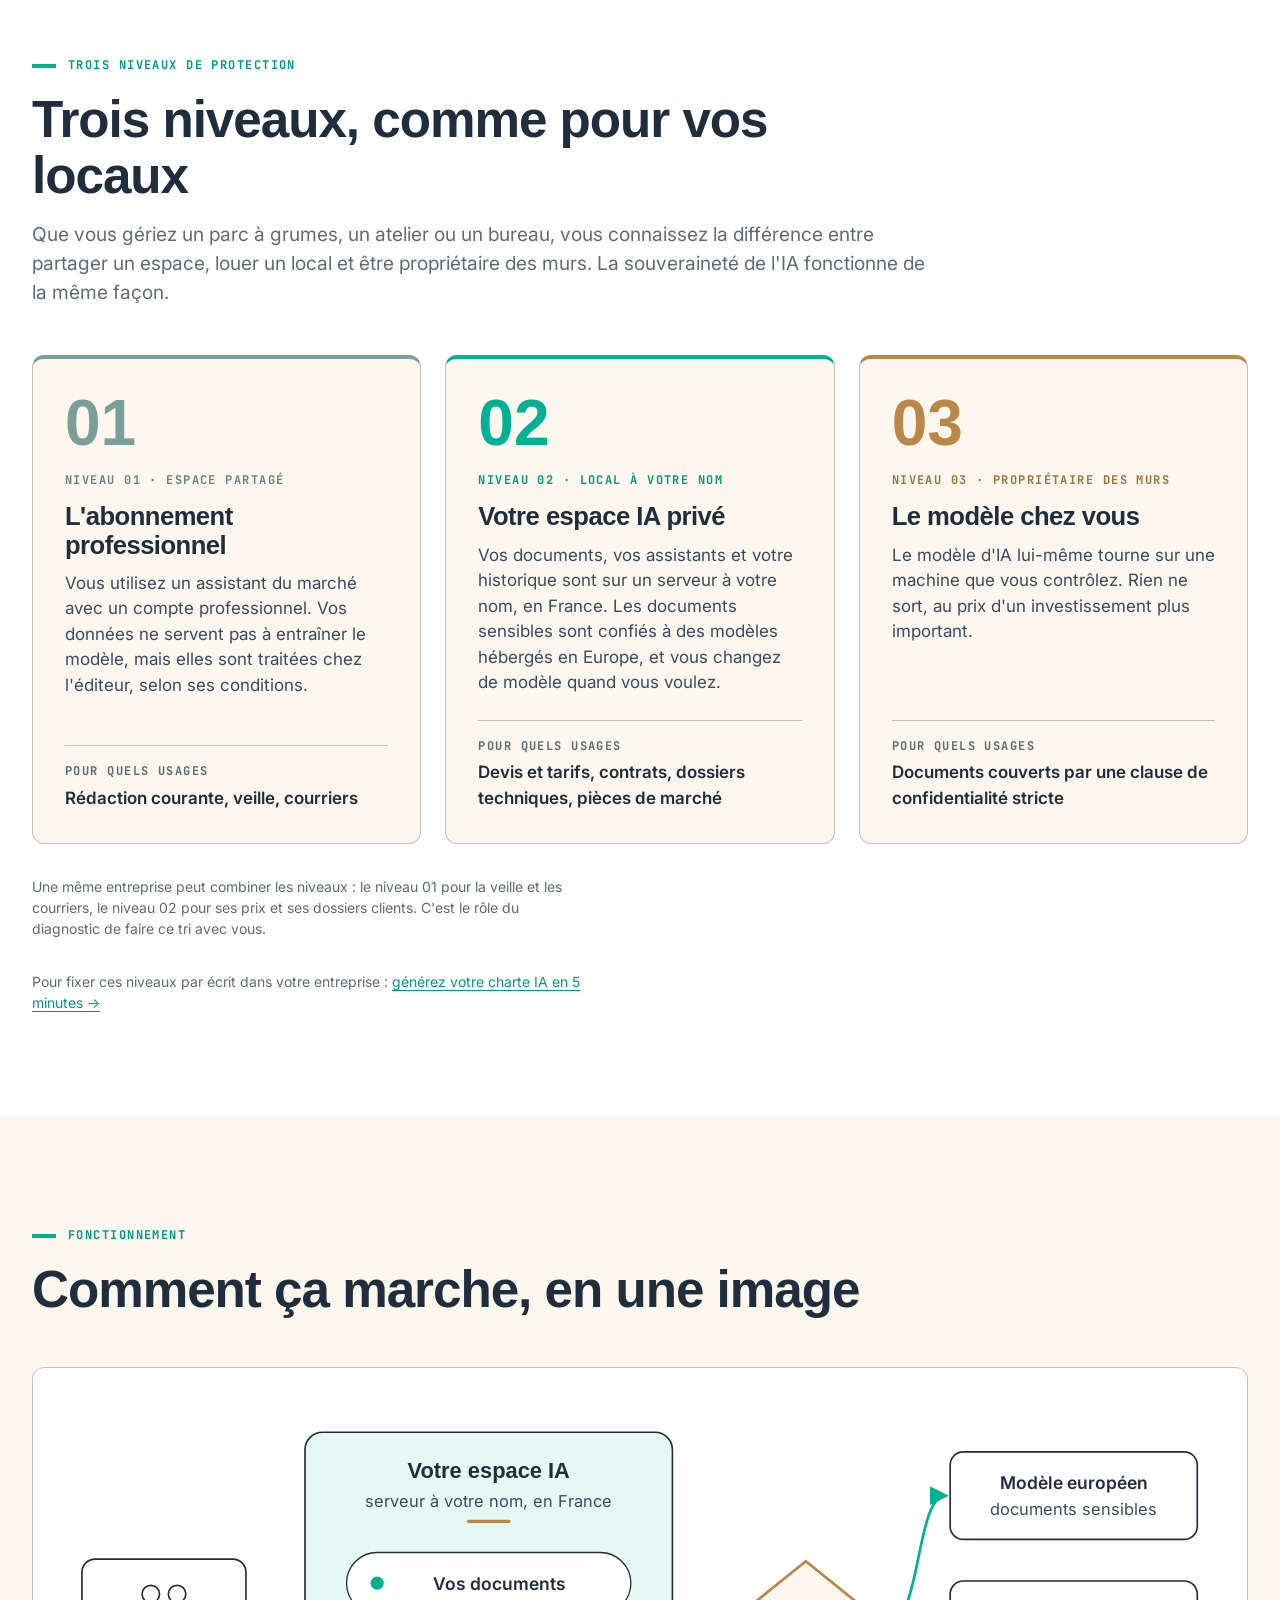
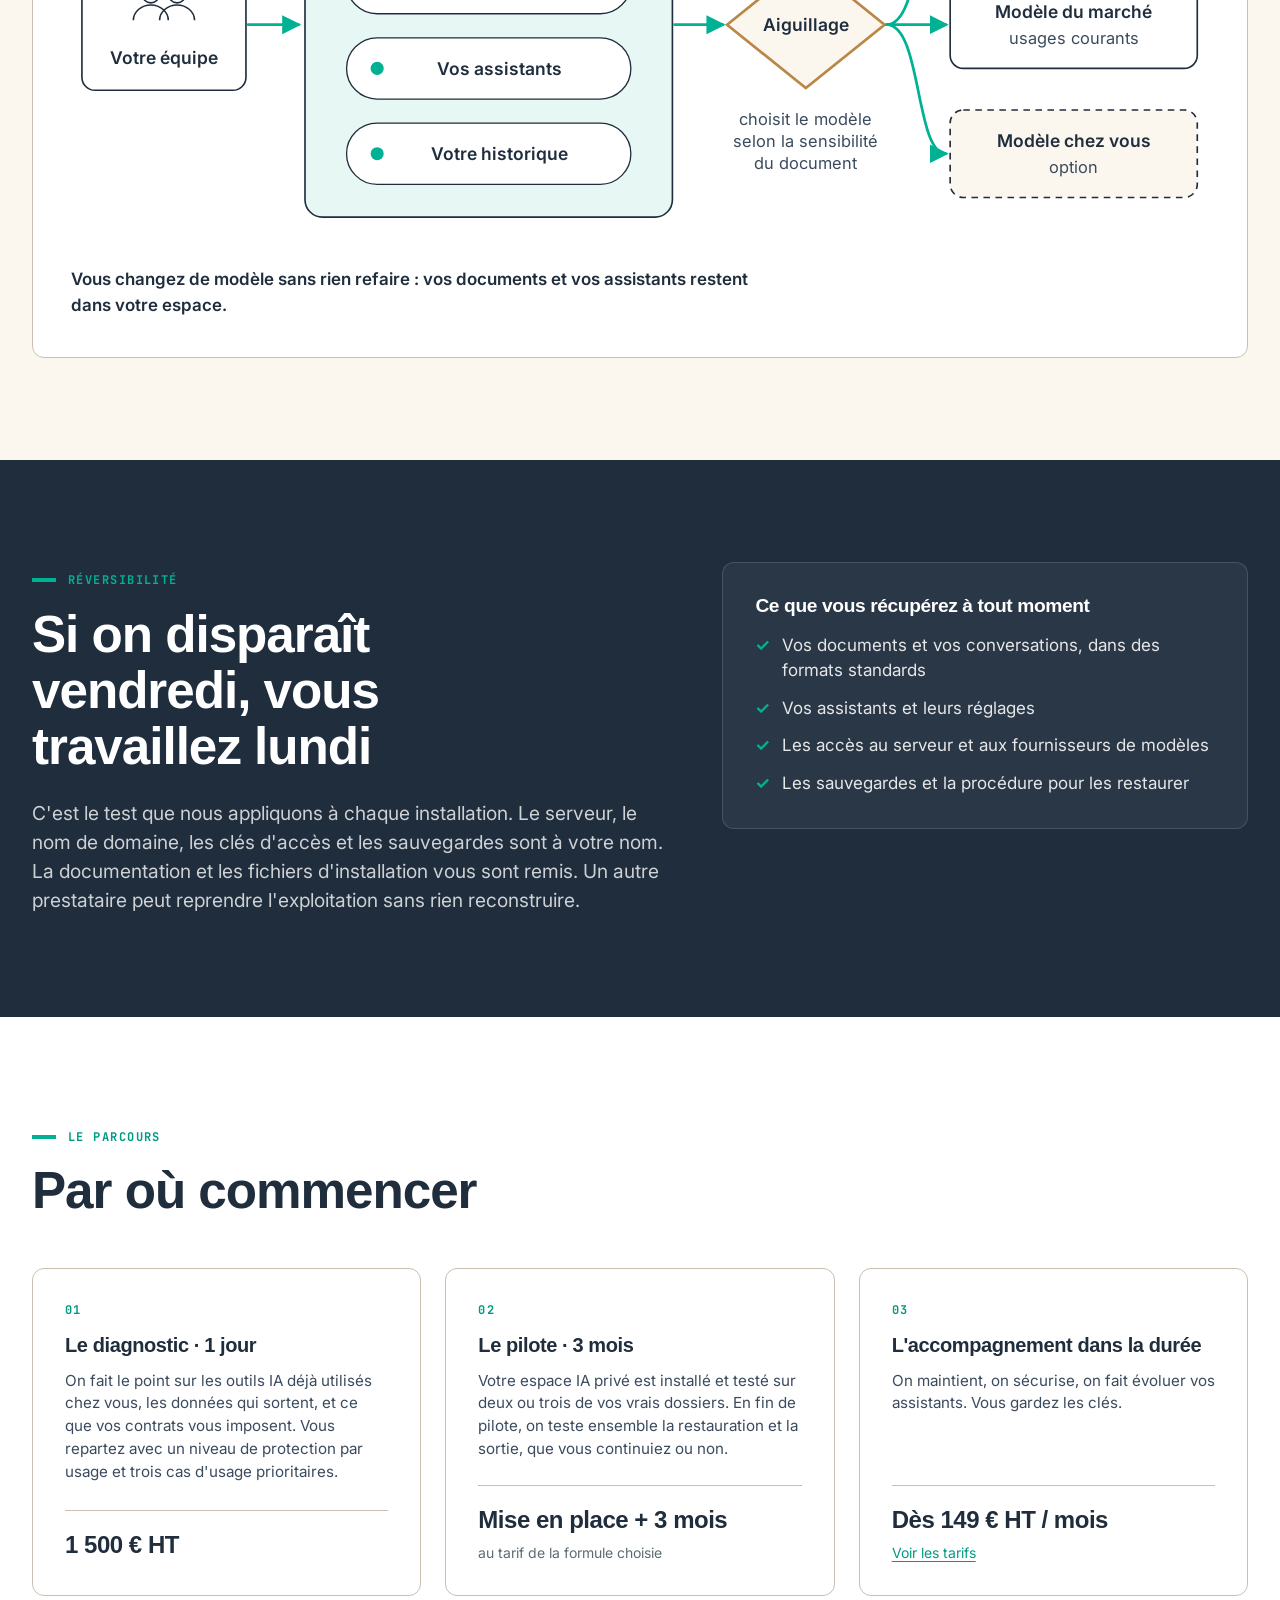
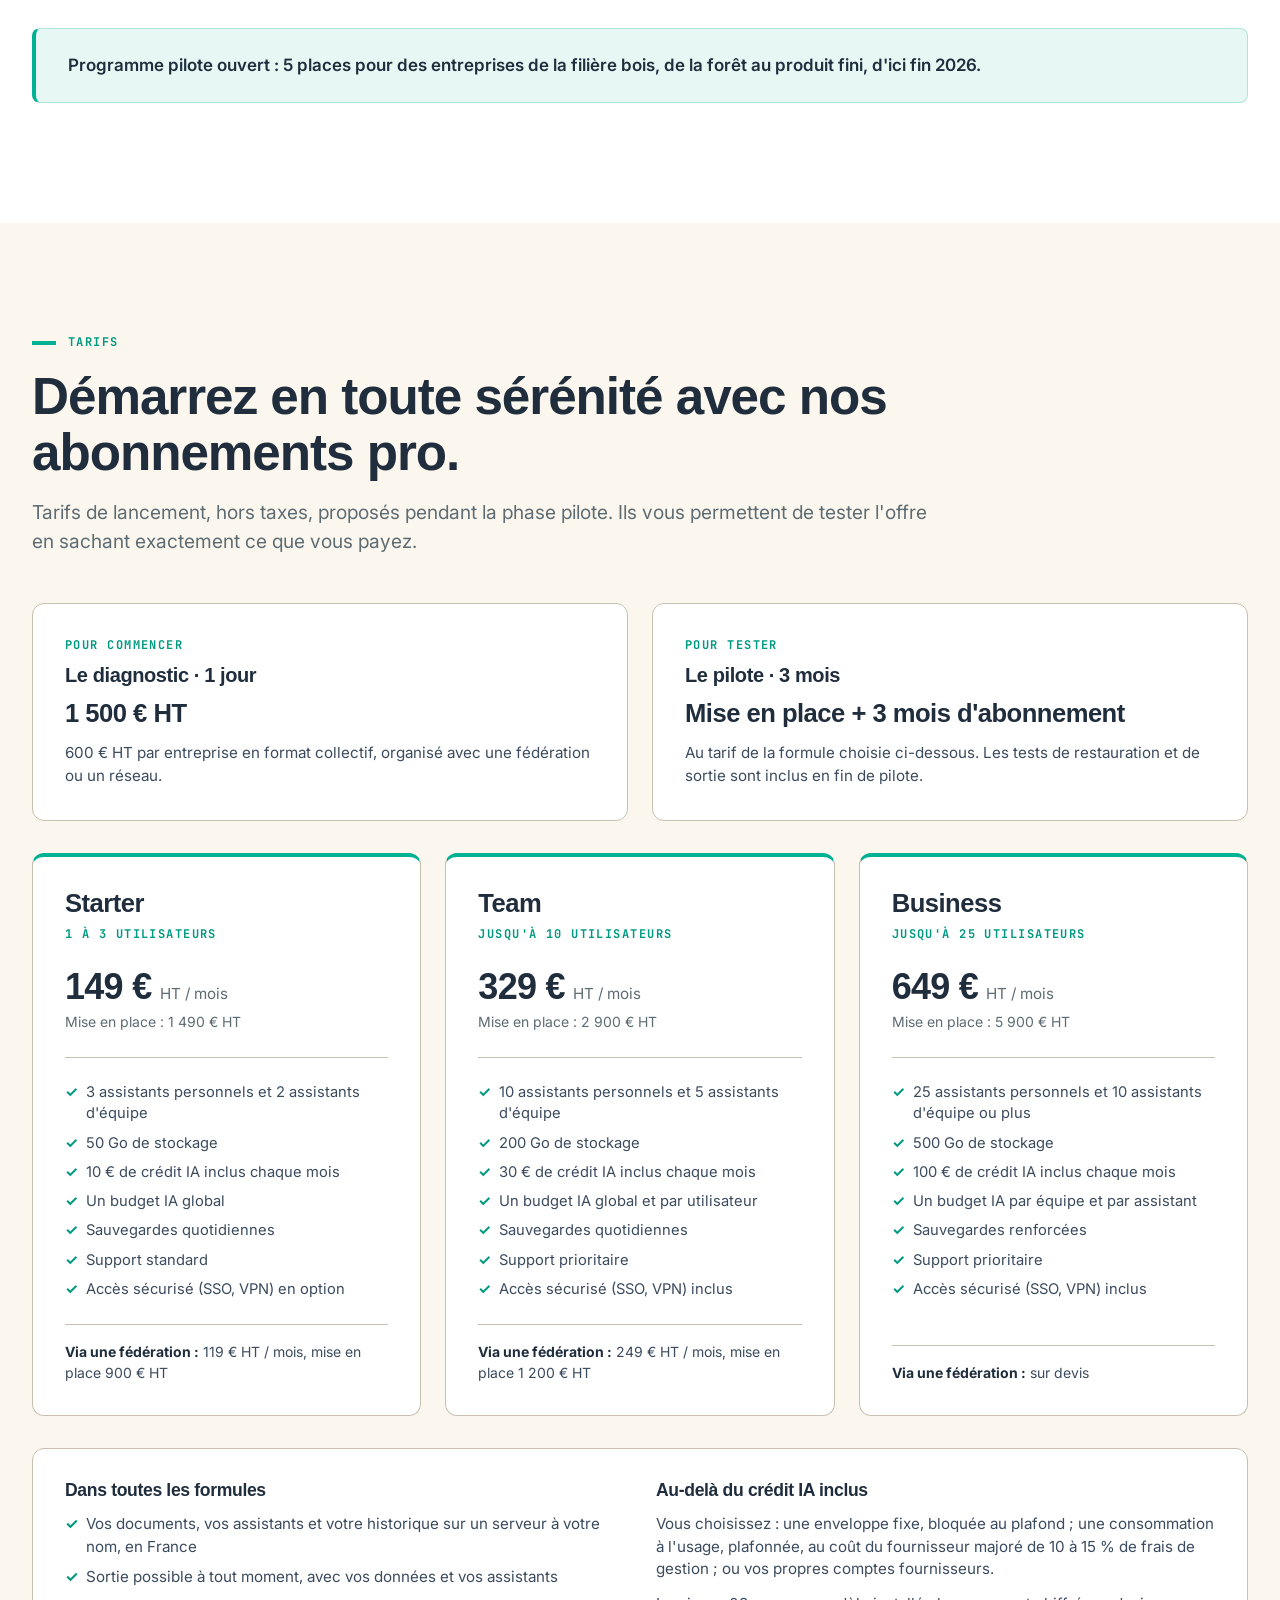
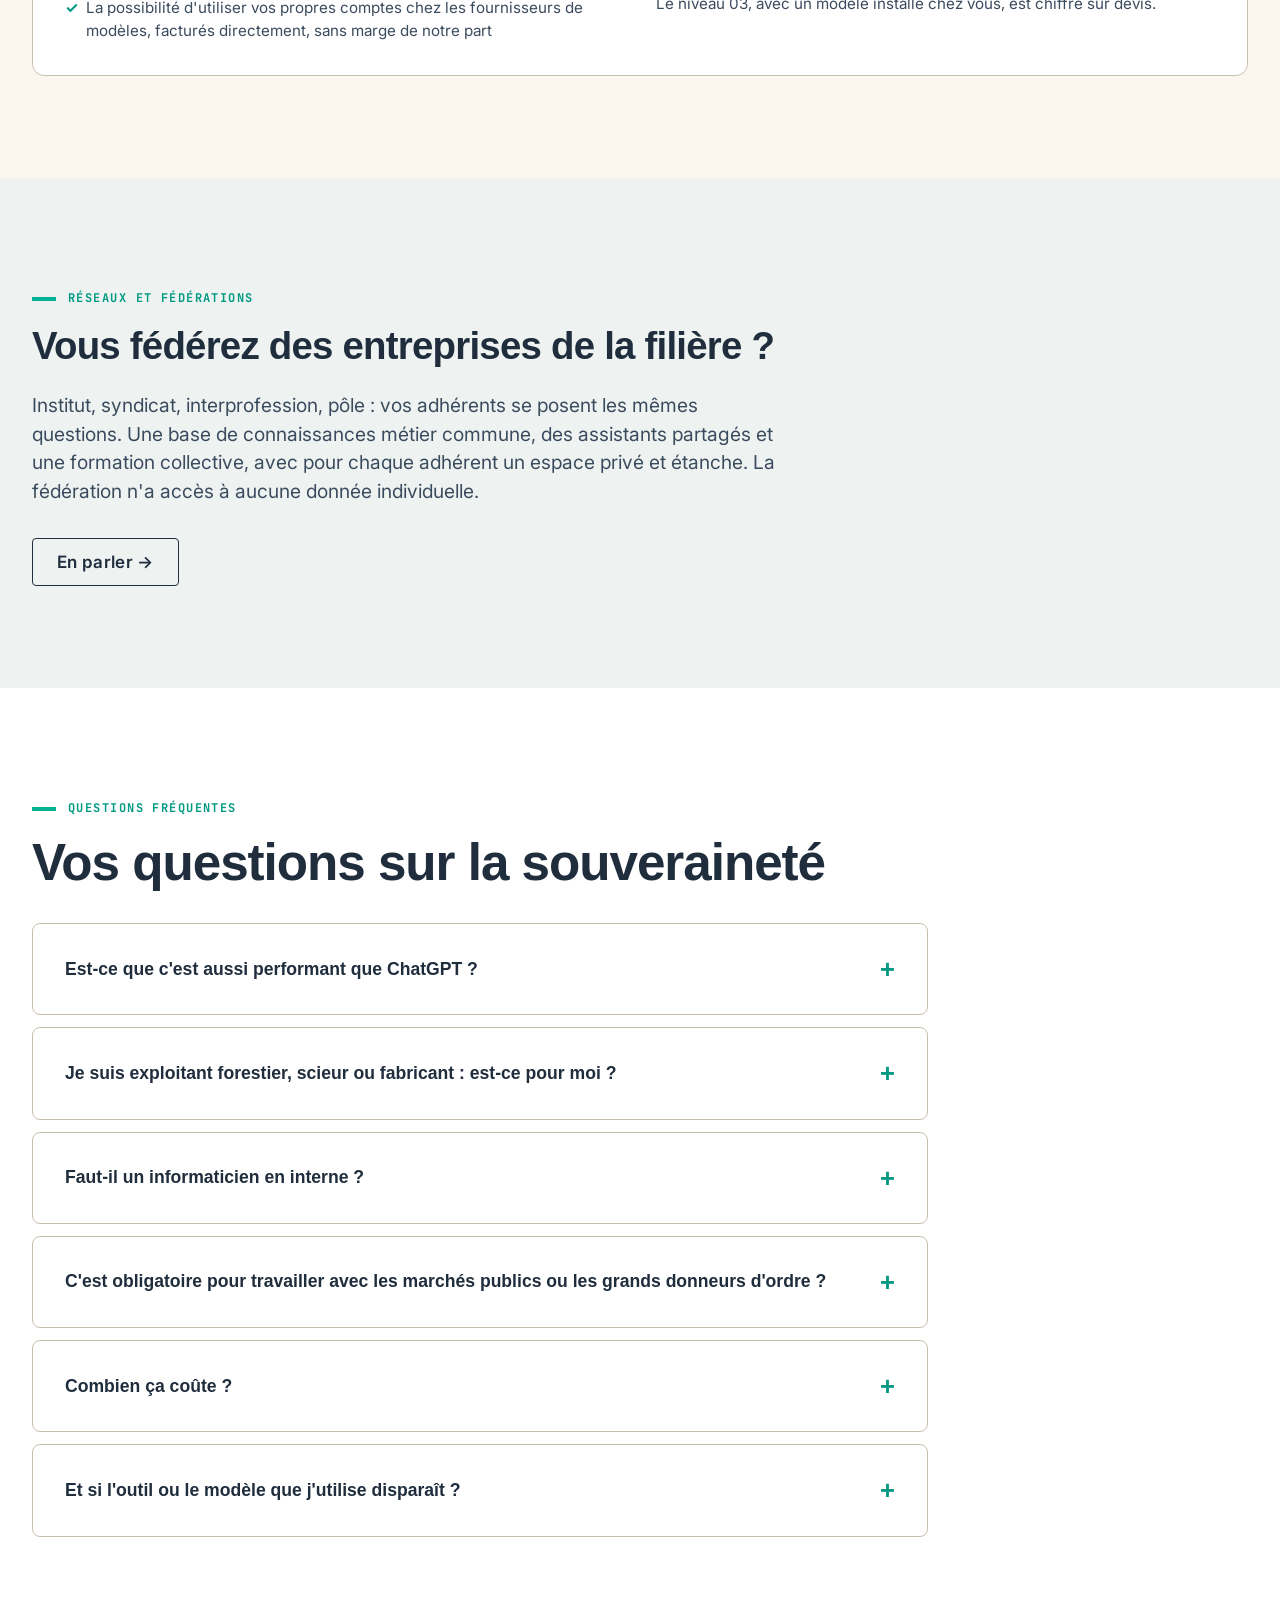
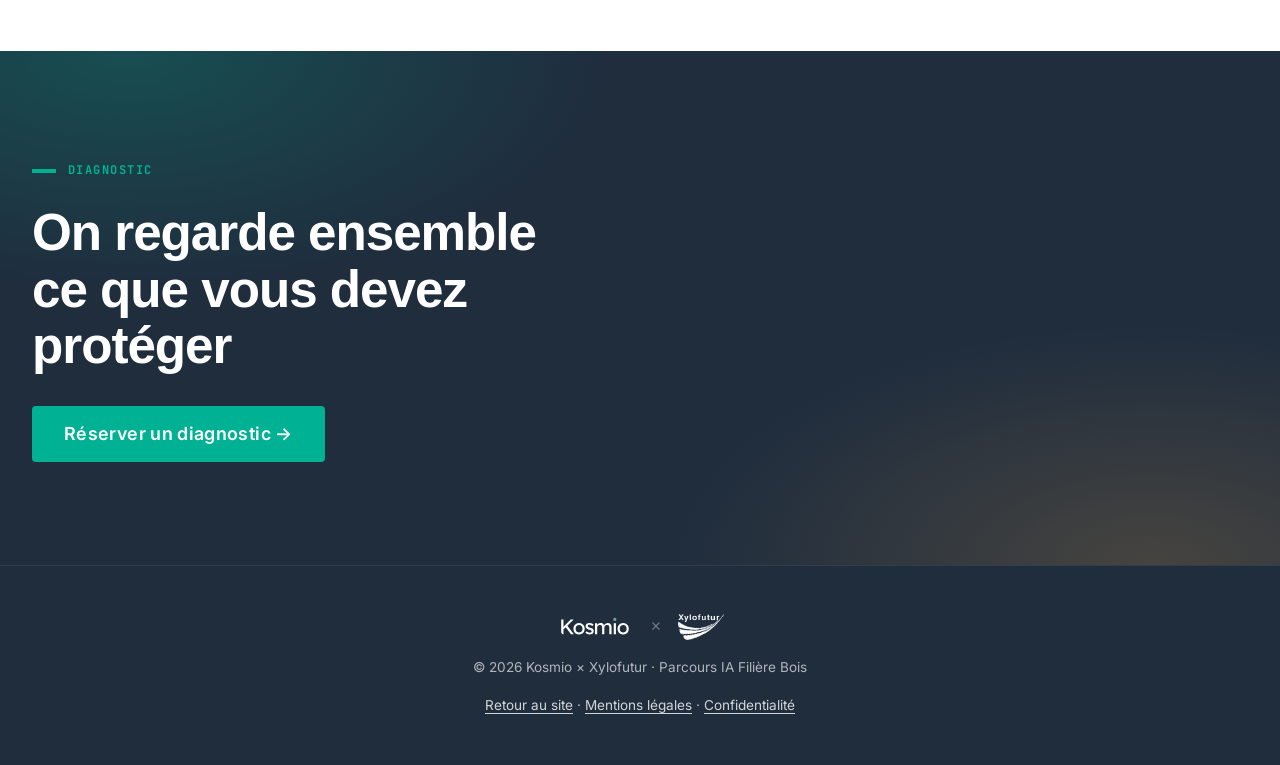
<file: souverainete.html>
<!doctype html>
<html lang="fr">
<head>
<meta charset="utf-8" />
<meta name="viewport" content="width=device-width,initial-scale=1" />
<title>IA souveraine pour la filière bois · Gardez la main sur vos données | PerfIA</title>
<meta name="description" content="Utiliser l'IA sans perdre la main sur vos données, vos documents clients et vos coûts. Trois niveaux de protection expliqués simplement, pour toutes les entreprises de la filière bois, de la forêt au produit fini." />

<meta property="og:type" content="website" />
<meta property="og:title" content="IA souveraine pour la filière bois · Gardez la main sur vos données" />
<meta property="og:description" content="Utiliser l'IA sans perdre la main sur vos données, vos documents clients et vos coûts. Trois niveaux de protection expliqués simplement, pour toutes les entreprises de la filière bois, de la forêt au produit fini." />
<meta property="og:url" content="https://ia-automatisation.kosm.io/souverainete.html" />
<meta property="og:image" content="https://ia-automatisation.kosm.io/assets/og-cover.png" />
<meta property="og:locale" content="fr_FR" />
<meta name="twitter:card" content="summary_large_image" />
<link rel="canonical" href="https://ia-automatisation.kosm.io/souverainete.html" />

<link rel="icon" href="assets/favicon.svg" type="image/svg+xml" />

<link rel="preconnect" href="https://fonts.googleapis.com">
<link rel="preconnect" href="https://fonts.gstatic.com" crossorigin>
<link rel="stylesheet" href="https://fonts.googleapis.com/css2?family=Inter:wght@400;500;600;700&family=JetBrains+Mono:wght@600;700&display=swap">
<link rel="stylesheet" href="design-system/tokens.css" />

<style>
  html { scroll-padding-top: 88px; }
  .wrap { max-width: var(--container-xl); margin-inline:auto; padding-inline: var(--gutter-mobile); }
  @media (min-width:768px){ .wrap{ padding-inline: var(--gutter-tablet);} }
  @media (min-width:1024px){ .wrap{ padding-inline: var(--gutter-desktop);} }

  /* ===== Header (identique au site) ===== */
  header.site {
    position: sticky; top:0; z-index:50;
    background: rgba(255,255,255,0.88);
    backdrop-filter: saturate(180%) blur(12px);
    border-bottom: 1px solid rgba(201,191,177,0.4);
  }
  header.site .wrap { display:flex; align-items:center; justify-content:space-between; height:72px; gap:var(--space-4); }
  .brand { display:flex; align-items:center; gap:var(--space-3); text-decoration:none;}
  .brand-logo { height:32px; width:auto; display:block; }
  .brand-name { font-family:var(--font-display); font-weight:700; font-size:.95rem; color:var(--ink-900); letter-spacing:var(--tracking-tight); }
  .brand-name strong { font-weight:800; color:var(--color-accent-hover); }

  /* ===== Sections communes ===== */
  main section { padding-block: clamp(4rem, 8vw, 7rem); }
  .section-head { max-width: 56rem; margin-bottom: var(--space-7); }
  .section-head h2 { font-size: var(--text-h1); margin-top: var(--space-4); margin-bottom: var(--space-4); }
  .section-head .t-lead { margin:0; }
  .bg-alt { background: var(--color-bg-alt); }
  .reveal { opacity:0; transform: translateY(20px); transition: opacity .8s var(--ease-out), transform .8s var(--ease-out); }
  .reveal.in { opacity:1; transform:none; }
  @media (prefers-reduced-motion: reduce){ .reveal { opacity:1; transform:none; } }

  /* ===== S1 · Hero ===== */
  .hero {
    background: radial-gradient(1100px 560px at 85% -10%, rgba(0,177,148,0.18), transparent 60%),
                radial-gradient(900px 500px at 0% 110%, rgba(186,135,72,0.18), transparent 60%),
                var(--ink-900);
    color: var(--white);
  }
  main section.hero { padding-block: clamp(4rem, 9vw, 8rem); }
  .hero .eyebrow { color: var(--xf-green-500); }
  .hero h1 {
    color: var(--white); font-size: var(--text-display-2); line-height: 1.02;
    max-width: 17ch; margin: var(--space-5) 0 var(--space-5);
  }
  .hero h1 em { font-style: italic; color: var(--xf-green-500); }
  .hero .lead { font-size: var(--text-lead); line-height: var(--lh-base); color: rgba(255,255,255,0.78); max-width: 52ch; margin: 0 0 var(--space-7); }
  .hero .ctas { display:flex; flex-wrap:wrap; gap: var(--space-4); }
  .hero .btn--secondary { color: var(--white); border-color: rgba(255,255,255,.6); }
  .hero .btn--secondary:hover { background: var(--white); color: var(--ink-900); }

  /* ===== S2 · Questions ===== */
  .q-grid { display:grid; gap: var(--space-5); grid-template-columns: 1fr; }
  @media (min-width:900px){ .q-grid { grid-template-columns: repeat(3, 1fr); } }
  .q-card { background: var(--white); border:1px solid var(--grey-300); border-radius: var(--radius-lg); padding: var(--space-6); }
  .q-card h3 { font-size: 1.25rem; line-height: var(--lh-snug); margin-bottom: var(--space-3); }
  .q-card p { margin:0; color: var(--ink-700); font-size: .98rem; line-height: var(--lh-base); }

  /* ===== S3 · Niveaux (Carte Niveau du design system) ===== */
  .lv-grid { display:grid; gap: var(--space-5); grid-template-columns: 1fr; }
  @media (min-width:1024px){ .lv-grid { grid-template-columns: repeat(3, 1fr); } }
  .lv-grid .level-card { padding: var(--space-6); display:flex; flex-direction:column; }
  .lv-label {
    font-family: var(--font-mono); font-size: var(--text-micro); font-weight:700;
    text-transform: uppercase; letter-spacing: var(--tracking-mono); margin: 0 0 var(--space-3);
  }
  .level-card[data-level="1"] .lv-label { color: var(--km-sage-600); }
  .level-card[data-level="2"] .lv-label { color: var(--xf-green-600); }
  .level-card[data-level="3"] .lv-label { color: var(--xf-gold-600); }
  .lv-grid .level-card h3 { font-size: var(--text-h3); margin-bottom: var(--space-3); }
  .lv-grid .lv-desc { color: var(--ink-700); line-height: var(--lh-base); margin: 0 0 var(--space-5); }
  .lv-uses { margin-top:auto; padding-top: var(--space-4); border-top:1px solid var(--grey-300); }
  .lv-uses span { display:block; font-family: var(--font-mono); font-size: var(--text-micro); font-weight:700; text-transform:uppercase; letter-spacing: var(--tracking-mono); color: var(--grey-600); margin-bottom: var(--space-1); }
  .lv-uses p { margin:0; font-weight:600; line-height: var(--lh-base); }
  .lv-note { font-size: var(--text-small); color: var(--grey-600); line-height: var(--lh-base); max-width: 62ch; margin: var(--space-6) 0 0; }

  /* ===== S4 · Schéma ===== */
  .schema-card { background: var(--white); border:1px solid var(--grey-300); border-radius: var(--radius-lg); padding: clamp(1rem, 3vw, var(--space-7)); }
  .schema svg { display:block; width:100%; height:auto; }
  .schema .sch-h { display:none; }
  .schema .sch-v { max-width: 440px; margin-inline:auto; }
  @media (min-width:1024px){
    .schema .sch-h { display:block; }
    .schema .sch-v { display:none; }
  }
  .schema text { font-family: var(--font-body); fill: var(--ink-900); }
  .schema .sch-title { font-family: var(--font-display); font-size:20px; font-weight:700; }
  .schema .sch-t { font-size:16px; font-weight:600; }
  .schema .sch-sub { font-size:15px; fill: var(--ink-700); }
  .schema .sch-box { fill: var(--white); stroke: var(--ink-900); stroke-width:1.5; }
  .schema .sch-space { fill: var(--xf-green-50); stroke: var(--ink-900); stroke-width:1.5; }
  .schema .sch-pill { fill: var(--white); stroke: var(--ink-900); stroke-width:1.2; }
  .schema .sch-dot { fill: var(--xf-green-500); }
  .schema .sch-switch { fill: var(--xf-sand-100); stroke: var(--xf-gold-500); stroke-width:2.5; }
  .schema .sch-target { fill: var(--white); stroke: var(--ink-900); stroke-width:1.5; }
  .schema .sch-target--opt { fill: var(--xf-sand-100); stroke-dasharray: 6 5; }
  .schema .sch-accent { fill: var(--xf-gold-500); }
  .schema .sch-arrow { fill:none; stroke: var(--xf-green-500); stroke-width:2.5; stroke-linecap:round; }
  .schema .sch-head { fill: var(--xf-green-500); }
  .schema .sch-icon { fill:none; stroke: var(--ink-900); stroke-width:1.5; }
  .schema-caption { margin: var(--space-5) 0 0; font-weight:600; line-height: var(--lh-base); max-width: 62ch; }

  /* ===== S5 · Sortie ===== */
  .exit { background: var(--ink-900); color: var(--white); }
  .exit .grid { display:grid; gap: var(--space-7); grid-template-columns: 1fr; align-items:start; }
  @media (min-width:900px){ .exit .grid { grid-template-columns: 1.1fr .9fr; } }
  .exit .eyebrow { color: var(--xf-green-500); }
  .exit h2 { color: var(--white); font-size: var(--text-h1); max-width: 18ch; margin-top: var(--space-4); }
  .exit p { color: rgba(255,255,255,.78); font-size: var(--text-lead); line-height: var(--lh-base); max-width: 54ch; margin:0; }
  .exit-card { background: rgba(255,255,255,.05); border:1px solid rgba(255,255,255,.14); border-radius: var(--radius-lg); padding: var(--space-6); }
  .exit-card h3 { color: var(--white); font-size: 1.2rem; margin-bottom: var(--space-4); }
  .exit-card ul { list-style:none; margin:0; padding:0; display:grid; gap: var(--space-3); }
  .exit-card li { display:flex; gap: var(--space-3); align-items:flex-start; color: rgba(255,255,255,.88); line-height: var(--lh-base); }
  .exit-card li::before { content:"✓"; color: var(--xf-green-500); font-weight:700; flex:0 0 auto; }

  /* ===== S6 · Parcours ===== */
  .steps { display:grid; gap: var(--space-5); grid-template-columns: 1fr; }
  @media (min-width:900px){ .steps { grid-template-columns: repeat(3, 1fr); } }
  .step { background: var(--white); border:1px solid var(--grey-300); border-radius: var(--radius-lg); padding: var(--space-6); display:flex; flex-direction:column; transition: transform .3s var(--ease-out); }
  .step:hover { transform: translateY(-4px); }
  .step .num { font-family: var(--font-mono); font-size:.75rem; font-weight:700; color: var(--xf-green-600); letter-spacing: var(--tracking-mono); }
  .step h3 { font-size: 1.25rem; line-height: var(--lh-snug); margin: var(--space-3) 0; }
  .step p { color: var(--ink-700); font-size: .95rem; line-height: var(--lh-base); margin:0; }
  .step .step__price-wrap { margin-top:auto; }
  .step .step__price { margin: var(--space-5) 0 0; padding-top: var(--space-4); border-top:1px solid var(--grey-300); }
  .step .step__price b { display:block; font-family: var(--font-display); font-size: 1.5rem; color: var(--ink-900); letter-spacing: var(--tracking-tight); }
  .step .step__price small { display:block; margin-top: var(--space-1); color: var(--grey-600); font-size: var(--text-small); }
  .callout {
    margin-top: var(--space-6); padding: var(--space-5) var(--space-6);
    background: var(--xf-green-50); border:1px solid rgba(0,177,148,.25); border-left:4px solid var(--xf-green-500);
    border-radius: var(--radius-md); font-weight:600; line-height: var(--lh-base); color: var(--ink-900);
  }

  /* ===== S6 bis · Tarifs ===== */
  .entry-grid { display:grid; gap: var(--space-5); grid-template-columns:1fr; margin-bottom: var(--space-6); }
  @media (min-width:768px){ .entry-grid { grid-template-columns: 1fr 1fr; } }
  .entry { background: var(--white); border:1px solid var(--grey-300); border-radius: var(--radius-lg); padding: var(--space-6); }
  .entry__label, .tier__users { font-family: var(--font-mono); font-size: var(--text-micro); font-weight:700; text-transform:uppercase; letter-spacing: var(--tracking-mono); color: var(--xf-green-600); margin:0 0 var(--space-2); }
  .entry h3 { font-size: 1.25rem; margin-bottom: var(--space-3); }
  .entry__price b, .tier__price b { font-family: var(--font-display); font-weight:700; letter-spacing: var(--tracking-tight); color: var(--ink-900); }
  .entry__price { margin:0 0 var(--space-3); }
  .entry__price b { font-size: 1.6rem; line-height:1.2; }
  .entry p:not(.entry__label):not(.entry__price) { margin:0; color: var(--ink-700); line-height: var(--lh-base); font-size:.95rem; }
  .tiers { display:grid; gap: var(--space-5); grid-template-columns:1fr; }
  @media (min-width:1024px){ .tiers { grid-template-columns: repeat(3, 1fr); } }
  .tier { background: var(--white); border:1px solid var(--grey-300); border-top:4px solid var(--xf-green-500); border-radius: var(--radius-lg); padding: var(--space-6); display:flex; flex-direction:column; }
  .tier__name { font-size: var(--text-h3); margin-bottom: var(--space-2); }
  .tier__price { margin: var(--space-4) 0 var(--space-1); color: var(--grey-600); font-size:.95rem; }
  .tier__price b { font-size: 2.25rem; line-height:1; margin-right: var(--space-1); }
  .tier__setup { margin:0 0 var(--space-5); color: var(--grey-600); font-size: var(--text-small); }
  .tier ul { list-style:none; margin:0 0 var(--space-5); padding: var(--space-5) 0 0; border-top:1px solid var(--grey-300); display:grid; gap: var(--space-2); }
  .tier li { display:flex; gap: var(--space-2); align-items:flex-start; font-size:.92rem; line-height:1.45; color: var(--ink-700); }
  .tier li::before { content:"✓"; color: var(--xf-green-600); font-weight:700; flex:0 0 auto; }
  .tier__fed { margin: auto 0 0; padding-top: var(--space-4); border-top:1px solid var(--grey-300); font-size: var(--text-small); color: var(--ink-700); line-height: var(--lh-base); }
  .tier__fed b { color: var(--ink-900); }
  .tier-notes { display:grid; gap: var(--space-6); grid-template-columns:1fr; margin-top: var(--space-6); background: var(--white); border:1px solid var(--grey-300); border-radius: var(--radius-lg); padding: var(--space-6); }
  @media (min-width:900px){ .tier-notes { grid-template-columns: 1fr 1fr; } }
  .tier-notes h3 { font-size: 1.1rem; margin-bottom: var(--space-3); }
  .tier-notes ul { list-style:none; margin:0; padding:0; display:grid; gap: var(--space-2); }
  .tier-notes li { display:flex; gap: var(--space-2); align-items:flex-start; font-size:.95rem; line-height: var(--lh-base); color: var(--ink-700); }
  .tier-notes li::before { content:"✓"; color: var(--xf-green-600); font-weight:700; flex:0 0 auto; }
  .tier-notes p { margin:0 0 var(--space-3); font-size:.95rem; line-height: var(--lh-base); color: var(--ink-700); }
  .tier-notes p:last-child { margin-bottom:0; }

  /* ===== S7 · Réseaux ===== */
  .networks { background: var(--km-sage-50); }
  .networks .inner { max-width: 56rem; }
  .networks h2 { font-size: var(--text-h2); margin-top: var(--space-4); }
  .networks p { color: var(--ink-700); font-size: var(--text-lead); line-height: var(--lh-base); max-width: 62ch; margin: 0 0 var(--space-6); }

  /* ===== S8 · FAQ (même composant que l'accueil) ===== */
  .faq details {
    background: var(--white); border:1px solid var(--grey-300); border-radius: var(--radius-md);
    padding: var(--space-5) var(--space-6); margin-bottom: var(--space-3); cursor:pointer;
    transition: border-color .2s ease;
  }
  .faq details[open]{ border-color: var(--xf-green-500); }
  .faq summary { font-family: var(--font-display); font-weight:700; font-size: 1.1rem; list-style:none; display:flex; justify-content:space-between; align-items:center; gap:var(--space-4); }
  .faq summary::-webkit-details-marker { display:none; }
  .faq summary::after { content:"+"; font-size: 1.6rem; color: var(--xf-green-600); transition: transform .3s ease; }
  .faq details[open] summary::after { transform: rotate(45deg); }
  .faq summary:focus-visible { outline:none; box-shadow: var(--shadow-focus); border-radius: var(--radius-sm); }
  .faq details p { margin: var(--space-4) 0 0; color: var(--ink-700); line-height: var(--lh-base); }
  .faq .inner { max-width: 56rem; }

  /* ===== S9 · Appel final (repris de l'accueil) ===== */
  .final {
    background:
      radial-gradient(800px 400px at 90% 100%, rgba(186,135,72,0.25), transparent 60%),
      radial-gradient(800px 400px at 10% 0%, rgba(0,177,148,0.25), transparent 60%),
      var(--ink-900);
    color: var(--white);
  }
  .final h2 { color: var(--white); font-size: var(--text-h1); max-width: 20ch; margin-bottom: var(--space-6); }

  /* ===== Footer (identique à choix-ia.html) ===== */
  footer.site { background: var(--ink-900); color: rgba(255,255,255,.65); padding-block: var(--space-7); font-size:.85rem; border-top:1px solid rgba(255,255,255,.08); }
  footer.site .wrap { display:flex; flex-direction:column; gap: var(--space-4); align-items:center; text-align:center; }
  footer.site a { color: rgba(255,255,255,.8); }
  .footer-brands { display:flex; align-items:center; gap: var(--space-4); }
  .footer-brands img { height:26px; width:auto; }
  .footer-brands .x { color: rgba(255,255,255,.35); }
</style>
<link rel="stylesheet" href="assets/site-nav.css?v=1" />
<script src="assets/site-nav.js?v=1" defer></script>
</head>
<body>

<header class="site">
  <div class="wrap">
    <a href="index.html" class="brand">
      <img src="assets/logo-white.svg" alt="PerfIA" class="brand-logo">
      <span class="brand-name">Perf<strong>IA</strong></span>
    </a>
    <nav class="primary" id="nav-primary" aria-label="Principal">
      <a href="index.html#methode">Méthode</a>
      <a href="index.html#terrain">Terrain</a>
      <a href="index.html#etudes">Résultats</a>
      <a href="index.html#offre">Offre &amp; tarifs</a>
      <div class="nav-dd">
        <button type="button" class="nav-dd__btn is-current" aria-expanded="false" aria-controls="nav-outils">Outils<svg class="nav-dd__chev" width="14" height="14" viewBox="0 0 24 24" fill="none" stroke="currentColor" stroke-width="2.2" stroke-linecap="round" stroke-linejoin="round" aria-hidden="true"><polyline points="6 9 12 15 18 9"/></svg></button>
        <div class="nav-dd__menu" id="nav-outils">
          <a href="https://mooc-ia.kosm.io/charte/?utm_source=perfia&amp;utm_medium=nav" target="_blank" rel="noopener"><span class="nav-dd__title">Charte IA <span class="nav-dd__ext" aria-hidden="true">↗</span></span><span class="nav-dd__desc">La charte IA de votre entreprise en 5 minutes</span></a>
          <a href="choix-ia.html"><span class="nav-dd__title">Quel outil IA&nbsp;?</span><span class="nav-dd__desc">Trouver l'abonnement adapté à vos usages</span></a>
          <a href="souverainete.html" class="nav-dd__cur" aria-current="page"><span class="nav-dd__title">Souveraineté</span><span class="nav-dd__desc">Vos outils IA sur un serveur à votre nom</span></a>
          <a href="https://processotheque.kosmio.dev/" target="_blank" rel="noopener"><span class="nav-dd__title">Processothèque <span class="nav-dd__ext" aria-hidden="true">↗</span></span><span class="nav-dd__desc">Le référentiel des processus métier de la filière bois</span></a>
          <a href="https://mooc-ia.kosm.io/" target="_blank" rel="noopener"><span class="nav-dd__title">IAcadémie <span class="nav-dd__ext" aria-hidden="true">↗</span></span><span class="nav-dd__desc">Le MOOC pour performer avec l'IA</span></a>
        </div>
      </div>
      <a href="index.html#faq">FAQ</a>
      <a href="index.html#contact">Contact</a>
      <a class="btn btn--primary nav-cta" href="https://cal.com/kosmio/ia-automatisation" target="_blank" rel="noopener">Réserver un échange →</a>
    </nav>
    <button type="button" class="nav-toggle" aria-expanded="false" aria-controls="nav-primary" aria-label="Ouvrir le menu">
      <svg class="nav-toggle__open" width="24" height="24" viewBox="0 0 24 24" fill="none" stroke="currentColor" stroke-width="2" stroke-linecap="round" aria-hidden="true"><line x1="3" y1="6" x2="21" y2="6"/><line x1="3" y1="12" x2="21" y2="12"/><line x1="3" y1="18" x2="21" y2="18"/></svg>
      <svg class="nav-toggle__close" width="24" height="24" viewBox="0 0 24 24" fill="none" stroke="currentColor" stroke-width="2" stroke-linecap="round" aria-hidden="true"><line x1="6" y1="6" x2="18" y2="18"/><line x1="18" y1="6" x2="6" y2="18"/></svg>
    </button>
    <a class="btn btn--primary btn--sm header-cta" href="https://cal.com/kosmio/ia-automatisation" target="_blank" rel="noopener">Réserver un échange →</a>
  </div>
</header>

<main>

<!-- ============ S1 · HERO ============ -->
<section class="hero" id="haut">
  <div class="wrap">
    <span class="eyebrow">Souveraineté</span>
    <h1>Utilisez l'IA sans perdre la main sur vos <em>données.</em></h1>
    <p class="lead">Vos prix, vos contrats, vos plans et les documents de vos clients valent cher. Voici, sans jargon, comment les protéger quand vous travaillez avec l'IA, et comment garder la liberté de changer d'outil.</p>
    <div class="ctas">
      <a class="btn btn--primary btn--lg" href="https://cal.com/kosmio/ia-automatisation" target="_blank" rel="noopener">Réserver un diagnostic →</a>
      <a class="btn btn--secondary btn--lg" href="#niveaux">Comprendre en 3 minutes ↓</a>
    </div>
  </div>
</section>

<!-- ============ S2 · VOS QUESTIONS ============ -->
<section class="bg-alt" id="questions">
  <div class="wrap">
    <div class="section-head reveal">
      <span class="eyebrow">Vos questions</span>
      <h2>Trois questions qui reviennent du terrain</h2>
      <p class="t-lead">Exploitants forestiers, scieries, menuiseries et charpentes, fabricants de panneaux ou d'emballages, négoces, constructeurs, bureaux d'études : de la forêt au produit fini, tous nous posent les mêmes questions.</p>
    </div>
    <div class="q-grid">
      <article class="q-card reveal">
        <h3>Où partent mes documents&nbsp;?</h3>
        <p>Quand vous déposez un document dans un assistant IA grand public, il est traité sur les serveurs de l'éditeur, selon ses propres conditions. Pour un courrier, c'est sans enjeu. Pour vos tarifs, un contrat d'achat de bois, un plan client ou une pièce de marché, la question mérite d'être posée.</p>
      </article>
      <article class="q-card reveal">
        <h3>Et si l'outil change ses prix ou ses règles&nbsp;?</h3>
        <p>Plus vos habitudes reposent sur un seul outil, plus il est coûteux d'en changer. Vos modèles de documents, vos assistants et votre historique restent chez lui.</p>
      </article>
      <article class="q-card reveal">
        <h3>Et si je veux arrêter&nbsp;?</h3>
        <p>Récupérer ses données, ses réglages et ses assistants doit être simple et prévu dès le départ, avant d'en avoir besoin.</p>
      </article>
    </div>
  </div>
</section>

<!-- ============ S3 · TROIS NIVEAUX ============ -->
<section id="niveaux">
  <div class="wrap">
    <div class="section-head reveal">
      <span class="eyebrow">Trois niveaux de protection</span>
      <h2>Trois niveaux, comme pour vos locaux</h2>
      <p class="t-lead">Que vous gériez un parc à grumes, un atelier ou un bureau, vous connaissez la différence entre partager un espace, louer un local et être propriétaire des murs. La souveraineté de l'IA fonctionne de la même façon.</p>
    </div>
    <div class="lv-grid">
      <article class="level-card reveal" data-level="1">
        <div class="level-card__numeral" aria-hidden="true">01</div>
        <p class="lv-label">Niveau 01 · Espace partagé</p>
        <h3>L'abonnement professionnel</h3>
        <p class="lv-desc">Vous utilisez un assistant du marché avec un compte professionnel. Vos données ne servent pas à entraîner le modèle, mais elles sont traitées chez l'éditeur, selon ses conditions.</p>
        <div class="lv-uses"><span>Pour quels usages</span><p>Rédaction courante, veille, courriers</p></div>
      </article>
      <article class="level-card reveal" data-level="2">
        <div class="level-card__numeral" aria-hidden="true">02</div>
        <p class="lv-label">Niveau 02 · Local à votre nom</p>
        <h3>Votre espace IA privé</h3>
        <p class="lv-desc">Vos documents, vos assistants et votre historique sont sur un serveur à votre nom, en France. Les documents sensibles sont confiés à des modèles hébergés en Europe, et vous changez de modèle quand vous voulez.</p>
        <div class="lv-uses"><span>Pour quels usages</span><p>Devis et tarifs, contrats, dossiers techniques, pièces de marché</p></div>
      </article>
      <article class="level-card reveal" data-level="3">
        <div class="level-card__numeral" aria-hidden="true">03</div>
        <p class="lv-label">Niveau 03 · Propriétaire des murs</p>
        <h3>Le modèle chez vous</h3>
        <p class="lv-desc">Le modèle d'IA lui-même tourne sur une machine que vous contrôlez. Rien ne sort, au prix d'un investissement plus important.</p>
        <div class="lv-uses"><span>Pour quels usages</span><p>Documents couverts par une clause de confidentialité stricte</p></div>
      </article>
    </div>
    <p class="lv-note reveal">Une même entreprise peut combiner les niveaux : le niveau 01 pour la veille et les courriers, le niveau 02 pour ses prix et ses dossiers clients. C'est le rôle du diagnostic de faire ce tri avec vous.</p>
    <p class="lv-note reveal">Pour fixer ces niveaux par écrit dans votre entreprise : <a href="https://mooc-ia.kosm.io/charte/?utm_source=perfia&amp;utm_medium=souverainete" target="_blank" rel="noopener">générez votre charte IA en 5 minutes →</a></p>
  </div>
</section>

<!-- ============ S4 · COMMENT ÇA MARCHE ============ -->
<section class="bg-alt" id="fonctionnement">
  <div class="wrap">
    <div class="section-head reveal">
      <span class="eyebrow">Fonctionnement</span>
      <h2>Comment ça marche, en une image</h2>
    </div>

    <figure class="schema schema-card reveal" style="margin:0;">
      <!-- Version horizontale, écrans de 1024 px et plus -->
      <svg class="sch-h" viewBox="0 0 1040 400" role="img" aria-label="Schéma : votre équipe utilise votre espace IA, un serveur à votre nom en France qui contient vos documents, vos assistants et votre historique. Un aiguillage choisit le modèle selon la sensibilité du document : un modèle européen pour les documents sensibles, un modèle du marché pour les usages courants, ou en option un modèle installé chez vous.">
        <defs>
          <marker id="sch-ah-h" viewBox="0 0 10 10" refX="8.5" refY="5" markerWidth="7" markerHeight="7" orient="auto-start-reverse"><path d="M0,0 L10,5 L0,10 z" class="sch-head"/></marker>
        </defs>

        <!-- 1. Votre équipe -->
        <rect class="sch-box" x="10" y="140" width="150" height="120" rx="12"/>
        <g class="sch-icon" transform="translate(85 180)">
          <circle cx="-12" cy="-8" r="8"/><path d="M-28 16 a16 14 0 0 1 32 0"/>
          <circle cx="12" cy="-8" r="8"/><path d="M-4 16 a16 14 0 0 1 32 0"/>
        </g>
        <text class="sch-t" x="85" y="236" text-anchor="middle">Votre équipe</text>

        <path class="sch-arrow" d="M162 200 L208 200" marker-end="url(#sch-ah-h)"/>

        <!-- 2. Votre espace IA -->
        <rect class="sch-space" x="214" y="24" width="336" height="352" rx="16"/>
        <text class="sch-title" x="382" y="66" text-anchor="middle">Votre espace IA</text>
        <text class="sch-sub" x="382" y="92" text-anchor="middle">serveur à votre nom, en France</text>
        <rect class="sch-accent" x="362" y="104" width="40" height="3" rx="1.5"/>
        <rect class="sch-pill" x="252" y="134" width="260" height="56" rx="28"/>
        <circle class="sch-dot" cx="280" cy="162" r="6"/>
        <text class="sch-t" x="392" y="168" text-anchor="middle">Vos documents</text>
        <rect class="sch-pill" x="252" y="212" width="260" height="56" rx="28"/>
        <circle class="sch-dot" cx="280" cy="240" r="6"/>
        <text class="sch-t" x="392" y="246" text-anchor="middle">Vos assistants</text>
        <rect class="sch-pill" x="252" y="290" width="260" height="56" rx="28"/>
        <circle class="sch-dot" cx="280" cy="318" r="6"/>
        <text class="sch-t" x="392" y="324" text-anchor="middle">Votre historique</text>

        <path class="sch-arrow" d="M552 200 L596 200" marker-end="url(#sch-ah-h)"/>

        <!-- 3. Aiguillage -->
        <polygon class="sch-switch" points="600,200 672,142 744,200 672,258"/>
        <text class="sch-t" x="672" y="206" text-anchor="middle">Aiguillage</text>
        <text class="sch-sub" x="672" y="292" text-anchor="middle">choisit le modèle</text>
        <text class="sch-sub" x="672" y="312" text-anchor="middle">selon la sensibilité</text>
        <text class="sch-sub" x="672" y="332" text-anchor="middle">du document</text>

        <!-- 4. Modèles -->
        <path class="sch-arrow" d="M746 200 C778 200 772 82 800 82" marker-end="url(#sch-ah-h)"/>
        <path class="sch-arrow" d="M746 200 L800 200" marker-end="url(#sch-ah-h)"/>
        <path class="sch-arrow" d="M746 200 C778 200 772 318 800 318" marker-end="url(#sch-ah-h)"/>

        <rect class="sch-target" x="804" y="42" width="226" height="80" rx="12"/>
        <text class="sch-t" x="917" y="76" text-anchor="middle">Modèle européen</text>
        <text class="sch-sub" x="917" y="100" text-anchor="middle">documents sensibles</text>

        <rect class="sch-target" x="804" y="160" width="226" height="80" rx="12"/>
        <text class="sch-t" x="917" y="194" text-anchor="middle">Modèle du marché</text>
        <text class="sch-sub" x="917" y="218" text-anchor="middle">usages courants</text>

        <rect class="sch-target sch-target--opt" x="804" y="278" width="226" height="80" rx="12"/>
        <text class="sch-t" x="917" y="312" text-anchor="middle">Modèle chez vous</text>
        <text class="sch-sub" x="917" y="336" text-anchor="middle">option</text>
      </svg>

      <!-- Version verticale, écrans de moins de 1024 px -->
      <svg class="sch-v" viewBox="0 0 360 872" role="img" aria-label="Schéma : votre équipe utilise votre espace IA, un serveur à votre nom en France qui contient vos documents, vos assistants et votre historique. Un aiguillage choisit le modèle selon la sensibilité du document : un modèle européen pour les documents sensibles, un modèle du marché pour les usages courants, ou en option un modèle installé chez vous.">
        <defs>
          <marker id="sch-ah-v" viewBox="0 0 10 10" refX="8.5" refY="5" markerWidth="7" markerHeight="7" orient="auto-start-reverse"><path d="M0,0 L10,5 L0,10 z" class="sch-head"/></marker>
        </defs>

        <rect class="sch-box" x="90" y="8" width="180" height="60" rx="12"/>
        <g class="sch-icon" transform="translate(126 38) scale(.7)">
          <circle cx="-12" cy="-8" r="8"/><path d="M-28 16 a16 14 0 0 1 32 0"/>
          <circle cx="12" cy="-8" r="8"/><path d="M-4 16 a16 14 0 0 1 32 0"/>
        </g>
        <text class="sch-t" x="198" y="44" text-anchor="middle">Votre équipe</text>

        <path class="sch-arrow" d="M180 70 L180 104" marker-end="url(#sch-ah-v)"/>

        <rect class="sch-space" x="8" y="108" width="344" height="300" rx="16"/>
        <text class="sch-title" x="180" y="146" text-anchor="middle">Votre espace IA</text>
        <text class="sch-sub" x="180" y="170" text-anchor="middle">serveur à votre nom, en France</text>
        <rect class="sch-accent" x="160" y="182" width="40" height="3" rx="1.5"/>
        <rect class="sch-pill" x="36" y="204" width="288" height="52" rx="26"/>
        <circle class="sch-dot" cx="62" cy="230" r="6"/>
        <text class="sch-t" x="186" y="236" text-anchor="middle">Vos documents</text>
        <rect class="sch-pill" x="36" y="270" width="288" height="52" rx="26"/>
        <circle class="sch-dot" cx="62" cy="296" r="6"/>
        <text class="sch-t" x="186" y="302" text-anchor="middle">Vos assistants</text>
        <rect class="sch-pill" x="36" y="336" width="288" height="52" rx="26"/>
        <circle class="sch-dot" cx="62" cy="362" r="6"/>
        <text class="sch-t" x="186" y="368" text-anchor="middle">Votre historique</text>

        <path class="sch-arrow" d="M180 410 L180 444" marker-end="url(#sch-ah-v)"/>

        <polygon class="sch-switch" points="104,504 180,448 256,504 180,560"/>
        <text class="sch-t" x="180" y="510" text-anchor="middle">Aiguillage</text>
        <text class="sch-sub" x="180" y="588" text-anchor="middle">choisit le modèle selon</text>
        <text class="sch-sub" x="180" y="608" text-anchor="middle">la sensibilité du document</text>

        <path class="sch-arrow" d="M104 504 L24 504 L24 824" />
        <path class="sch-arrow" d="M24 668 L50 668" marker-end="url(#sch-ah-v)"/>
        <path class="sch-arrow" d="M24 746 L50 746" marker-end="url(#sch-ah-v)"/>
        <path class="sch-arrow" d="M24 824 L50 824" marker-end="url(#sch-ah-v)"/>

        <rect class="sch-target" x="54" y="636" width="298" height="64" rx="12"/>
        <text class="sch-t" x="203" y="663" text-anchor="middle">Modèle européen</text>
        <text class="sch-sub" x="203" y="686" text-anchor="middle">documents sensibles</text>

        <rect class="sch-target" x="54" y="714" width="298" height="64" rx="12"/>
        <text class="sch-t" x="203" y="741" text-anchor="middle">Modèle du marché</text>
        <text class="sch-sub" x="203" y="764" text-anchor="middle">usages courants</text>

        <rect class="sch-target sch-target--opt" x="54" y="792" width="298" height="64" rx="12"/>
        <text class="sch-t" x="203" y="819" text-anchor="middle">Modèle chez vous</text>
        <text class="sch-sub" x="203" y="842" text-anchor="middle">option</text>
      </svg>

      <figcaption class="schema-caption">Vous changez de modèle sans rien refaire : vos documents et vos assistants restent dans votre espace.</figcaption>
    </figure>
  </div>
</section>

<!-- ============ S5 · LA PREUVE PAR LA SORTIE ============ -->
<section class="exit" id="sortie">
  <div class="wrap">
    <div class="grid">
      <div class="reveal">
        <span class="eyebrow">Réversibilité</span>
        <h2>Si on disparaît vendredi, vous travaillez lundi</h2>
        <p>C'est le test que nous appliquons à chaque installation. Le serveur, le nom de domaine, les clés d'accès et les sauvegardes sont à votre nom. La documentation et les fichiers d'installation vous sont remis. Un autre prestataire peut reprendre l'exploitation sans rien reconstruire.</p>
      </div>
      <div class="exit-card reveal">
        <h3>Ce que vous récupérez à tout moment</h3>
        <ul>
          <li>Vos documents et vos conversations, dans des formats standards</li>
          <li>Vos assistants et leurs réglages</li>
          <li>Les accès au serveur et aux fournisseurs de modèles</li>
          <li>Les sauvegardes et la procédure pour les restaurer</li>
        </ul>
      </div>
    </div>
  </div>
</section>

<!-- ============ S6 · LE PARCOURS ============ -->
<section id="parcours">
  <div class="wrap">
    <div class="section-head reveal">
      <span class="eyebrow">Le parcours</span>
      <h2>Par où commencer</h2>
    </div>
    <div class="steps">
      <div class="step reveal">
        <div class="num">01</div>
        <h3>Le diagnostic · 1 jour</h3>
        <p>On fait le point sur les outils IA déjà utilisés chez vous, les données qui sortent, et ce que vos contrats vous imposent. Vous repartez avec un niveau de protection par usage et trois cas d'usage prioritaires.</p>
        <div class="step__price-wrap">
          <p class="step__price"><b>1&nbsp;500&nbsp;€&nbsp;HT</b></p>
        </div>
      </div>
      <div class="step reveal">
        <div class="num">02</div>
        <h3>Le pilote · 3 mois</h3>
        <p>Votre espace IA privé est installé et testé sur deux ou trois de vos vrais dossiers. En fin de pilote, on teste ensemble la restauration et la sortie, que vous continuiez ou non.</p>
        <div class="step__price-wrap">
          <p class="step__price"><b>Mise en place + 3&nbsp;mois</b><small>au tarif de la formule choisie</small></p>
        </div>
      </div>
      <div class="step reveal">
        <div class="num">03</div>
        <h3>L'accompagnement dans la durée</h3>
        <p>On maintient, on sécurise, on fait évoluer vos assistants. Vous gardez les clés.</p>
        <div class="step__price-wrap">
          <p class="step__price"><b>Dès 149&nbsp;€&nbsp;HT / mois</b><small><a href="#tarifs">Voir les tarifs</a></small></p>
        </div>
      </div>
    </div>
    <p class="callout reveal">Programme pilote ouvert : 5 places pour des entreprises de la filière bois, de la forêt au produit fini, d'ici fin 2026.</p>
  </div>
</section>

<!-- ============ S6 bis · TARIFS ============ -->
<section class="bg-alt" id="tarifs">
  <div class="wrap">
    <div class="section-head reveal">
      <span class="eyebrow">Tarifs</span>
      <h2>Démarrez en toute sérénité avec nos abonnements pro.</h2>
      <p class="t-lead">Tarifs de lancement, hors taxes, proposés pendant la phase pilote. Ils vous permettent de tester l'offre en sachant exactement ce que vous payez.</p>
    </div>

    <div class="entry-grid">
      <article class="entry reveal">
        <p class="entry__label">Pour commencer</p>
        <h3>Le diagnostic · 1 jour</h3>
        <p class="entry__price"><b>1&nbsp;500&nbsp;€&nbsp;HT</b></p>
        <p>600&nbsp;€&nbsp;HT par entreprise en format collectif, organisé avec une fédération ou un réseau.</p>
      </article>
      <article class="entry reveal">
        <p class="entry__label">Pour tester</p>
        <h3>Le pilote · 3 mois</h3>
        <p class="entry__price"><b>Mise en place + 3&nbsp;mois d'abonnement</b></p>
        <p>Au tarif de la formule choisie ci-dessous. Les tests de restauration et de sortie sont inclus en fin de pilote.</p>
      </article>
    </div>

    <div class="tiers">
      <article class="tier reveal">
        <h3 class="tier__name">Starter</h3>
        <p class="tier__users">1 à 3 utilisateurs</p>
        <p class="tier__price"><b>149&nbsp;€</b> HT / mois</p>
        <p class="tier__setup">Mise en place : 1&nbsp;490&nbsp;€&nbsp;HT</p>
        <ul>
          <li>3 assistants personnels et 2 assistants d'équipe</li>
          <li>50 Go de stockage</li>
          <li>10&nbsp;€ de crédit IA inclus chaque mois</li>
          <li>Un budget IA global</li>
          <li>Sauvegardes quotidiennes</li>
          <li>Support standard</li>
          <li>Accès sécurisé (SSO, VPN) en option</li>
        </ul>
        <p class="tier__fed"><b>Via une fédération :</b> 119&nbsp;€&nbsp;HT / mois, mise en place 900&nbsp;€&nbsp;HT</p>
      </article>
      <article class="tier reveal">
        <h3 class="tier__name">Team</h3>
        <p class="tier__users">Jusqu'à 10 utilisateurs</p>
        <p class="tier__price"><b>329&nbsp;€</b> HT / mois</p>
        <p class="tier__setup">Mise en place : 2&nbsp;900&nbsp;€&nbsp;HT</p>
        <ul>
          <li>10 assistants personnels et 5 assistants d'équipe</li>
          <li>200 Go de stockage</li>
          <li>30&nbsp;€ de crédit IA inclus chaque mois</li>
          <li>Un budget IA global et par utilisateur</li>
          <li>Sauvegardes quotidiennes</li>
          <li>Support prioritaire</li>
          <li>Accès sécurisé (SSO, VPN) inclus</li>
        </ul>
        <p class="tier__fed"><b>Via une fédération :</b> 249&nbsp;€&nbsp;HT / mois, mise en place 1&nbsp;200&nbsp;€&nbsp;HT</p>
      </article>
      <article class="tier reveal">
        <h3 class="tier__name">Business</h3>
        <p class="tier__users">Jusqu'à 25 utilisateurs</p>
        <p class="tier__price"><b>649&nbsp;€</b> HT / mois</p>
        <p class="tier__setup">Mise en place : 5&nbsp;900&nbsp;€&nbsp;HT</p>
        <ul>
          <li>25 assistants personnels et 10 assistants d'équipe ou plus</li>
          <li>500 Go de stockage</li>
          <li>100&nbsp;€ de crédit IA inclus chaque mois</li>
          <li>Un budget IA par équipe et par assistant</li>
          <li>Sauvegardes renforcées</li>
          <li>Support prioritaire</li>
          <li>Accès sécurisé (SSO, VPN) inclus</li>
        </ul>
        <p class="tier__fed"><b>Via une fédération :</b> sur devis</p>
      </article>
    </div>

    <div class="tier-notes reveal">
      <div>
        <h3>Dans toutes les formules</h3>
        <ul>
          <li>Vos documents, vos assistants et votre historique sur un serveur à votre nom, en France</li>
          <li>Sortie possible à tout moment, avec vos données et vos assistants</li>
          <li>La possibilité d'utiliser vos propres comptes chez les fournisseurs de modèles, facturés directement, sans marge de notre part</li>
        </ul>
      </div>
      <div>
        <h3>Au-delà du crédit IA inclus</h3>
        <p>Vous choisissez : une enveloppe fixe, bloquée au plafond ; une consommation à l'usage, plafonnée, au coût du fournisseur majoré de 10 à 15&nbsp;% de frais de gestion ; ou vos propres comptes fournisseurs.</p>
        <p>Le niveau 03, avec un modèle installé chez vous, est chiffré sur devis.</p>
      </div>
    </div>
  </div>
</section>

<!-- ============ S7 · VOUS ANIMEZ UN RÉSEAU ? ============ -->
<section class="networks" id="reseaux">
  <div class="wrap">
    <div class="inner reveal">
      <span class="eyebrow">Réseaux et fédérations</span>
      <h2>Vous fédérez des entreprises de la filière&nbsp;?</h2>
      <p>Institut, syndicat, interprofession, pôle : vos adhérents se posent les mêmes questions. Une base de connaissances métier commune, des assistants partagés et une formation collective, avec pour chaque adhérent un espace privé et étanche. La fédération n'a accès à aucune donnée individuelle.</p>
      <a class="btn btn--secondary" href="mailto:mathieu@kosm.io?subject=Offre%20mutualis%C3%A9e%20souverainet%C3%A9">En parler →</a>
    </div>
  </div>
</section>

<!-- ============ S8 · FAQ ============ -->
<section class="faq" id="faq-souverainete">
  <div class="wrap">
    <div class="inner">
      <div class="section-head reveal" style="margin-bottom:var(--space-6);">
        <span class="eyebrow">Questions fréquentes</span>
        <h2>Vos questions sur la souveraineté</h2>
      </div>
      <details class="reveal"><summary>Est-ce que c'est aussi performant que ChatGPT&nbsp;?</summary><p>Pour la grande majorité des usages d'une entreprise de la filière, oui : votre espace peut utiliser les meilleurs modèles du marché pour les tâches courantes, et des modèles européens pour les documents sensibles. C'est vous qui décidez de la règle.</p></details>
      <details class="reveal"><summary>Je suis exploitant forestier, scieur ou fabricant : est-ce pour moi&nbsp;?</summary><p>Oui. Vos tarifs, vos contrats d'achat de bois, vos volumes et vos fichiers clients méritent la même protection que les plans d'un bureau d'études. Le diagnostic part de vos documents et de vos outils, quel que soit votre métier.</p></details>
      <details class="reveal"><summary>Faut-il un informaticien en interne&nbsp;?</summary><p>Non. L'installation, la maintenance, les sauvegardes et la sécurité sont prises en charge. Vos équipes utilisent une interface web simple, comme un assistant classique.</p></details>
      <details class="reveal"><summary>C'est obligatoire pour travailler avec les marchés publics ou les grands donneurs d'ordre&nbsp;?</summary><p>Pas systématiquement, mais la question de la localisation des données revient de plus en plus dans les cahiers des charges, les chartes fournisseurs et les demandes des grands clients. Mieux vaut pouvoir répondre précisément le jour où elle se pose.</p></details>
      <details class="reveal"><summary>Combien ça coûte&nbsp;?</summary><p>Le diagnostic coûte 1&nbsp;500&nbsp;€&nbsp;HT. Les abonnements suivent une grille publique, de 149 à 649&nbsp;€&nbsp;HT par mois selon le nombre d'utilisateurs, avec des frais de mise en place. Tout est détaillé dans la section <a href="#tarifs">Tarifs</a>. Le modèle installé chez vous se chiffre sur devis.</p></details>
      <details class="reveal"><summary>Et si l'outil ou le modèle que j'utilise disparaît&nbsp;?</summary><p>Votre espace n'est lié à aucun modèle en particulier. On bascule vers un autre, vos documents et vos assistants restent en place.</p></details>
    </div>
  </div>
</section>

<!-- ============ S9 · APPEL FINAL ============ -->
<section class="final" id="contact">
  <div class="wrap reveal">
    <span class="eyebrow" style="color:var(--xf-green-500);">Diagnostic</span>
    <h2 style="margin-top:var(--space-5);">On regarde ensemble ce que vous devez protéger</h2>
    <a class="btn btn--primary btn--lg" href="https://cal.com/kosmio/ia-automatisation" target="_blank" rel="noopener">Réserver un diagnostic →</a>
  </div>
</section>

</main>

<footer class="site">
  <div class="wrap">
    <div class="footer-brands">
      <img src="assets/Logos-Kosmio-Xylofutur/logo-kosmio-blanc.svg" alt="Kosmio">
      <span class="x">✕</span>
      <img src="assets/Logos-Kosmio-Xylofutur/logo-xylofutur-blanc-web.png" alt="Xylofutur">
    </div>
    <div>© 2026 Kosmio × Xylofutur · Parcours IA Filière Bois</div>
    <div><a href="index.html">Retour au site</a> · <a href="mailto:mathieu@kosm.io?subject=Mentions%20légales">Mentions légales</a> · <a href="mailto:mathieu@kosm.io?subject=Confidentialité">Confidentialité</a></div>
  </div>
</footer>

<script>
  // Apparition au défilement, comme sur l'accueil
  (function(){
    var els = document.querySelectorAll('.reveal');
    if (!('IntersectionObserver' in window)) { els.forEach(function(el){ el.classList.add('in'); }); return; }
    var io = new IntersectionObserver(function(entries){
      entries.forEach(function(e){ if (e.isIntersecting) { e.target.classList.add('in'); io.unobserve(e.target); } });
    }, { threshold: 0.12 });
    els.forEach(function(el){ io.observe(el); });
  })();
</script>
</body>
</html>
</file>
<file: design-system/tokens.css>
/* =====================================================================
   Design Tokens — Site Parcours IA Filière Bois
   Kosmio × Xylofutur · v1.0
   ===================================================================== */

:root {
  /* ---------- Couleurs primitives ---------- */
  --xf-green-500: #00B194;
  --xf-green-600: #009982;
  --xf-green-50:  #E6F7F4;
  --xf-gold-500:  #BA8748;
  --xf-gold-600:  #9F7338;
  --xf-gold-50:   #F8EFE2;
  --xf-beige-300: #F3E3CF;
  --xf-sand-100:  #FBF6EE;

  --km-sage-500: #7C9E98;
  --km-sage-600: #65857F;
  --km-sage-50:  #EEF3F2;

  --ink-900:  #1F2D3D;
  --ink-700:  #3B4B5E;
  --grey-600: #5D6C73;
  --grey-300: #C9BFB1;
  --white:    #FFFFFF;

  /* ---------- Couleurs sémantiques ---------- */
  --color-bg:           var(--white);
  --color-bg-alt:       var(--xf-sand-100);
  --color-bg-inverse:   var(--ink-900);
  --color-text:         var(--ink-900);
  --color-text-muted:   var(--grey-600);
  --color-text-inverse: var(--white);
  --color-accent:       var(--xf-green-500);
  --color-accent-hover: var(--xf-green-600);
  --color-border:       var(--grey-300);

  --color-level-1: var(--km-sage-500);
  --color-level-2: var(--xf-green-500);
  --color-level-3: var(--xf-gold-500);

  /* ---------- Typographie ---------- */
  --font-display: "Helvetica Neue", "Helvetica", "Arial", sans-serif;
  --font-body:    "Inter", "Myriad Pro", "Calibri", system-ui, sans-serif;
  --font-mono:    "JetBrains Mono", "Consolas", monospace;

  --text-display-1: clamp(3.5rem, 8vw, 6rem);
  --text-display-2: clamp(2.75rem, 5vw, 4.5rem);
  --text-h1:        clamp(2.25rem, 4vw, 3.5rem);
  --text-h2:        clamp(1.75rem, 3vw, 2.5rem);
  --text-h3:        clamp(1.375rem, 2vw, 1.75rem);
  --text-lead:      clamp(1.125rem, 1.5vw, 1.375rem);
  --text-body:      1.0625rem;
  --text-small:     0.875rem;
  --text-micro:     0.75rem;

  --lh-display: 0.95;
  --lh-tight:   1.1;
  --lh-snug:    1.25;
  --lh-base:    1.5;
  --lh-loose:   1.65;

  --fw-regular:  400;
  --fw-medium:   500;
  --fw-semibold: 600;
  --fw-bold:     700;

  --tracking-tight:  -0.02em;
  --tracking-normal: 0;
  --tracking-wide:   0.02em;
  --tracking-mono:   0.12em; /* uppercase micro labels */

  /* ---------- Espacements ---------- */
  --space-0:  0;
  --space-1:  0.25rem;  /* 4  */
  --space-2:  0.5rem;   /* 8  */
  --space-3:  0.75rem;  /* 12 */
  --space-4:  1rem;     /* 16 */
  --space-5:  1.5rem;   /* 24 */
  --space-6:  2rem;     /* 32 */
  --space-7:  3rem;     /* 48 */
  --space-8:  4rem;     /* 64 */
  --space-9:  6rem;     /* 96 */
  --space-10: 8rem;     /* 128 */
  --space-11: 10rem;    /* 160 */

  /* ---------- Layout ---------- */
  --container-xl:    80rem;   /* 1280px */
  --container-prose: 55rem;   /* 880px  */
  --gutter-desktop:  2rem;
  --gutter-tablet:   1.5rem;
  --gutter-mobile:   1rem;

  /* ---------- Rayons ---------- */
  --radius-none: 0;
  --radius-sm:   4px;
  --radius-md:   8px;
  --radius-lg:   12px;
  --radius-pill: 999px;

  /* ---------- Élévations ---------- */
  --shadow-sm:    0 1px 2px rgba(31,45,61,0.06);
  --shadow-md:    0 4px 16px rgba(31,45,61,0.08);
  --shadow-lg:    0 12px 40px rgba(31,45,61,0.12);
  --shadow-focus: 0 0 0 3px rgba(0,177,148,0.35);

  /* ---------- Mouvement ---------- */
  --ease-out:    cubic-bezier(0.16, 1, 0.3, 1);
  --ease-in-out: cubic-bezier(0.65, 0, 0.35, 1);
  --duration-fast: 150ms;
  --duration-base: 250ms;
  --duration-slow: 500ms;

  /* ---------- Breakpoints (en JS uniquement) ---------- */
  --bp-sm: 640px;
  --bp-md: 768px;
  --bp-lg: 1024px;
  --bp-xl: 1280px;
}

/* ---------- Reset léger ---------- */
*,
*::before,
*::after { box-sizing: border-box; }

html {
  -webkit-font-smoothing: antialiased;
  -moz-osx-font-smoothing: grayscale;
  text-rendering: optimizeLegibility;
}

body {
  font-family: var(--font-body);
  font-size: var(--text-body);
  line-height: var(--lh-loose);
  color: var(--color-text);
  background: var(--color-bg);
  margin: 0;
}

h1, h2, h3, h4, h5, h6 {
  font-family: var(--font-display);
  font-weight: var(--fw-bold);
  line-height: var(--lh-tight);
  letter-spacing: var(--tracking-tight);
  color: var(--color-text);
  margin: 0 0 var(--space-5);
}

a {
  color: var(--color-accent-hover);
  text-decoration: underline;
  text-underline-offset: 0.2em;
  transition: color var(--duration-fast) var(--ease-out);
}
a:hover { color: var(--color-accent); }

/* ---------- Utilitaires de typographie ---------- */
.t-display-1 { font-size: var(--text-display-1); line-height: var(--lh-display); font-family: var(--font-display); font-weight: var(--fw-bold); letter-spacing: var(--tracking-tight); }
.t-display-2 { font-size: var(--text-display-2); line-height: var(--lh-display); font-family: var(--font-display); font-weight: var(--fw-bold); }
.t-h1        { font-size: var(--text-h1); }
.t-h2        { font-size: var(--text-h2); }
.t-h3        { font-size: var(--text-h3); }
.t-lead      { font-size: var(--text-lead); line-height: var(--lh-base); color: var(--color-text-muted); }
.t-body      { font-size: var(--text-body); line-height: var(--lh-loose); }
.t-small     { font-size: var(--text-small); }
.t-micro {
  font-family: var(--font-mono);
  font-size: var(--text-micro);
  font-weight: var(--fw-bold);
  text-transform: uppercase;
  letter-spacing: var(--tracking-mono);
  color: var(--color-accent-hover);
}

/* ---------- Container ---------- */
.container {
  max-width: var(--container-xl);
  margin-inline: auto;
  padding-inline: var(--gutter-mobile);
}
@media (min-width: 768px)  { .container { padding-inline: var(--gutter-tablet); } }
@media (min-width: 1024px) { .container { padding-inline: var(--gutter-desktop); } }

.container--prose { max-width: var(--container-prose); }

/* ---------- Boutons ---------- */
.btn {
  display: inline-flex;
  align-items: center;
  gap: var(--space-3);
  padding: 0 var(--space-5);
  height: 48px;
  font-family: var(--font-body);
  font-size: var(--text-body);
  font-weight: var(--fw-semibold);
  letter-spacing: var(--tracking-wide);
  border-radius: var(--radius-sm);
  border: none;
  cursor: pointer;
  text-decoration: none;
  transition:
    background-color var(--duration-base) var(--ease-out),
    color var(--duration-base) var(--ease-out),
    transform var(--duration-base) var(--ease-out),
    box-shadow var(--duration-base) var(--ease-out);
}
.btn:focus-visible { outline: none; box-shadow: var(--shadow-focus); }
.btn--sm  { height: 40px; font-size: var(--text-small); }
.btn--lg  { height: 56px; font-size: 1.125rem; padding-inline: var(--space-6); }

.btn--primary {
  background: var(--xf-green-500);
  color: var(--white);
}
.btn--primary:hover {
  background: var(--xf-green-600);
  transform: translateY(-2px);
  box-shadow: var(--shadow-md);
}

.btn--secondary {
  background: transparent;
  color: var(--ink-900);
  border: 1.5px solid var(--ink-900);
}
.btn--secondary:hover {
  background: var(--ink-900);
  color: var(--white);
}

.btn--ghost {
  background: transparent;
  color: var(--xf-green-600);
}
.btn--ghost:hover { background: var(--xf-green-50); }

/* ---------- Eyebrow ---------- */
.eyebrow {
  display: inline-flex;
  align-items: center;
  gap: var(--space-3);
  font-family: var(--font-mono);
  font-size: var(--text-micro);
  font-weight: var(--fw-bold);
  text-transform: uppercase;
  letter-spacing: var(--tracking-mono);
  color: var(--color-accent-hover);
}
.eyebrow::before {
  content: "";
  width: 24px;
  height: 4px;
  background: var(--xf-green-500);
}

/* ---------- Niveau Card ---------- */
.level-card {
  position: relative;
  background: var(--xf-sand-100);
  border: 1px solid var(--grey-300);
  border-top: 4px solid var(--color-level);
  border-radius: var(--radius-lg);
  padding: var(--space-7);
  transition: transform var(--duration-base) var(--ease-out),
              box-shadow var(--duration-base) var(--ease-out);
}
.level-card:hover { transform: translateY(-4px); box-shadow: var(--shadow-lg); }
.level-card[data-level="1"] { --color-level: var(--km-sage-500); }
.level-card[data-level="2"] { --color-level: var(--xf-green-500); }
.level-card[data-level="3"] { --color-level: var(--xf-gold-500); }
.level-card__numeral {
  font-family: var(--font-display);
  font-weight: var(--fw-bold);
  font-size: var(--text-display-2);
  color: var(--color-level);
  line-height: 1;
  margin-bottom: var(--space-4);
}

/* ---------- Sections ---------- */
.section {
  padding-block: var(--space-9);
}
.section--alt { background: var(--color-bg-alt); }
.section--dark {
  background: var(--color-bg-inverse);
  color: var(--color-text-inverse);
}
.section--dark h1, .section--dark h2 { color: var(--color-text-inverse); }
@media (min-width: 1024px) {
  .section { padding-block: var(--space-10); }
}

/* ---------- Reduced motion ---------- */
@media (prefers-reduced-motion: reduce) {
  *, *::before, *::after {
    animation-duration: 0.01ms !important;
    transition-duration: 0.01ms !important;
  }
}
</file>
<file: assets/site-nav.css>
/* Menu principal commun : index.html, choix-ia.html, Articles/*.html
   Burger sous 1180px, menu en ligne au-delà. Le sous-menu « Outils » est un
   popover sur ordinateur et un accordéon dans le burger. */

nav.primary { display:none; align-items:center; gap: var(--space-6, 1.5rem); margin-left:auto; }
nav.primary > a,
.nav-dd__btn {
  color: var(--ink-700); text-decoration:none; font-weight:500; font-size:.95rem;
  white-space:nowrap; position:relative;
}
nav.primary > a:hover,
.nav-dd__btn:hover,
.nav-dd__btn[aria-expanded="true"] { color: var(--xf-green-600); }
nav.primary > a.is-current,
.nav-dd__btn.is-current { color: var(--xf-green-600); font-weight:600; }

/* ---- Bouton burger ---- */
.nav-toggle {
  display:flex; align-items:center; justify-content:center; order:3;
  width:44px; height:44px; margin-left: var(--space-2, .5rem); margin-right:-10px;
  border:none; background:none; cursor:pointer; color: var(--ink-900); border-radius: var(--radius-sm, 4px);
}
.nav-toggle:focus-visible,
.nav-dd__btn:focus-visible,
nav.primary a:focus-visible { outline:none; box-shadow: var(--shadow-focus, 0 0 0 3px rgba(0,177,148,.35)); border-radius: var(--radius-sm, 4px); }
.nav-toggle .nav-toggle__close { display:none; }
.nav-toggle[aria-expanded="true"] .nav-toggle__open { display:none; }
.nav-toggle[aria-expanded="true"] .nav-toggle__close { display:block; }

/* ---- Bouton « Réserver » de l'en-tête : masqué sur petit écran, repris dans le burger ---- */
header .header-cta { display:none; margin-left:auto; white-space:nowrap; }
@media (min-width:640px){ header .header-cta { display:inline-flex; } }
nav.primary .nav-cta { display:none; }

/* ---- Sous-menu « Outils » ---- */
.nav-dd { position:relative; }
.nav-dd__btn {
  display:inline-flex; align-items:center; gap:.35rem;
  background:none; border:none; padding:0; cursor:pointer; font-family:inherit; line-height:inherit;
}
.nav-dd__chev { transition: transform .2s ease; }
.nav-dd__btn[aria-expanded="true"] .nav-dd__chev { transform: rotate(180deg); }
.nav-dd__menu { display:none; }
.nav-dd__menu a,
.nav-dd__item {
  display:flex; flex-direction:column; gap:2px;
  padding: .7rem .85rem; border-radius: var(--radius-md, 8px);
  text-decoration:none; color: var(--ink-900);
}
.nav-dd__menu a:hover { background: var(--xf-green-50, #E6F7F4); }
.nav-dd__menu a:hover .nav-dd__title { color: var(--xf-green-600); }
.nav-dd__title { font-weight:600; font-size:.95rem; display:flex; align-items:center; gap:.5rem; }
.nav-dd__desc { font-size:.82rem; color: var(--grey-600, #5D6C73); line-height:1.35; }
.nav-dd__ext { font-weight:400; color: var(--grey-600, #5D6C73); }
.nav-dd__item.is-soon { cursor:default; }
.nav-dd__item.is-soon .nav-dd__title { color: var(--ink-700); }
.nav-dd__tag {
  font-size:.68rem; font-weight:600; letter-spacing:.04em; text-transform:uppercase;
  padding:.1rem .45rem; border-radius:999px;
  background: var(--xf-gold-50, #F8EFE2); color: var(--xf-gold-600, #9F7338);
}
a.nav-dd__cur .nav-dd__title { color: var(--xf-green-600); }

/* ---- Burger ouvert (sous 1180px) ---- */
@media (max-width:1179.98px){
  nav.primary.primary--open {
    display:flex; flex-direction:column; align-items:stretch; gap:0;
    position:absolute; top:72px; left:0; right:0; z-index:49;
    max-height: calc(100vh - 72px); overflow-y:auto;
    background: var(--white, #fff);
    border-bottom: 1px solid rgba(201,191,177,.5);
    box-shadow: 0 12px 24px rgba(31,45,61,.08);
    padding: var(--space-3, .75rem) var(--gutter-mobile, 1rem) var(--space-5, 1.25rem);
  }
  nav.primary.primary--open > a,
  nav.primary.primary--open .nav-dd__btn {
    display:flex; width:100%; padding: .85rem 0; font-size:1.05rem;
    border-bottom: 1px solid var(--grey-300, #C9BFB1);
  }
  nav.primary.primary--open .nav-dd__btn { justify-content:space-between; text-align:left; }
  nav.primary.primary--open .nav-dd__menu { padding: .25rem 0 .5rem; border-bottom: 1px solid var(--grey-300, #C9BFB1); }
  nav.primary.primary--open .nav-dd__btn[aria-expanded="true"] { border-bottom-color: transparent; }
  nav.primary.primary--open .nav-dd__btn[aria-expanded="true"] + .nav-dd__menu { display:block; }
  nav.primary.primary--open > a.nav-cta,
  nav.primary.primary--open > a.nav-cta:hover {
    display:flex; align-items:center; justify-content:center; height:48px; padding: 0 1.5rem;
    margin-top: var(--space-5, 1.25rem); border-bottom:none; color: var(--white, #fff); font-size:1rem; font-weight:600;
  }
  /* à partir de 640px le bouton de l'en-tête reste visible : pas de doublon dans le panneau */
  @media (min-width:640px){ nav.primary.primary--open > a.nav-cta { display:none; } }
}

/* ---- Menu en ligne (1180px et plus) ---- */
@media (min-width:1180px){
  nav.primary { display:flex; }
  .nav-toggle { display:none; }
  header .header-cta { margin-left: var(--space-6, 1.5rem); }
  nav.primary > a.is-current::after,
  .nav-dd__btn.is-current::after {
    content:""; position:absolute; left:0; right:0; bottom:-6px;
    height:2px; background: var(--xf-green-500, #00B194); border-radius:2px;
  }
  .nav-dd__menu {
    position:absolute; top: calc(100% + 14px); left:50%; transform: translateX(-50%);
    width: 300px; padding: .4rem; z-index:60;
    background:#fff; border: 1px solid rgba(201,191,177,.55); border-radius: var(--radius-lg, 12px);
    box-shadow: var(--shadow-lg, 0 12px 40px rgba(31,45,61,.12));
  }
  /* pont invisible pour ne pas perdre le survol entre le bouton et le panneau */
  .nav-dd__menu::before { content:""; position:absolute; left:0; right:0; top:-16px; height:16px; }
  .nav-dd__btn[aria-expanded="true"] + .nav-dd__menu { display:block; }
}
@media (min-width:1180px) and (hover:hover){
  .nav-dd:hover .nav-dd__menu { display:block; }
}
</file>
